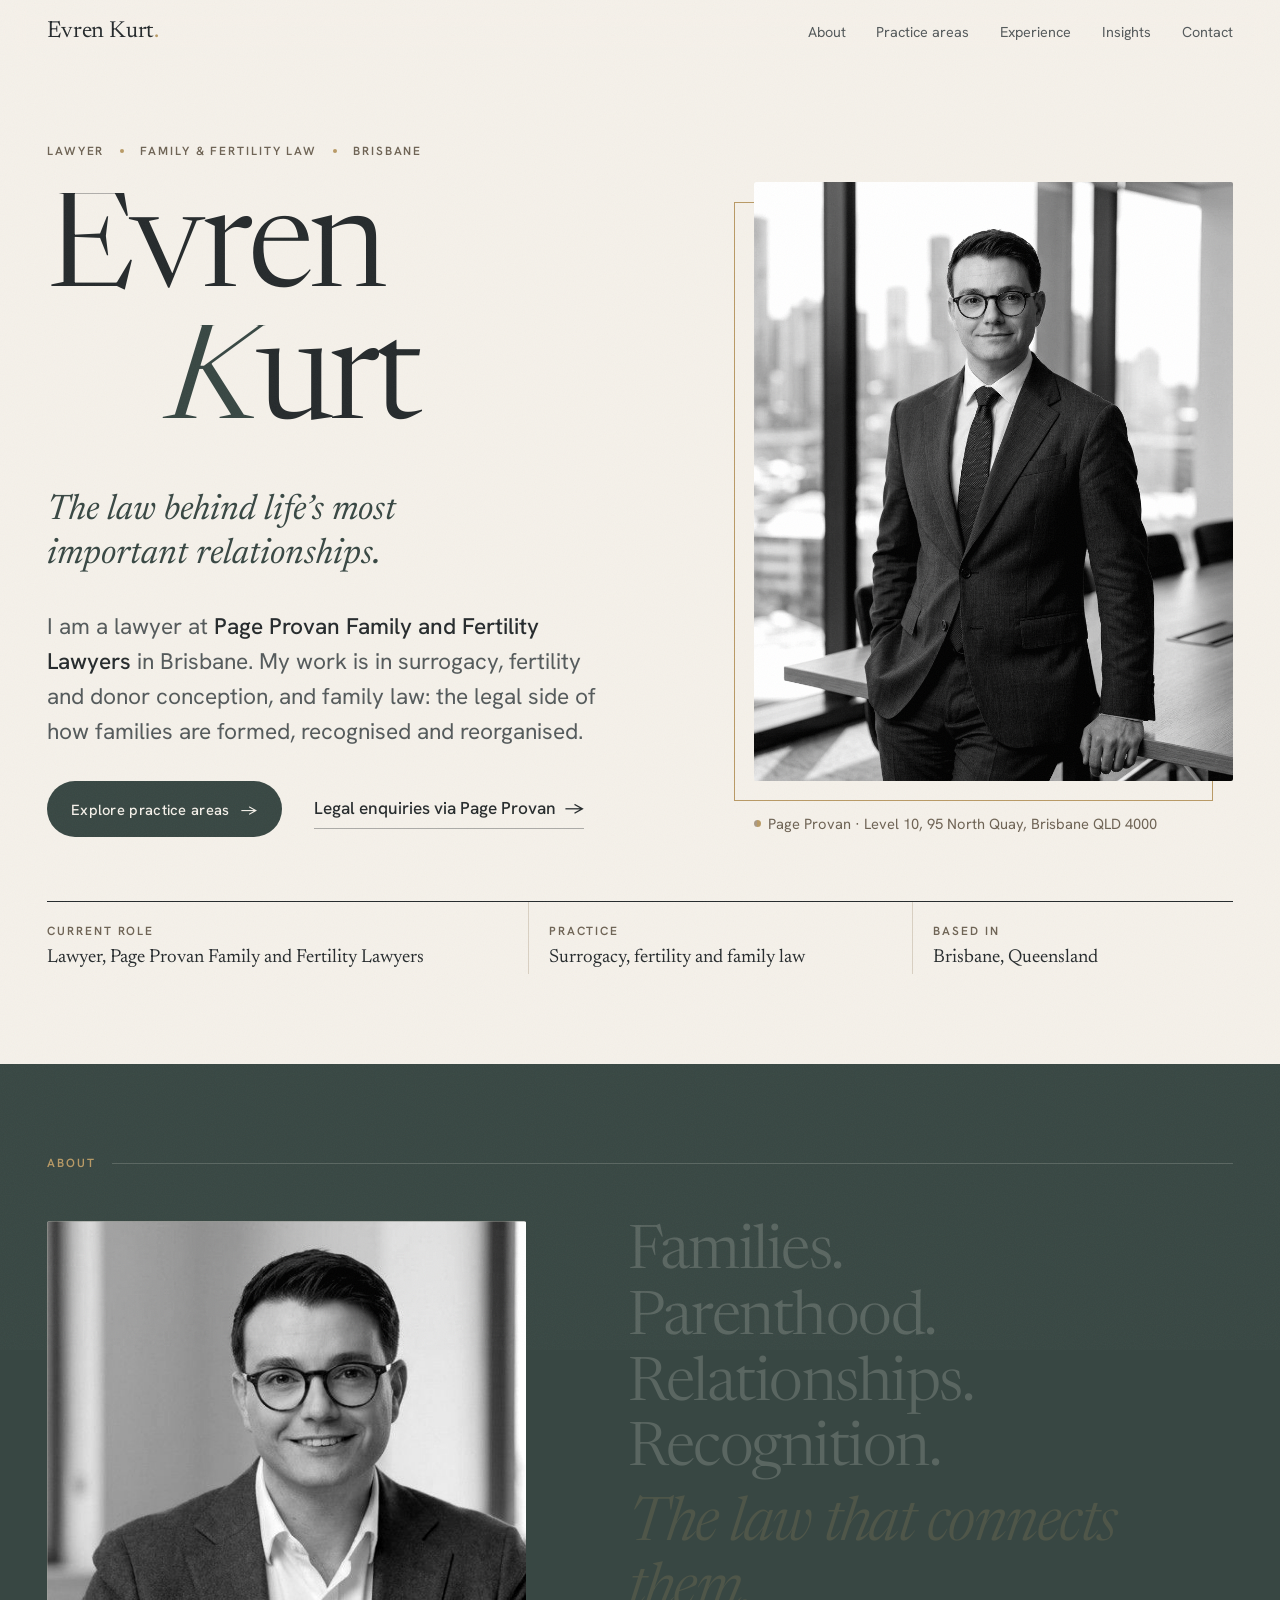
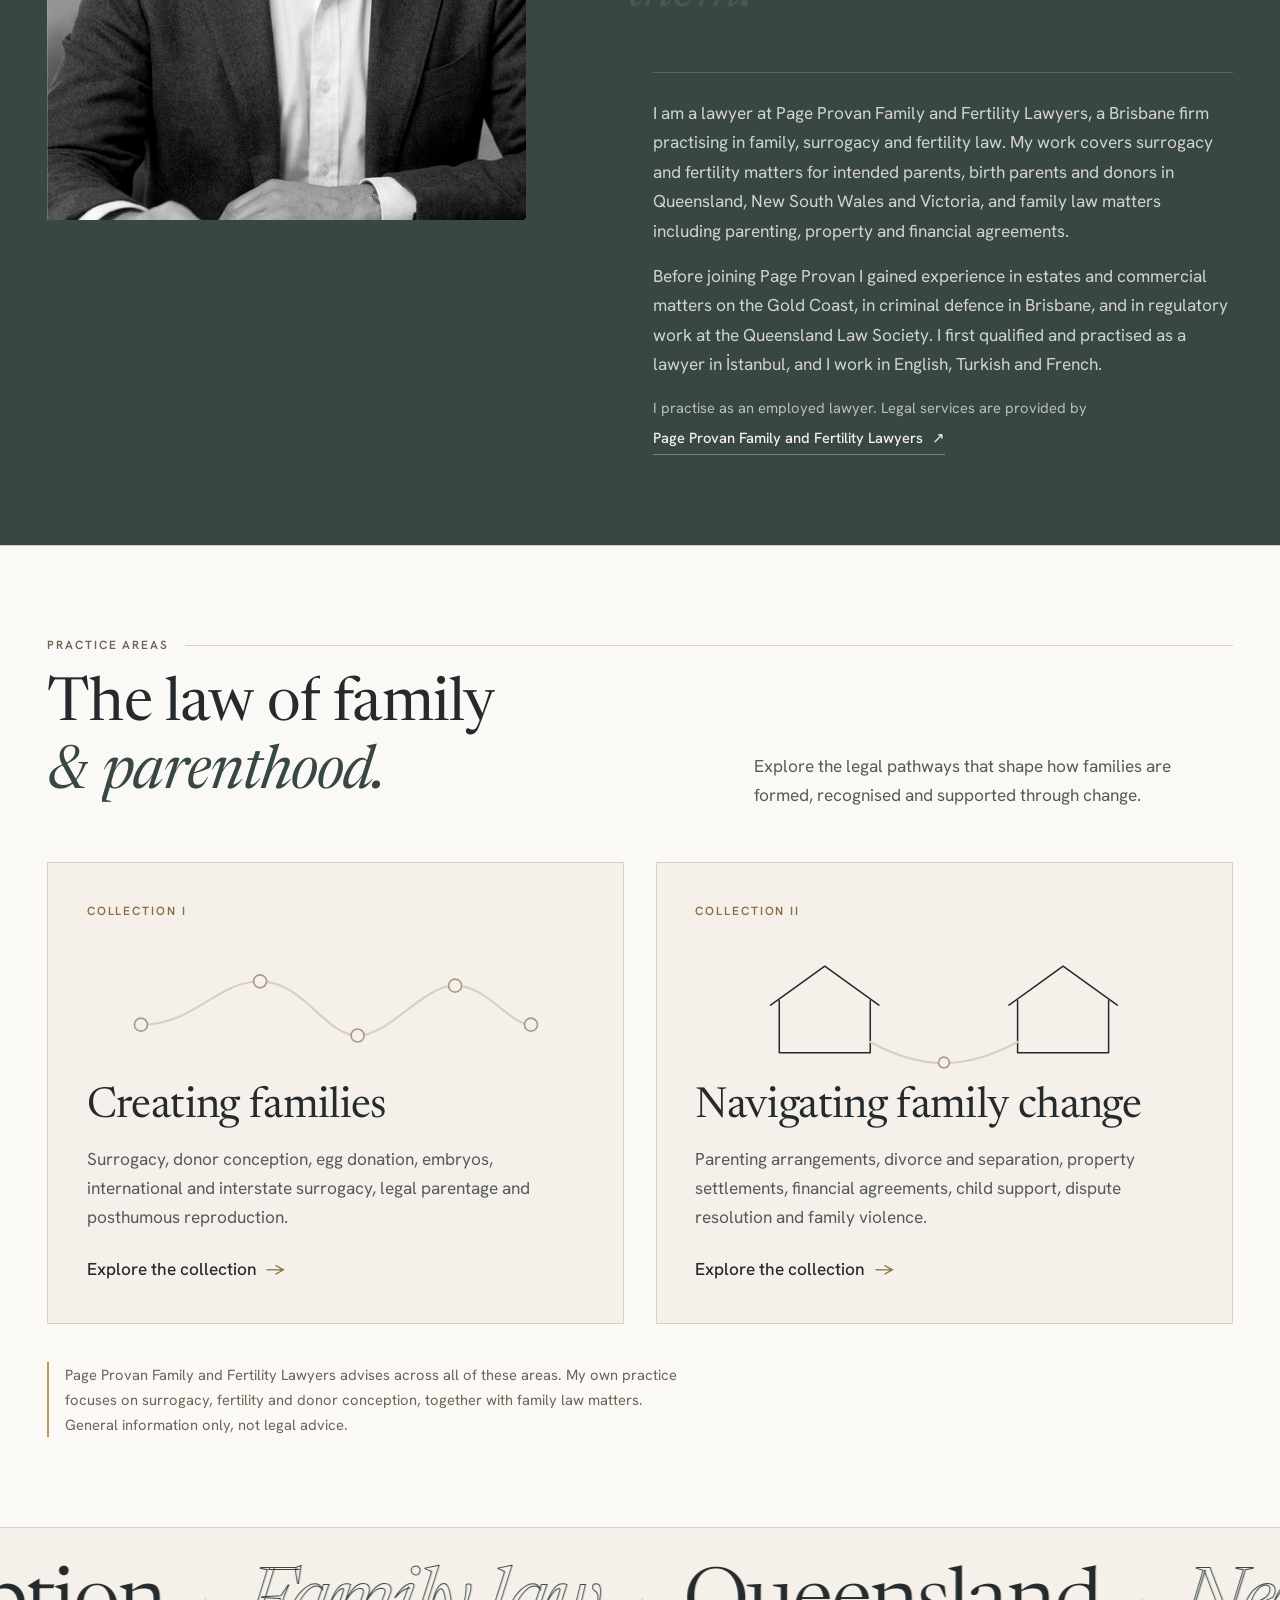
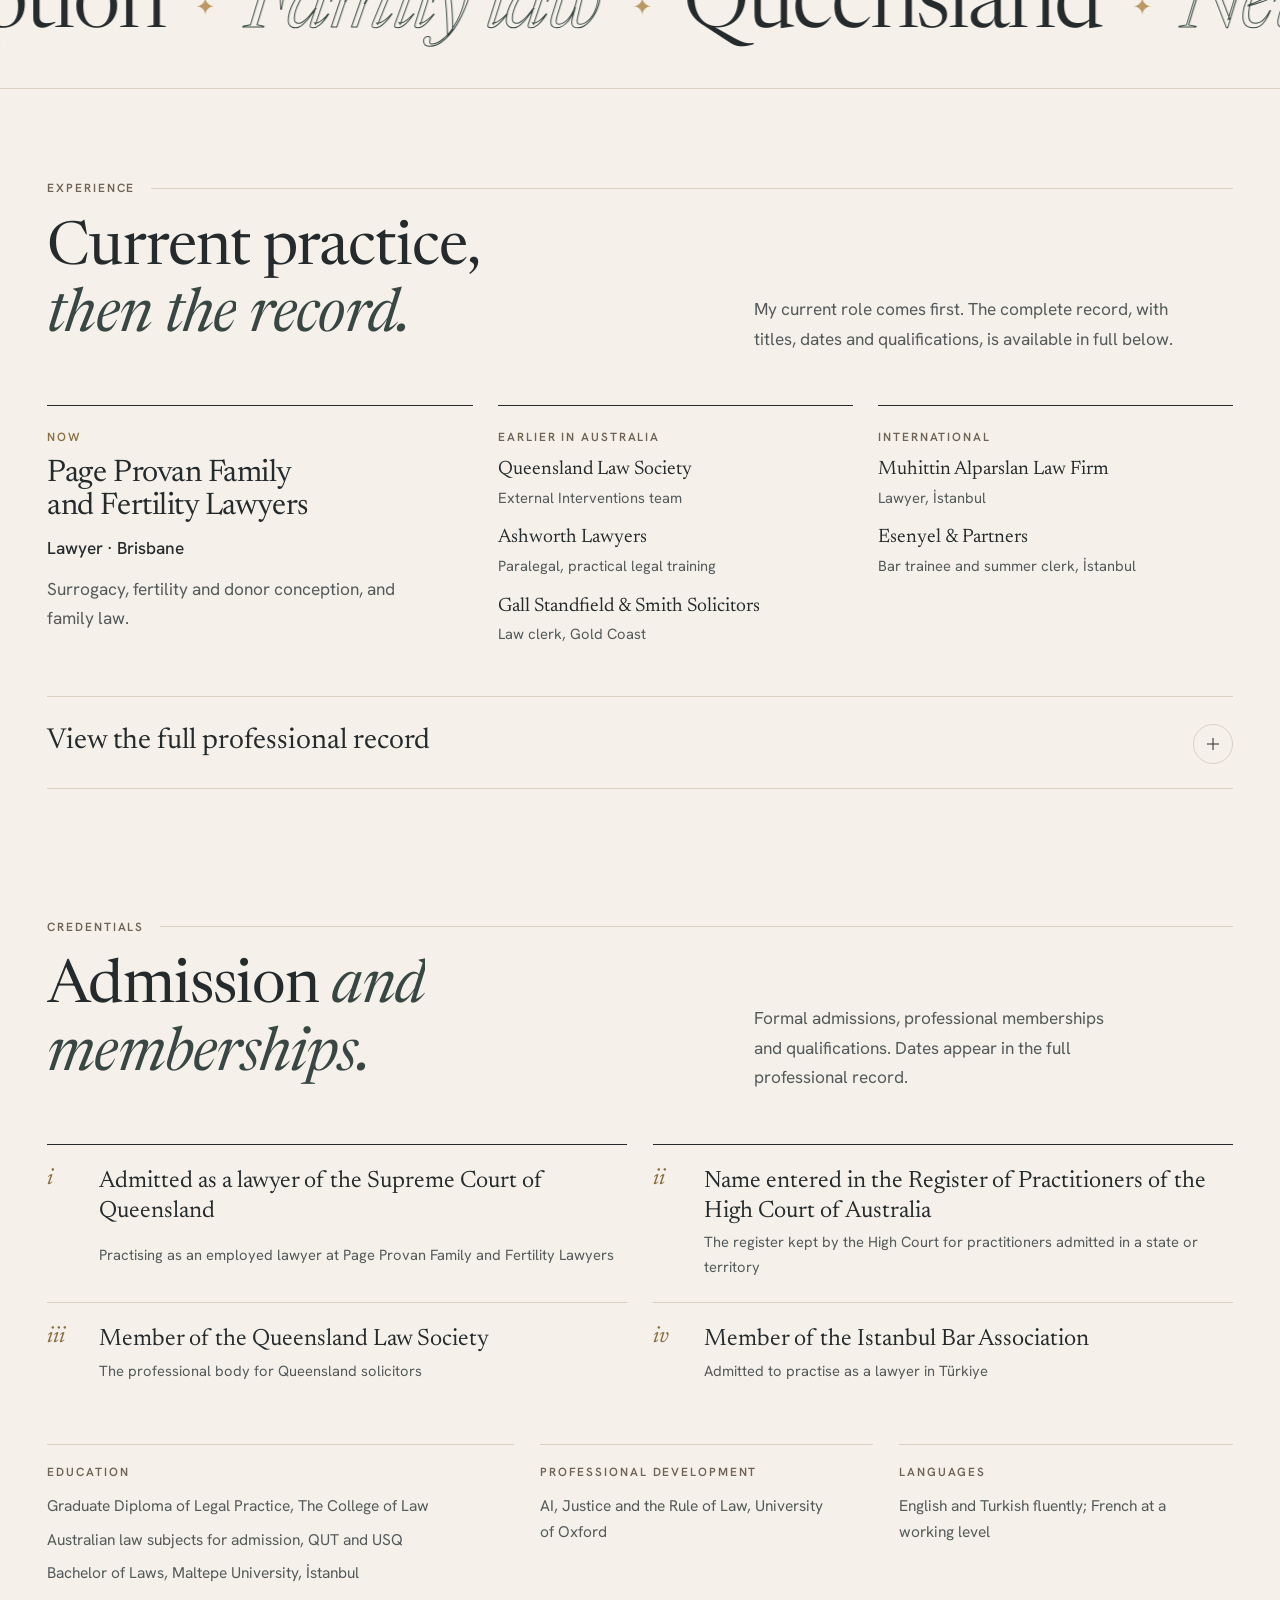
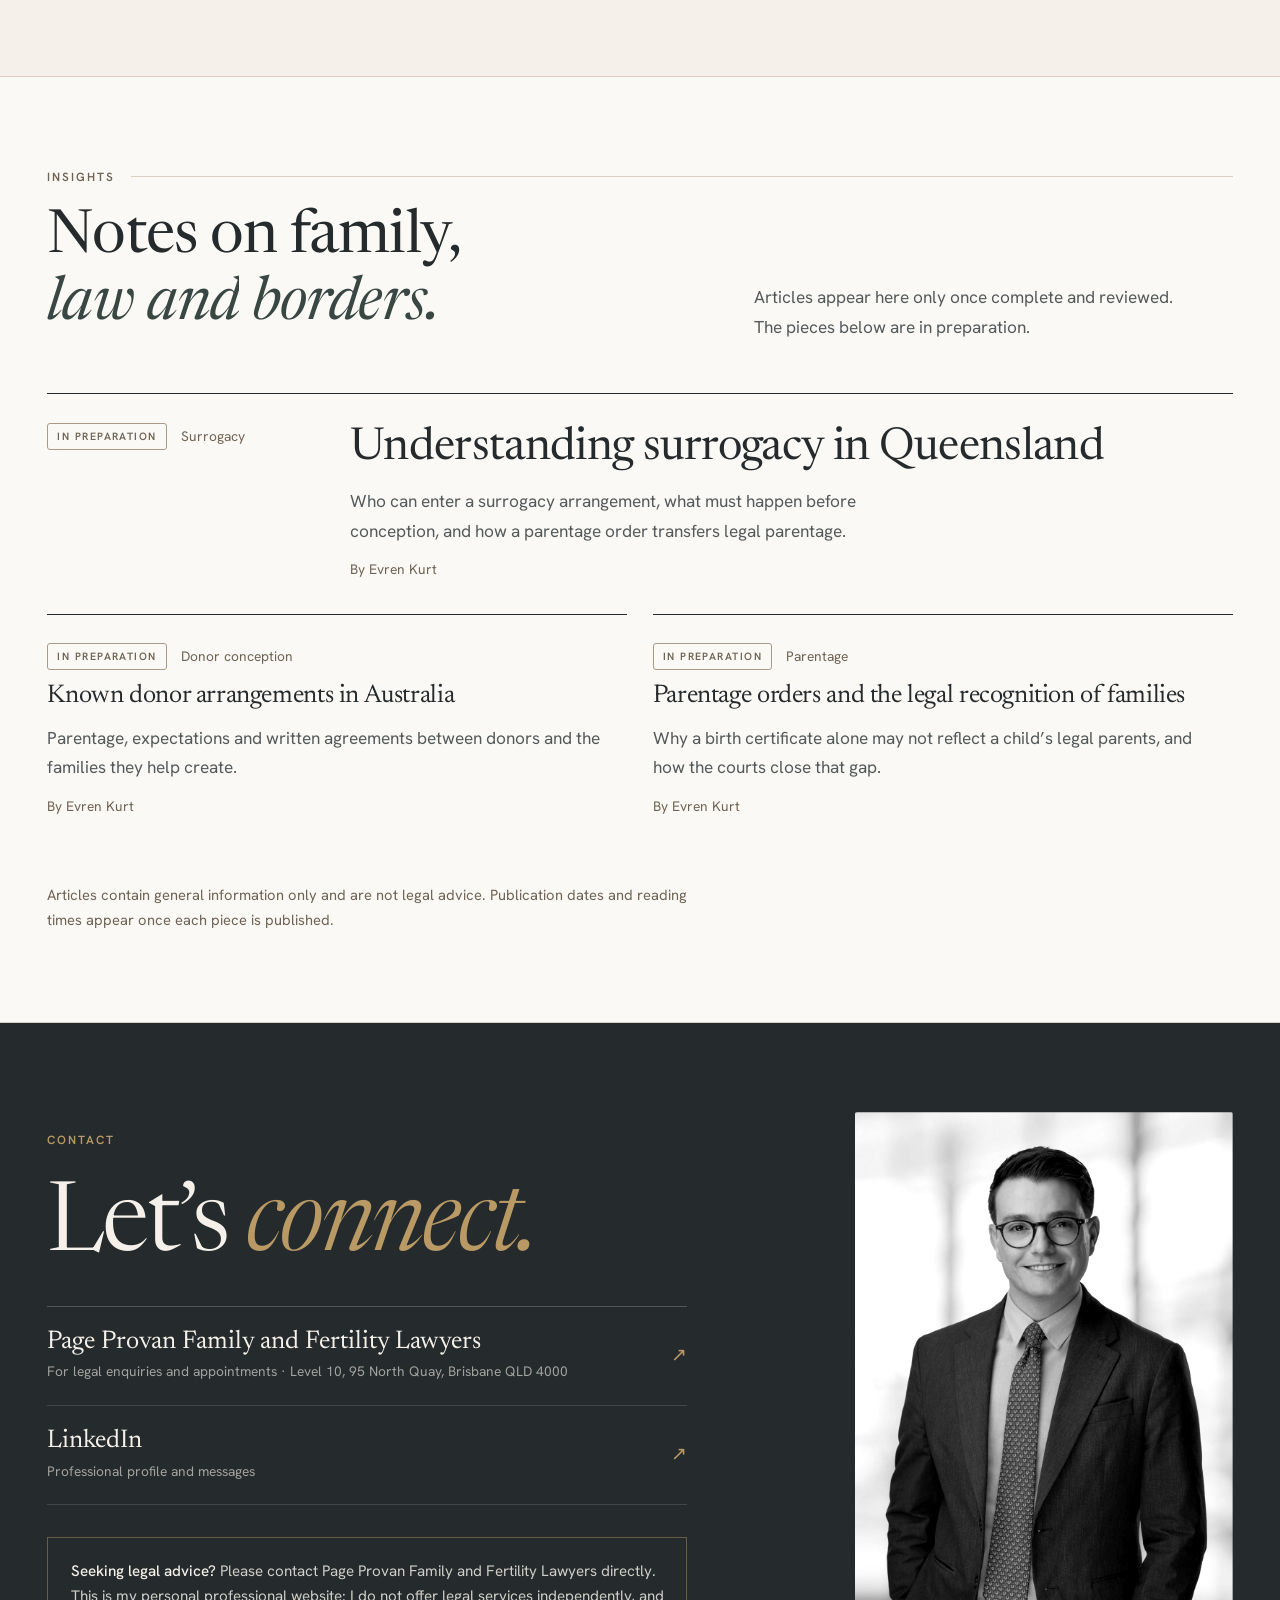
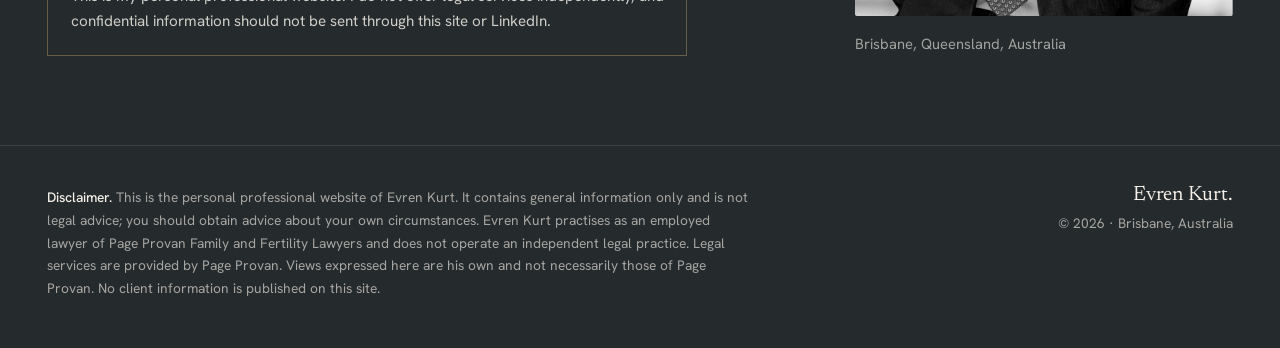
<file: index.html>
<!doctype html>
<html lang="en-AU">
<head>
<meta charset="utf-8">
<meta name="viewport" content="width=device-width, initial-scale=1, viewport-fit=cover">
<title>Evren Kurt | Lawyer, Family &amp; Fertility Law, Brisbane</title>
<meta name="description" content="Evren Kurt is a lawyer at Page Provan Family and Fertility Lawyers in Brisbane, working in surrogacy, fertility and donor conception, and family law.">
<meta name="author" content="Evren Kurt">
<meta name="theme-color" content="#F5F1EA">
<link rel="canonical" href="https://evrenkurt.com/">
<meta property="og:type" content="profile">
<meta property="og:site_name" content="Evren Kurt">
<meta property="og:title" content="Evren Kurt | Lawyer, Family &amp; Fertility Law">
<meta property="og:description" content="The law behind life’s most important relationships. Lawyer at Page Provan Family and Fertility Lawyers, Brisbane.">
<meta property="og:url" content="https://evrenkurt.com/">
<meta property="og:image" content="https://evrenkurt.com/og-image.jpg">
<meta property="og:image:width" content="1200">
<meta property="og:image:height" content="630">
<meta property="og:locale" content="en_AU">
<meta name="twitter:card" content="summary_large_image">
<meta name="twitter:title" content="Evren Kurt | Lawyer, Family &amp; Fertility Law">
<meta name="twitter:description" content="Lawyer at Page Provan Family and Fertility Lawyers, Brisbane.">
<meta name="twitter:image" content="https://evrenkurt.com/og-image.jpg">
<link rel="icon" href="favicon.svg" type="image/svg+xml">
<link rel="preconnect" href="https://fonts.googleapis.com">
<link rel="preconnect" href="https://fonts.gstatic.com" crossorigin>
<link rel="stylesheet" href="https://fonts.googleapis.com/css2?family=Hanken+Grotesk:wght@400;500;600&family=Newsreader:ital,opsz,wght@0,6..72,300..500;1,6..72,300..500&display=swap">
<link rel="stylesheet" href="style.css?v=7">
<script>
/* Opening titles: once per visit, never with reduced motion. Fails safe after 4 seconds. */
(function(){try{var d=document.documentElement;d.classList.add("js");
if(window.matchMedia("(prefers-reduced-motion: reduce)").matches)return;
var seen=false;try{seen=sessionStorage.getItem("ek-intro")==="1";}catch(e){}
if(seen)return;d.classList.add("intro");
setTimeout(function(){d.classList.remove("intro");},4000);}catch(e){}})();
</script>
<script type="application/ld+json">
{
  "@context": "https://schema.org",
  "@type": "Person",
  "name": "Evren Kurt",
  "alternateName": "Muhittin Evren Kurt",
  "jobTitle": "Lawyer",
  "worksFor": { "@type": "LegalService", "name": "Page Provan Family and Fertility Lawyers", "url": "https://www.pageprovan.com.au", "address": { "@type": "PostalAddress", "streetAddress": "Level 10, 95 North Quay", "addressLocality": "Brisbane", "addressRegion": "QLD", "postalCode": "4000", "addressCountry": "AU" } },
  "address": { "@type": "PostalAddress", "addressLocality": "Brisbane", "addressRegion": "QLD", "addressCountry": "AU" },
  "alumniOf": [
    { "@type": "CollegeOrUniversity", "name": "Maltepe University" },
    { "@type": "CollegeOrUniversity", "name": "Queensland University of Technology" },
    { "@type": "CollegeOrUniversity", "name": "University of Southern Queensland" },
    { "@type": "EducationalOrganization", "name": "The College of Law" }
  ],
  "memberOf": [
    { "@type": "Organization", "name": "Queensland Law Society" },
    { "@type": "Organization", "name": "Istanbul Bar Association" }
  ],
  "knowsLanguage": ["English", "Turkish", "French"],
  "knowsAbout": ["Surrogacy law", "Fertility law", "Donor conception", "Family law"],
  "sameAs": ["https://www.linkedin.com/in/evrenkurt"],
  "url": "https://evrenkurt.com/"
}
</script>
</head>
<body>
<a class="skip" href="#main">Skip to content</a>

<div class="intro-veil" aria-hidden="true">
  <svg class="iv-name" viewBox="0 0 900 200"><text x="450" y="140" text-anchor="middle">Evren Kurt</text></svg>
  <span class="iv-rule"></span>
  <span class="iv-cap">Lawyer · Brisbane</span>
</div>

<header class="site-header">
  <div class="wrap">
    <a class="wordmark" href="#top" aria-label="Evren Kurt, home">Evren Kurt<i>.</i></a>
    <button class="menu-btn" type="button" aria-expanded="false" aria-controls="site-nav"><span class="lbl">Menu</span><span class="bars" aria-hidden="true"></span></button>
    <nav class="nav" id="site-nav" aria-label="Main">
      <ul>
        <li class="nav-home"><a href="#top">Home</a></li>
        <li><a href="#about">About</a></li>
        <li><a href="#practice">Practice areas</a></li>
        <li><a href="#experience">Experience</a></li>
        <li><a href="#insights">Insights</a></li>
        <li><a href="#contact">Contact</a></li>
      </ul>
    </nav>
  </div>
  <span class="scroll-meter" aria-hidden="true"></span>
</header>

<main id="main">

  <!-- 1. CURRENT PROFESSIONAL IDENTITY -->
  <section class="hero" id="top" aria-labelledby="hero-title">
    <div class="wrap">
      <div class="grid">
        <div class="hero-text">
          <p class="kicker cap"><span>Lawyer</span><span class="dot" aria-hidden="true"></span><span>Family &amp; Fertility Law</span><span class="dot" aria-hidden="true"></span><span>Brisbane</span></p>
          <h1 id="hero-title" aria-label="Evren Kurt"><span class="ln" aria-hidden="true"><span><span class="ch" style="--c:0">E</span><span class="ch" style="--c:1">v</span><span class="ch" style="--c:2">r</span><span class="ch" style="--c:3">e</span><span class="ch" style="--c:4">n</span></span></span><span class="ln" aria-hidden="true"><span><span class="ch" style="--c:0">K</span><span class="ch" style="--c:1">u</span><span class="ch" style="--c:2">r</span><span class="ch" style="--c:3">t</span></span></span></h1>
          <p class="statement">The law behind life’s most important relationships.</p>
          <p class="hero-intro">I am a lawyer at <strong>Page Provan Family and Fertility Lawyers</strong> in Brisbane. My work is in surrogacy, fertility and donor conception, and family law: the legal side of how families are formed, recognised and reorganised.</p>
          <div class="hero-cta">
            <a class="btn" href="#practice">Explore practice areas <span class="ar" aria-hidden="true">→</span></a>
            <a class="ulink" href="#contact">Legal enquiries via Page Provan <span class="ar" aria-hidden="true">→</span></a>
          </div>
        </div>
        <figure class="portrait">
          <div class="stack"><div class="frame"><img src="portrait-boardroom.jpg" alt="Evren Kurt in a charcoal suit, resting his hand on a boardroom table with the Brisbane skyline behind" width="928" height="1152" fetchpriority="high"></div></div>
          <figcaption><span class="photo-hint">Page Provan · Level 10, 95 North Quay, Brisbane QLD 4000</span></figcaption>
        </figure>
      </div>
      <div class="facts">
        <div><span class="cap">Current role</span><p>Lawyer, Page Provan Family and Fertility Lawyers</p></div>
        <div><span class="cap">Practice</span><p>Surrogacy, fertility and family law</p></div>
        <div><span class="cap">Based in</span><p>Brisbane, Queensland</p></div>
      </div>
    </div>
  </section>

  <!-- 2. PROFESSIONAL INTRODUCTION -->
  <section class="sec spread-olive practice-intro" id="about" aria-labelledby="about-title">
    <div class="wrap">
      <div class="sec-head">
        <span class="label cap">About</span>
        <h2 id="about-title" class="visually-hidden">About Evren Kurt</h2>
      </div>
      <div class="grid pi-grid">
        <figure class="about-photo">
          <div class="frame"><img src="portrait-desk.jpg" alt="Evren Kurt smiling, seated at a desk in an office with bookshelves and plants" width="1376" height="672" loading="lazy"></div>
        </figure>
        <div class="pi-text">
          <ul class="themes" aria-label="What my work is about">
            <li>Families.</li>
            <li>Parenthood.</li>
            <li>Relationships.</li>
            <li>Recognition.</li>
            <li class="last">The law that connects them.</li>
          </ul>
          <div class="pi-body">
            <p>I am a lawyer at Page Provan Family and Fertility Lawyers, a Brisbane firm practising in family, surrogacy and fertility law. My work covers surrogacy and fertility matters for intended parents, birth parents and donors in Queensland, New South Wales and Victoria, and family law matters including parenting, property and financial agreements.</p>
            <p>Before joining Page Provan I gained experience in estates and commercial matters on the Gold Coast, in criminal defence in Brisbane, and in regulatory work at the Queensland Law Society. I first qualified and practised as a lawyer in İstanbul, and I work in English, Turkish and French.</p>
            <p class="pi-firm">I practise as an employed lawyer. Legal services are provided by <a class="ulink" href="https://www.pageprovan.com.au" target="_blank" rel="noopener">Page Provan Family and Fertility Lawyers <span class="ar" aria-hidden="true">↗</span></a></p>
          </div>
        </div>
      </div>
    </div>
  </section>

  <!-- 3. THE LAW OF FAMILY & PARENTHOOD: entry points -->
  <section class="sec lofp" id="practice" aria-labelledby="practice-title">
    <span id="focus" class="anchor" aria-hidden="true"></span>
    <div class="wrap">
      <div class="sec-head reveal">
        <span class="label cap">Practice areas</span>
        <h2 id="practice-title">The law of family <em>&amp; parenthood.</em></h2>
        <p>Explore the legal pathways that shape how families are formed, recognised and supported through change.</p>
      </div>
      <div class="entries">
        <a class="entry" href="creating-families.html">
          <span class="cap">Collection i</span>
          <svg class="entry-art" viewBox="0 0 400 120" aria-hidden="true"><path class="ln base" d="M20 80 C 70 80, 90 40, 130 40 S 190 90, 220 90 S 280 44, 310 44 S 360 80, 380 80"/><path class="ln prog" pathLength="1" d="M20 80 C 70 80, 90 40, 130 40 S 190 90, 220 90 S 280 44, 310 44 S 360 80, 380 80"/><circle cx="20" cy="80" r="6"/><circle cx="130" cy="40" r="6"/><circle cx="220" cy="90" r="6"/><circle cx="310" cy="44" r="6"/><circle cx="380" cy="80" r="6"/></svg>
          <h3>Creating families</h3>
          <p>Surrogacy, donor conception, egg donation, embryos, international and interstate surrogacy, legal parentage and posthumous reproduction.</p>
          <span class="go">Explore the collection <span class="ar" aria-hidden="true">→</span></span>
        </a>
        <a class="entry" href="family-change.html">
          <span class="cap">Collection ii</span>
          <svg class="entry-art" viewBox="0 0 400 120" aria-hidden="true"><path class="ln" d="M40 62 L90 26 L140 62 M48 58 V106 H132 V58"/><path class="ln" d="M260 62 L310 26 L360 62 M268 58 V106 H352 V58"/><path class="ln base" d="M132 96 C 180 122, 220 122, 268 96"/><path class="ln prog" pathLength="1" d="M132 96 C 180 122, 220 122, 268 96"/><circle cx="200" cy="115" r="5"/></svg>
          <h3>Navigating family change</h3>
          <p>Parenting arrangements, divorce and separation, property settlements, financial agreements, child support, dispute resolution and family violence.</p>
          <span class="go">Explore the collection <span class="ar" aria-hidden="true">→</span></span>
        </a>
      </div>
      <p class="lofp-note">Page Provan Family and Fertility Lawyers advises across all of these areas. My own practice focuses on surrogacy, fertility and donor conception, together with family law matters. General information only, not legal advice.</p>
    </div>
  </section>

  <!-- MARQUEE -->
  <div class="marquee" aria-hidden="true">
    <div class="mq-track"><div class="mq-set"><span>Surrogacy</span><i>✦</i><span class="o">Fertility</span><i>✦</i><span>Donor conception</span><i>✦</i><span class="o">Family law</span><i>✦</i><span>Queensland</span><i>✦</i><span class="o">New South Wales</span><i>✦</i><span>Victoria</span><i>✦</i></div></div>
  </div>

  <!-- 4. EXPERIENCE -->
  <section class="sec" id="experience" aria-labelledby="experience-title">
    <span id="career" class="anchor" aria-hidden="true"></span>
    <div class="wrap">
      <div class="sec-head reveal">
        <span class="label cap">Experience</span>
        <h2 id="experience-title">Current practice, <em>then the record.</em></h2>
        <p>My current role comes first. The complete record, with titles, dates and qualifications, is available in full below.</p>
      </div>

      <div class="xp-groups stagger">
        <article class="xp-group now">
          <span class="cap">Now</span>
          <h3>Page Provan Family and Fertility Lawyers</h3>
          <p class="role">Lawyer · Brisbane</p>
          <p>Surrogacy, fertility and donor conception, and family law.</p>
        </article>
        <article class="xp-group">
          <span class="cap">Earlier in Australia</span>
          <ul>
            <li><b>Queensland Law Society</b><span>External Interventions team</span></li>
            <li><b>Ashworth Lawyers</b><span>Paralegal, practical legal training</span></li>
            <li><b>Gall Standfield &amp; Smith Solicitors</b><span>Law clerk, Gold Coast</span></li>
          </ul>
        </article>
        <article class="xp-group">
          <span class="cap">International</span>
          <ul>
            <li><b>Muhittin Alparslan Law Firm</b><span>Lawyer, İstanbul</span></li>
            <li><b>Esenyel &amp; Partners</b><span>Bar trainee and summer clerk, İstanbul</span></li>
          </ul>
        </article>
      </div>

      <div class="record-wrap">
        <button class="record-toggle" type="button" aria-expanded="false" aria-controls="record"><span class="rt-l">View the full professional record</span><span class="plus" aria-hidden="true"></span></button>
        <div class="record" id="record">
          <div>
            <h3 class="rec-h"><span class="cap">01</span>Current practice</h3>
            <ol class="timeline">
              <li class="tl-item is-now">
                <div class="tl-when">Jul 2026<br>to now</div><div class="tl-dot" aria-hidden="true"></div>
                <div class="tl-body">
                  <button class="tl-toggle" type="button" aria-expanded="true">
                    <span class="tl-h">Lawyer</span>
                    <span class="tl-meta"><span class="tag">Practice</span>Page Provan Family and Fertility Lawyers · Brisbane</span>
                    <span class="plus" aria-hidden="true"></span>
                  </button>
                  <div class="tl-detail"><div><ul>
                    <li>Law graduate from July 2026; lawyer from September 2026</li>
                    <li>Domestic surrogacy matters from first consultation to parentage orders and birth registration, under the Surrogacy Act 2010 (Qld) and the Surrogacy Act 2010 (NSW)</li>
                    <li>Advice on international surrogacy, including risks in destination countries, citizenship by descent and parenting orders on return to Australia</li>
                    <li>Assisting on urgent applications to the Supreme Court of New South Wales concerning the posthumous use of reproductive material</li>
                    <li>Known donor agreements, and the export and use of stored gametes and embryos</li>
                    <li>Parenting, property and binding financial agreement matters in the Federal Circuit and Family Court of Australia</li>
                  </ul></div></div>
                </div>
              </li>
            </ol>

            <h3 class="rec-h"><span class="cap">02</span>Earlier Australian experience</h3>
            <ol class="timeline">
              <li class="tl-item">
                <div class="tl-when">May to<br>Jun 2026</div><div class="tl-dot" aria-hidden="true"></div>
                <div class="tl-body">
                  <button class="tl-toggle" type="button" aria-expanded="false">
                    <span class="tl-h">Paralegal, practical legal training</span>
                    <span class="tl-meta"><span class="tag">Training</span>Ashworth Lawyers · Brisbane · Criminal law</span>
                    <span class="plus" aria-hidden="true"></span>
                  </button>
                  <div class="tl-detail"><div><ul>
                    <li>Attended court with the firm’s lawyers and counsel</li>
                    <li>Written submissions on sentence, supported by tables of comparable sentencing authorities</li>
                    <li>Research memoranda on state and Commonwealth offences, and practice guides on digital evidence and suppression orders</li>
                  </ul></div></div>
                </div>
              </li>
              <li class="tl-item">
                <div class="tl-when">Mar 2024<br>to Jun 2026</div><div class="tl-dot" aria-hidden="true"></div>
                <div class="tl-body">
                  <button class="tl-toggle" type="button" aria-expanded="false">
                    <span class="tl-h">Administration Assistant, External Interventions</span>
                    <span class="tl-meta"><span class="tag">Regulatory</span>Queensland Law Society · Enforcement and Investigation</span>
                    <span class="plus" aria-hidden="true"></span>
                  </button>
                  <div class="tl-detail"><div><ul>
                    <li>Supported the team exercising the Society’s regulatory powers under the Legal Profession Act 2007 (Qld)</li>
                    <li>Worked on external interventions into law practices and trust account investigations</li>
                    <li>Managed the team’s central inbox, triaging enquiries from practitioners, former clients and the public</li>
                    <li>Supervised the safe custody of wills, deeds and client documents</li>
                  </ul></div></div>
                </div>
              </li>
              <li class="tl-item">
                <div class="tl-when">Sep 2021<br>to Feb 2024</div><div class="tl-dot" aria-hidden="true"></div>
                <div class="tl-body">
                  <button class="tl-toggle" type="button" aria-expanded="false">
                    <span class="tl-h">Law clerk</span>
                    <span class="tl-meta"><span class="tag">Practice</span>Gall Standfield &amp; Smith Solicitors · Gold Coast</span>
                    <span class="plus" aria-hidden="true"></span>
                  </button>
                  <div class="tl-detail"><div><ul>
                    <li>Wills, enduring powers of attorney and applications for grants of probate in the Supreme Court of Queensland</li>
                    <li>Residential and commercial conveyancing from contract to electronic settlement</li>
                    <li>More than 200 files managed through their full lifecycle</li>
                  </ul></div></div>
                </div>
              </li>
            </ol>

            <h3 class="rec-h"><span class="cap">03</span>International experience</h3>
            <ol class="timeline">
              <li class="tl-item">
                <div class="tl-when">Aug 2018<br>to Dec 2019</div><div class="tl-dot" aria-hidden="true"></div>
                <div class="tl-body">
                  <button class="tl-toggle" type="button" aria-expanded="false">
                    <span class="tl-h">Lawyer</span>
                    <span class="tl-meta"><span class="tag">Practice</span>Muhittin Alparslan Law Firm · İstanbul</span>
                    <span class="plus" aria-hidden="true"></span>
                  </button>
                  <div class="tl-detail"><div><ul>
                    <li>Court proceedings concerning property resumptions and valuation objections</li>
                    <li>Titles, planning approvals and land access for development and mining projects, including municipal hearings</li>
                    <li>Environmental enforcement matters, including the successful defence of two environmental prosecutions</li>
                  </ul></div></div>
                </div>
              </li>
              <li class="tl-item">
                <div class="tl-when">Jul 2017<br>to Jul 2018</div><div class="tl-dot" aria-hidden="true"></div>
                <div class="tl-body">
                  <button class="tl-toggle" type="button" aria-expanded="false">
                    <span class="tl-h">Bar traineeship</span>
                    <span class="tl-meta"><span class="tag">Training</span>Esenyel &amp; Partners · İstanbul</span>
                    <span class="plus" aria-hidden="true"></span>
                  </button>
                  <div class="tl-detail"><div><ul>
                    <li>Statutory traineeship with court attendance in İstanbul and supervised practice</li>
                    <li>Supported charter party, cargo, marine insurance and vessel arrest litigation</li>
                    <li>Vessel sale and purchase agreements for shipowners and insurers</li>
                  </ul></div></div>
                </div>
              </li>
              <li class="tl-item">
                <div class="tl-when">2014<br>to 2016</div><div class="tl-dot" aria-hidden="true"></div>
                <div class="tl-body">
                  <button class="tl-toggle" type="button" aria-expanded="false">
                    <span class="tl-h">Summer clerk</span>
                    <span class="tl-meta"><span class="tag">Practice</span>Esenyel &amp; Partners · İstanbul</span>
                    <span class="plus" aria-hidden="true"></span>
                  </button>
                  <div class="tl-detail"><div><ul>
                    <li>First experience of legal practice, in maritime and commercial law</li>
                  </ul></div></div>
                </div>
              </li>
            </ol>

            <h3 class="rec-h"><span class="cap">04</span>Admission and education</h3>
            <ol class="timeline">
              <li class="tl-item">
                <div class="tl-when">2026</div><div class="tl-dot" aria-hidden="true"></div>
                <div class="tl-body">
                  <button class="tl-toggle" type="button" aria-expanded="false">
                    <span class="tl-h">Admitted as a lawyer of the Supreme Court of Queensland</span>
                    <span class="tl-meta"><span class="tag t-adm">Admission</span>Supreme Court of Queensland</span>
                    <span class="plus" aria-hidden="true"></span>
                  </button>
                  <div class="tl-detail"><div><ul>
                    <li>Name entered in the Register of Practitioners of the High Court of Australia, 2026</li>
                    <li>Member of the Queensland Law Society</li>
                  </ul></div></div>
                </div>
              </li>
              <li class="tl-item">
                <div class="tl-when">2026</div><div class="tl-dot" aria-hidden="true"></div>
                <div class="tl-body">
                  <button class="tl-toggle" type="button" aria-expanded="false">
                    <span class="tl-h">Graduate Diploma of Legal Practice</span>
                    <span class="tl-meta"><span class="tag">Professional training</span>The College of Law · Brisbane</span>
                    <span class="plus" aria-hidden="true"></span>
                  </button>
                  <div class="tl-detail"><div><ul>
                    <li>The practical legal training qualification required for admission in Queensland</li>
                  </ul></div></div>
                </div>
              </li>
              <li class="tl-item">
                <div class="tl-when">2026</div><div class="tl-dot" aria-hidden="true"></div>
                <div class="tl-body">
                  <button class="tl-toggle" type="button" aria-expanded="false">
                    <span class="tl-h">AI, Justice and the Rule of Law</span>
                    <span class="tl-meta"><span class="tag">Professional development</span>University of Oxford</span>
                    <span class="plus" aria-hidden="true"></span>
                  </button>
                  <div class="tl-detail"><div><ul>
                    <li>Course developed with the University of Oxford’s Faculty of Law, Saïd Business School and Blavatnik School of Government; certificate issued by the Saïd Business School</li>
                  </ul></div></div>
                </div>
              </li>
              <li class="tl-item">
                <div class="tl-when">2025</div><div class="tl-dot" aria-hidden="true"></div>
                <div class="tl-body">
                  <button class="tl-toggle" type="button" aria-expanded="false">
                    <span class="tl-h">Australian law subjects for admission</span>
                    <span class="tl-meta"><span class="tag">Academic subjects</span>Queensland University of Technology and University of Southern Queensland</span>
                    <span class="plus" aria-hidden="true"></span>
                  </button>
                  <div class="tl-detail"><div><ul>
                    <li>Individual subjects set by the Legal Practitioners Admissions Board to complete an overseas law degree for admission in Queensland</li>
                    <li>GPA 4.85 of 7, completed while working full time</li>
                  </ul></div></div>
                </div>
              </li>
              <li class="tl-item">
                <div class="tl-when">2018</div><div class="tl-dot" aria-hidden="true"></div>
                <div class="tl-body">
                  <button class="tl-toggle" type="button" aria-expanded="false">
                    <span class="tl-h">Admitted to the Istanbul Bar</span>
                    <span class="tl-meta"><span class="tag t-adm">Admission</span>Istanbul Bar Association</span>
                    <span class="plus" aria-hidden="true"></span>
                  </button>
                  <div class="tl-detail"><div><ul>
                    <li>Admitted after the statutory one-year bar traineeship; a current member of the Istanbul Bar Association</li>
                  </ul></div></div>
                </div>
              </li>
              <li class="tl-item">
                <div class="tl-when">2017</div><div class="tl-dot" aria-hidden="true"></div>
                <div class="tl-body">
                  <button class="tl-toggle" type="button" aria-expanded="false">
                    <span class="tl-h">Bachelor of Laws (LLB)</span>
                    <span class="tl-meta"><span class="tag t-deg">Degree</span>Maltepe University · İstanbul</span>
                    <span class="plus" aria-hidden="true"></span>
                  </button>
                  <div class="tl-detail"><div><ul>
                    <li>Bologna-accredited law degree, later assessed for admission in Queensland</li>
                  </ul></div></div>
                </div>
              </li>
            </ol>
            <div class="legend"><span><span class="tag t-deg">Degree</span> a completed degree</span><span><span class="tag">Academic subjects</span> individual subjects, not a degree</span><span><span class="tag t-adm">Admission</span> admission to practise</span></div>
          </div>
        </div>
      </div>
    </div>
  </section>

  <!-- 5. CREDENTIALS AND MEMBERSHIPS -->
  <section class="sec" id="credentials" aria-labelledby="credentials-title">
    <span id="engagement" class="anchor" aria-hidden="true"></span>
    <div class="wrap">
      <div class="sec-head reveal">
        <span class="label cap">Credentials</span>
        <h2 id="credentials-title">Admission <em>and memberships.</em></h2>
        <p>Formal admissions, professional memberships and qualifications. Dates appear in the full professional record.</p>
      </div>
      <ul class="creds stagger">
        <li><span class="n">i</span><b>Admitted as a lawyer of the Supreme Court of Queensland</b><span>Practising as an employed lawyer at Page Provan Family and Fertility Lawyers</span></li>
        <li><span class="n">ii</span><b>Name entered in the Register of Practitioners of the High Court of Australia</b><span>The register kept by the High Court for practitioners admitted in a state or territory</span></li>
        <li><span class="n">iii</span><b>Member of the Queensland Law Society</b><span>The professional body for Queensland solicitors</span></li>
        <li><span class="n">iv</span><b>Member of the Istanbul Bar Association</b><span>Admitted to practise as a lawyer in Türkiye</span></li>
      </ul>
      <div class="quals reveal">
        <div><span class="cap">Education</span><p>Graduate Diploma of Legal Practice, The College of Law</p><p>Australian law subjects for admission, QUT and USQ</p><p>Bachelor of Laws, Maltepe University, İstanbul</p></div>
        <div><span class="cap">Professional development</span><p>AI, Justice and the Rule of Law, University of Oxford</p></div>
        <div><span class="cap">Languages</span><p>English and Turkish fluently; French at a working level</p></div>
      </div>
    </div>
  </section>

  <!-- 6. SELECTED INSIGHTS -->
  <section class="sec journal" id="insights" aria-labelledby="insights-title">
    <span id="journal" class="anchor" aria-hidden="true"></span>
    <div class="wrap">
      <div class="sec-head reveal">
        <span class="label cap">Insights</span>
        <h2 id="insights-title">Notes on family, <em>law and borders.</em></h2>
        <p>Articles appear here only once complete and reviewed. The pieces below are in preparation.</p>
      </div>
      <!-- To publish an article: create a page (for example surrogacy-in-queensland.html), wrap the title in a link,
           replace "In preparation" with the publication date and add a reading time. -->
      <div class="articles stagger">
        <article class="article">
          <div class="a-meta"><span class="status">In preparation</span><span>Surrogacy</span></div>
          <div class="a-main">
            <h3>Understanding surrogacy in Queensland</h3>
            <p>Who can enter a surrogacy arrangement, what must happen before conception, and how a parentage order transfers legal parentage.</p>
            <span class="byline">By Evren Kurt</span>
          </div>
        </article>
        <article class="article">
          <div class="a-meta"><span class="status">In preparation</span><span>Donor conception</span></div>
          <h3>Known donor arrangements in Australia</h3>
          <p>Parentage, expectations and written agreements between donors and the families they help create.</p>
          <span class="byline">By Evren Kurt</span>
        </article>
        <article class="article">
          <div class="a-meta"><span class="status">In preparation</span><span>Parentage</span></div>
          <h3>Parentage orders and the legal recognition of families</h3>
          <p>Why a birth certificate alone may not reflect a child’s legal parents, and how the courts close that gap.</p>
          <span class="byline">By Evren Kurt</span>
        </article>
      </div>
      <p class="journal-note">Articles contain general information only and are not legal advice. Publication dates and reading times appear once each piece is published.</p>
    </div>
  </section>

  <!-- 7. CONTACT AND PAGE PROVAN REFERRAL -->
  <section class="sec spread-dark contact" id="contact" aria-labelledby="contact-title">
    <div class="wrap">
      <div class="grid">
        <div class="contact-text">
          <span class="cap">Contact</span>
          <h2 id="contact-title" class="reveal">Let’s <em>connect.</em></h2>
          <div class="contact-links">
            <a href="https://www.pageprovan.com.au" target="_blank" rel="noopener"><span><b>Page Provan Family and Fertility Lawyers</b><small>For legal enquiries and appointments · Level 10, 95 North Quay, Brisbane QLD 4000</small></span><span class="ar" aria-hidden="true">↗</span></a>
            <a href="https://www.linkedin.com/in/evrenkurt" target="_blank" rel="noopener"><span><b>LinkedIn</b><small>Professional profile and messages</small></span><span class="ar" aria-hidden="true">↗</span></a>
          </div>
          <p class="enquiry"><b>Seeking legal advice?</b> Please contact Page Provan Family and Fertility Lawyers directly. This is my personal professional website: I do not offer legal services independently, and confidential information should not be sent through this site or LinkedIn.</p>
        </div>
        <figure class="contact-photo">
          <div class="frame"><img src="portrait-hero.jpg" alt="Portrait of Evren Kurt, smiling, in a charcoal suit, blue shirt and patterned tie" width="1068" height="1600" loading="lazy"></div>
          <figcaption>Brisbane, Queensland, Australia</figcaption>
        </figure>
      </div>
    </div>
  </section>
</main>

<footer class="site-footer">
  <div class="wrap">
    <div class="grid">
      <p class="disc"><b>Disclaimer.</b> This is the personal professional website of Evren Kurt. It contains general information only and is not legal advice; you should obtain advice about your own circumstances. Evren Kurt practises as an employed lawyer of Page Provan Family and Fertility Lawyers and does not operate an independent legal practice. Legal services are provided by Page Provan. Views expressed here are his own and not necessarily those of Page Provan. No client information is published on this site.</p>
      <div class="side">
        <span class="wordmark">Evren Kurt.</span>
        <span>© <span id="year">2026</span> · Brisbane, Australia</span>
      </div>
    </div>
  </div>
</footer>

<script src="main.js?v=5" defer></script>
</body>
</html>
</file>
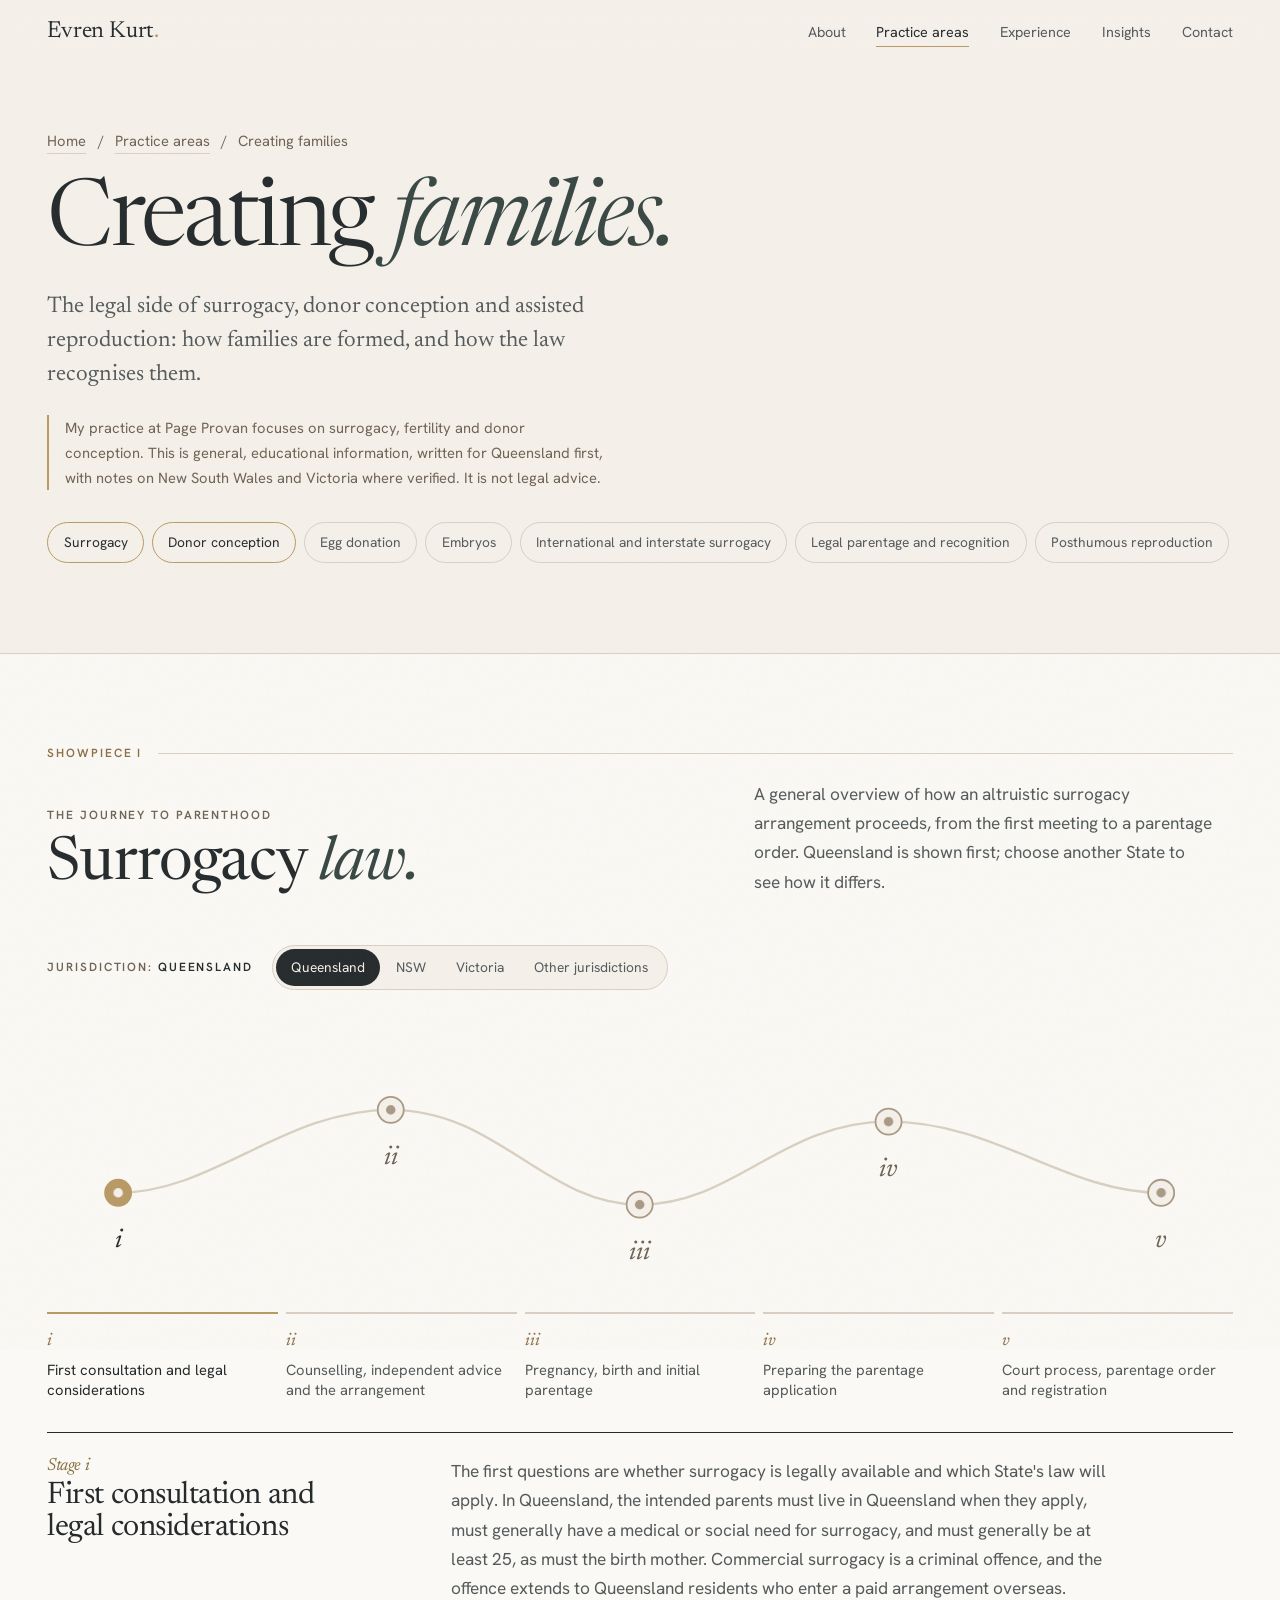
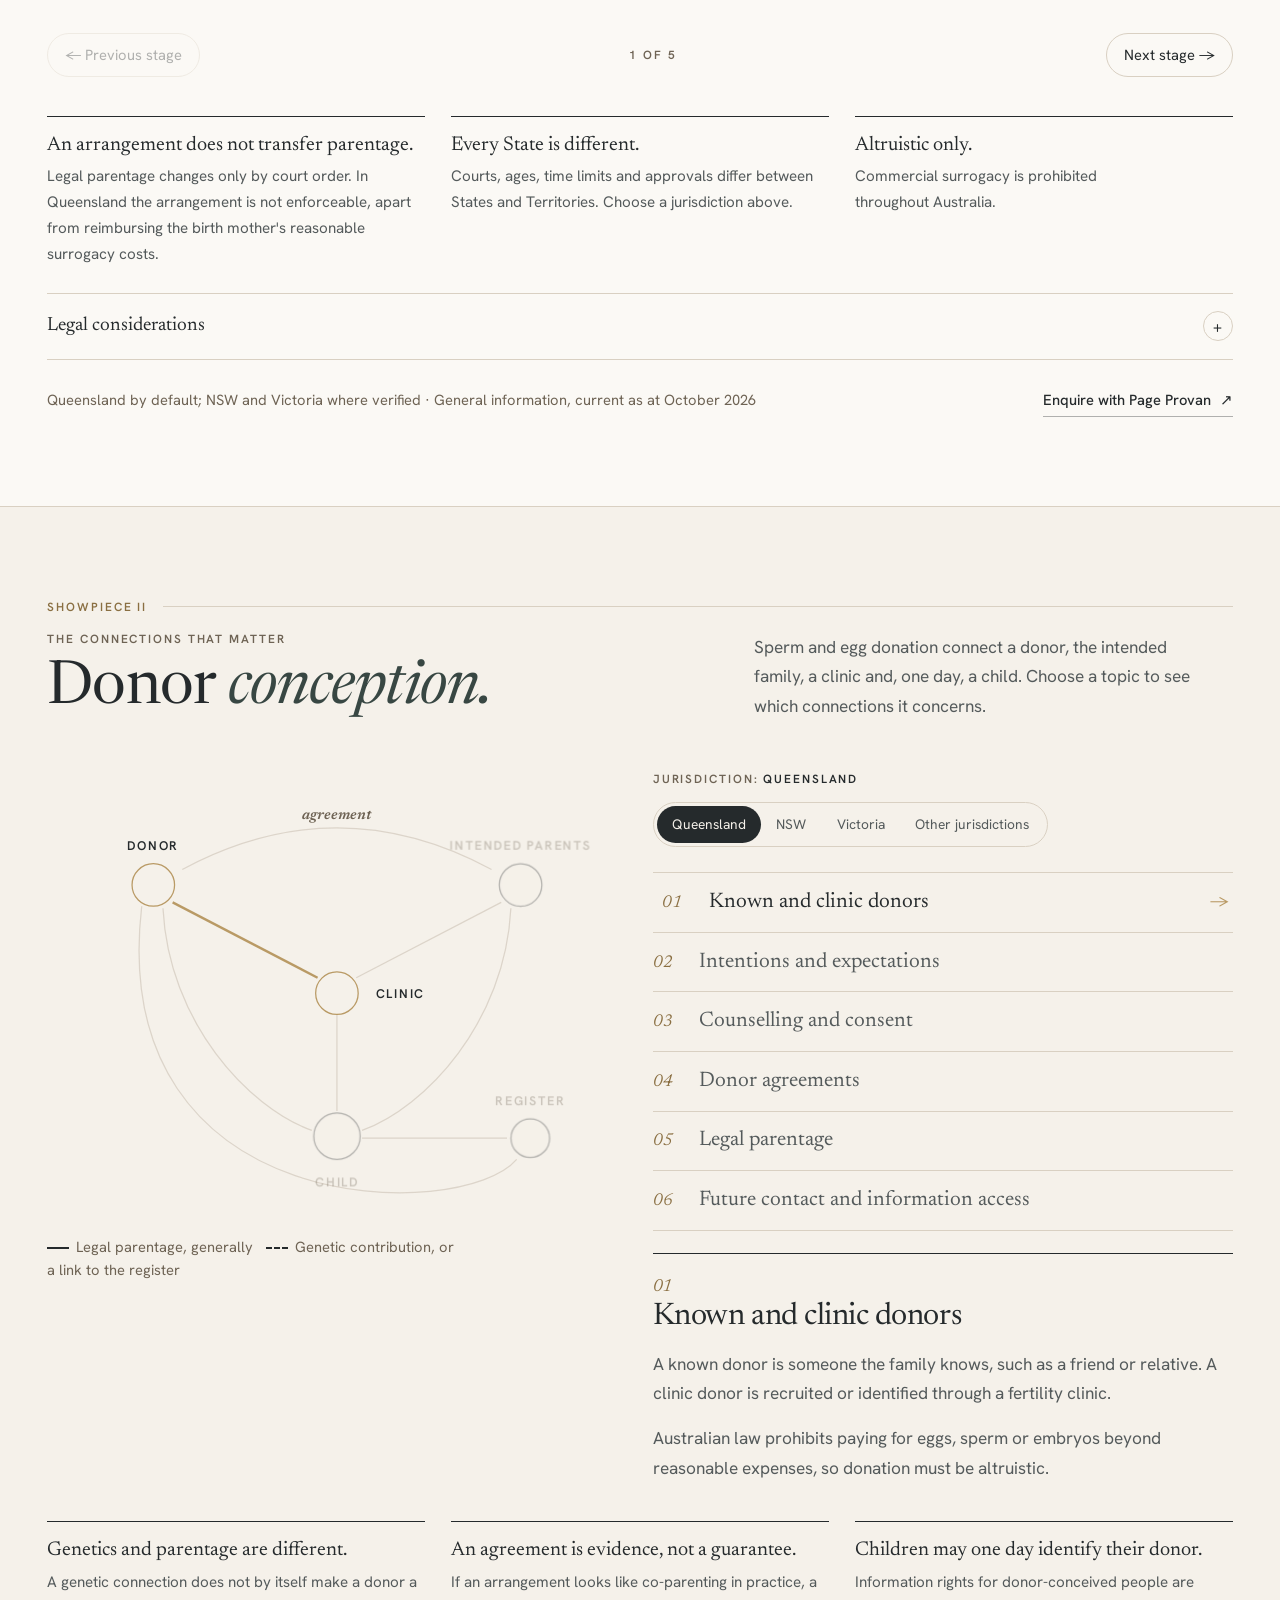
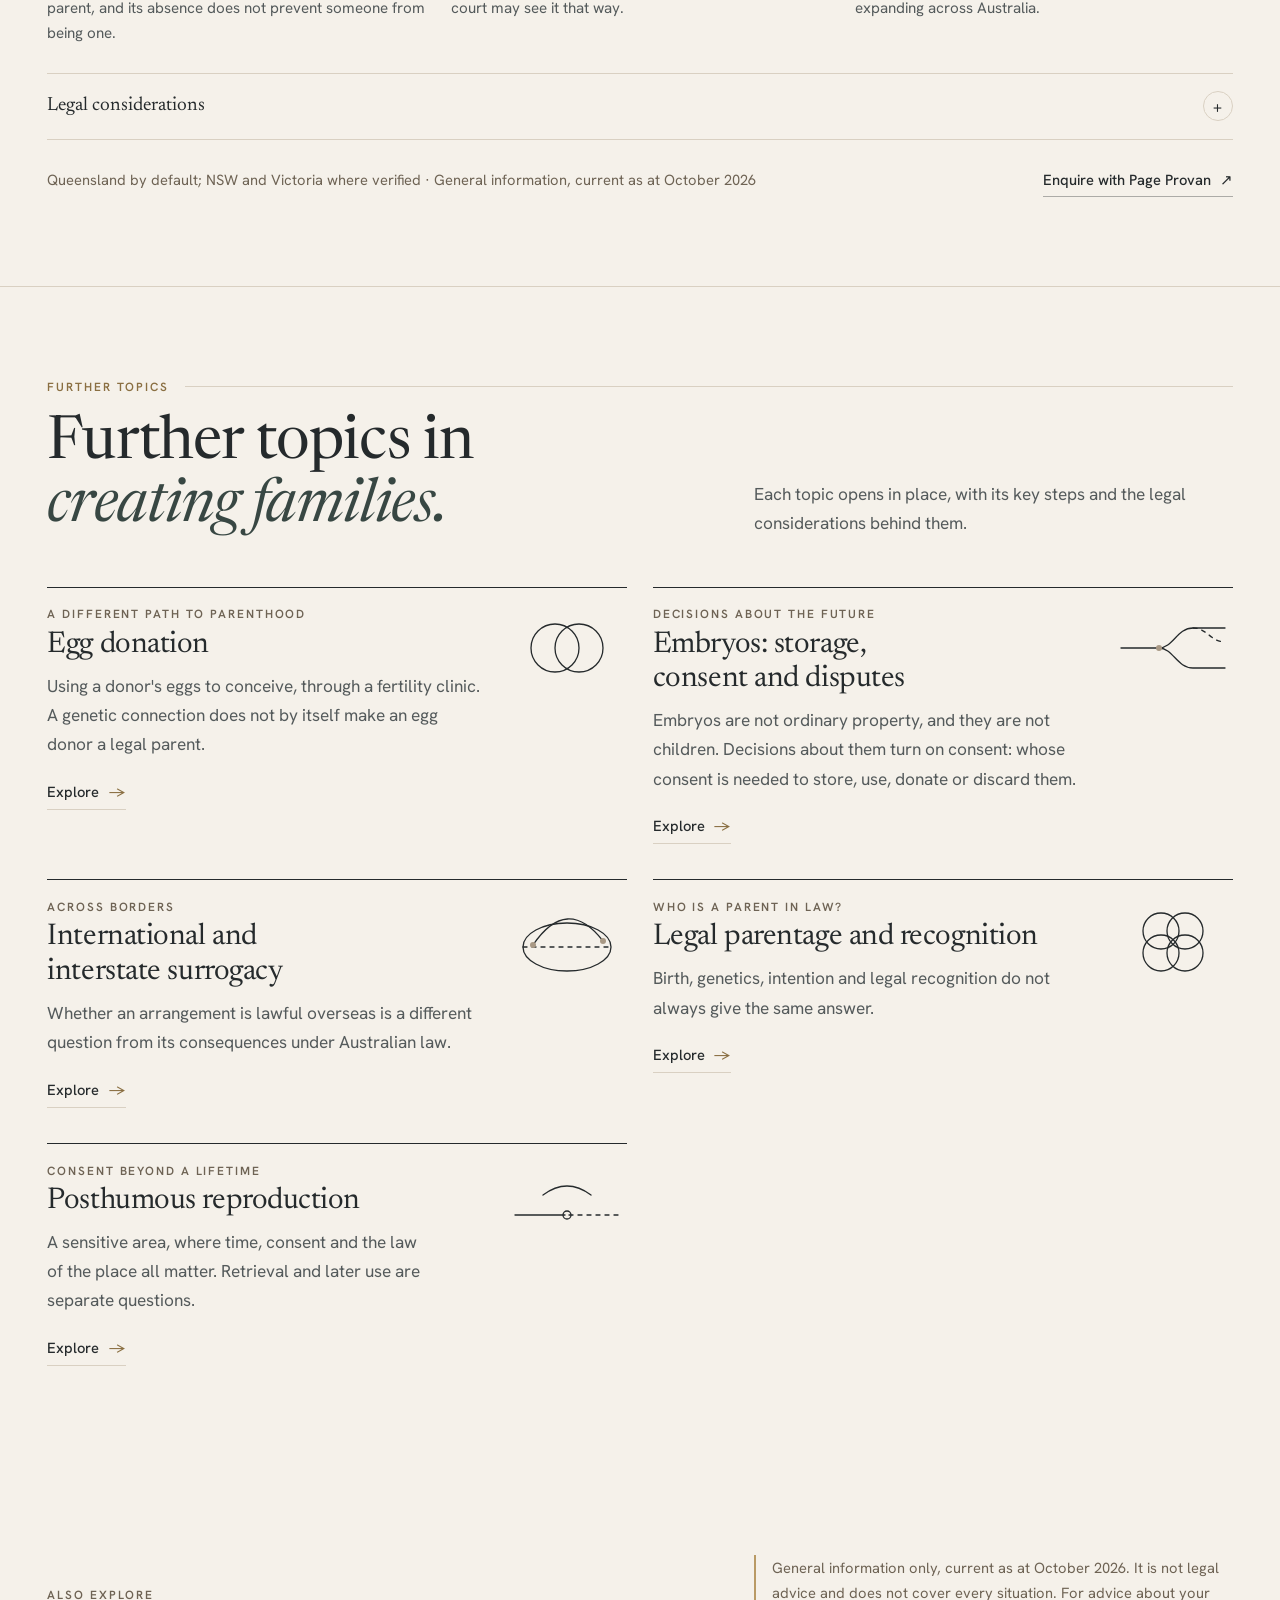
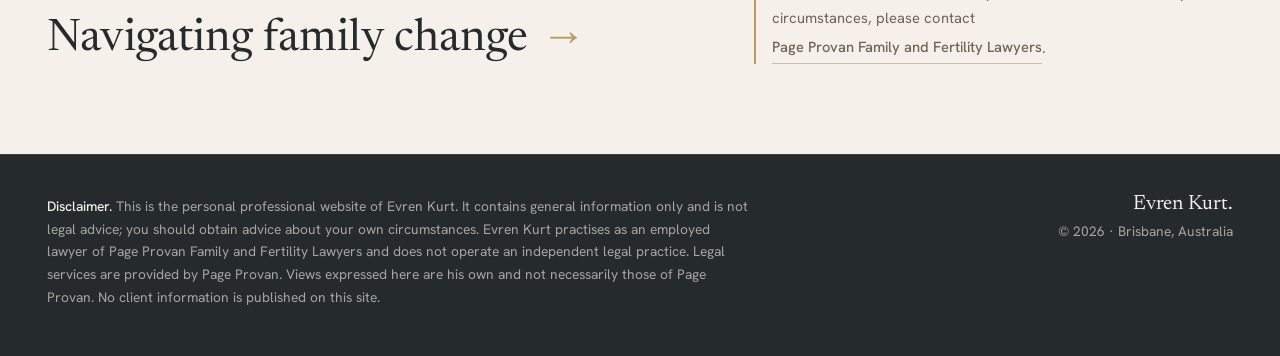
<file: creating-families.html>
<!doctype html>
<html lang="en-AU">
<head>
<meta charset="utf-8">
<meta name="viewport" content="width=device-width, initial-scale=1, viewport-fit=cover">
<title>Creating Families | Surrogacy, Donor Conception and Fertility Law | Evren Kurt</title>
<meta name="description" content="How Australian law shapes surrogacy, donor conception, egg donation, embryos, international surrogacy, legal parentage and posthumous reproduction. General information, Queensland first.">
<meta name="author" content="Evren Kurt">
<meta name="theme-color" content="#F5F1EA">
<link rel="canonical" href="https://evrenkurt.com/creating-families.html">
<meta property="og:type" content="article">
<meta property="og:site_name" content="Evren Kurt">
<meta property="og:title" content="Creating Families | Surrogacy, Donor Conception and Fertility Law | Evren Kurt">
<meta property="og:description" content="How Australian law shapes surrogacy, donor conception, egg donation, embryos, international surrogacy, legal parentage and posthumous reproduction. General information, Queensland first.">
<meta property="og:url" content="https://evrenkurt.com/creating-families.html">
<meta property="og:image" content="https://evrenkurt.com/og-image.jpg">
<meta property="og:locale" content="en_AU">
<link rel="icon" href="favicon.svg" type="image/svg+xml">
<link rel="preconnect" href="https://fonts.googleapis.com">
<link rel="preconnect" href="https://fonts.gstatic.com" crossorigin>
<link rel="stylesheet" href="https://fonts.googleapis.com/css2?family=Hanken+Grotesk:wght@400;500;600&family=Newsreader:ital,opsz,wght@0,6..72,300..500;1,6..72,300..500&display=swap">
<link rel="stylesheet" href="style.css?v=7">
<link rel="stylesheet" href="atlas.css?v=6">
<script>document.documentElement.classList.add("js");</script>
</head>
<body>
<a class="skip" href="#main">Skip to content</a>
<header class="site-header">
  <div class="wrap">
    <a class="wordmark" href="index.html" aria-label="Evren Kurt, home">Evren Kurt<i>.</i></a>
    <button class="menu-btn" type="button" aria-expanded="false" aria-controls="site-nav"><span class="lbl">Menu</span><span class="bars" aria-hidden="true"></span></button>
    <nav class="nav" id="site-nav" aria-label="Main">
      <ul>
        <li class="nav-home"><a href="index.html">Home</a></li>
        <li><a href="index.html#about">About</a></li>
        <li><a href="index.html#practice" aria-current="true">Practice areas</a></li>
        <li><a href="index.html#experience">Experience</a></li>
        <li><a href="index.html#insights">Insights</a></li>
        <li><a href="index.html#contact">Contact</a></li>
      </ul>
    </nav>
  </div>
  <span class="scroll-meter" aria-hidden="true"></span>
</header>
<main id="main">
<section class="atlas-hero" aria-labelledby="page-h"><div class="wrap"><nav class="crumbs" aria-label="Breadcrumb"><a href="index.html">Home</a><span aria-hidden="true">/</span><a href="index.html#practice">Practice areas</a><span aria-hidden="true">/</span><span aria-current="page">Creating families</span></nav><h1 id="page-h">Creating <em>families.</em></h1><p class="lede">The legal side of surrogacy, donor conception and assisted reproduction: how families are formed, and how the law recognises them.</p><p class="scope">My practice at Page Provan focuses on surrogacy, fertility and donor conception. This is general, educational information, written for Queensland first, with notes on New South Wales and Victoria where verified. It is not legal advice.</p><nav class="jump" aria-label="Topics on this page"><a href="#surrogacy" class="star">Surrogacy</a><a href="#donor-conception" class="star">Donor conception</a><a href="#egg-donation">Egg donation</a><a href="#embryos">Embryos</a><a href="#international">International and interstate surrogacy</a><a href="#parentage">Legal parentage and recognition</a><a href="#posthumous">Posthumous reproduction</a></nav></div></section><section class="show" id="surrogacy" aria-labelledby="surrogacy-h"><div class="wrap"><div class="show-head"><span class="cap">Showpiece i</span><h2 id="surrogacy-h"><small>The journey to parenthood</small>Surrogacy <em>law.</em></h2><p>A general overview of how an altruistic surrogacy arrangement proceeds, from the first meeting to a parentage order. Queensland is shown first; choose another State to see how it differs.</p></div><div data-explorer="sequence"><div class="jur"><span class="jur-label">Jurisdiction: <b data-jur-name>Queensland</b></span><div class="jur-set" role="group" aria-label="Choose a jurisdiction"><button type="button" data-jur="qld" aria-pressed="true">Queensland</button><button type="button" data-jur="nsw" aria-pressed="false">NSW</button><button type="button" data-jur="vic" aria-pressed="false">Victoria</button><button type="button" data-jur="other" aria-pressed="false">Other jurisdictions</button></div></div><div class="journey-art draw-on" data-art aria-hidden="true"><svg viewBox="0 0 1000 230"><path class="jy-base" d="M60 150 C 140 150, 200 80, 290 80 S 420 160, 500 160 S 620 90, 710 90 S 860 150, 940 150"/><path class="jy-prog" d="M60 150 C 140 150, 200 80, 290 80 S 420 160, 500 160 S 620 90, 710 90 S 860 150, 940 150" pathLength="1" style="stroke-dasharray:1;stroke-dashoffset:1"/><g class="jy-node" data-go="0" data-x="60" data-y="150"><circle class="o" cx="60" cy="150" r="11"/><circle class="i" cx="60" cy="150" r="4"/><text x="60" y="196" text-anchor="middle">i</text></g><g class="jy-node" data-go="1" data-x="290" data-y="80"><circle class="o" cx="290" cy="80" r="11"/><circle class="i" cx="290" cy="80" r="4"/><text x="290" y="126" text-anchor="middle">ii</text></g><g class="jy-node" data-go="2" data-x="500" data-y="160"><circle class="o" cx="500" cy="160" r="11"/><circle class="i" cx="500" cy="160" r="4"/><text x="500" y="206" text-anchor="middle">iii</text></g><g class="jy-node" data-go="3" data-x="710" data-y="90"><circle class="o" cx="710" cy="90" r="11"/><circle class="i" cx="710" cy="90" r="4"/><text x="710" y="136" text-anchor="middle">iv</text></g><g class="jy-node" data-go="4" data-x="940" data-y="150"><circle class="o" cx="940" cy="150" r="11"/><circle class="i" cx="940" cy="150" r="4"/><text x="940" y="196" text-anchor="middle">v</text></g></svg></div><ol class="seq-btns" style="--n:5" aria-label="Stages"><li><button type="button" data-go="0" aria-controls="surrogacy-s1"><span class="n">i</span><span class="t">First consultation and legal considerations</span></button></li><li><button type="button" data-go="1" aria-controls="surrogacy-s2"><span class="n">ii</span><span class="t">Counselling, independent advice and the arrangement</span></button></li><li><button type="button" data-go="2" aria-controls="surrogacy-s3"><span class="n">iii</span><span class="t">Pregnancy, birth and initial parentage</span></button></li><li><button type="button" data-go="3" aria-controls="surrogacy-s4"><span class="n">iv</span><span class="t">Preparing the parentage application</span></button></li><li><button type="button" data-go="4" aria-controls="surrogacy-s5"><span class="n">v</span><span class="t">Court process, parentage order and registration</span></button></li></ol><div class="panel" data-panel="0" id="surrogacy-s1"><h3><small>Stage i</small>First consultation and legal considerations</h3><div class="body"><div data-jur-panel="qld"><p class="jp-h">Queensland</p><p>The first questions are whether surrogacy is legally available and which State's law will apply. In Queensland, the intended parents must live in Queensland when they apply, must generally have a medical or social need for surrogacy, and must generally be at least 25, as must the birth mother. Commercial surrogacy is a criminal offence, and the offence extends to Queensland residents who enter a paid arrangement overseas.</p></div><div data-jur-panel="nsw"><p class="jp-h">New South Wales</p><p>In New South Wales, the intended parents must live in New South Wales when the court hears the application. The birth mother must have been at least 25 when the arrangement was made, and each intended parent at least 18, with additional requirements for an intended parent under 25. A medical or social need is generally required. Commercial surrogacy is an offence, including for NSW residents who enter a paid arrangement overseas.</p></div><div data-jur-panel="vic"><p class="jp-h">Victoria</p><p>Victoria works differently. Where a registered fertility clinic is involved, the surrogacy arrangement must be approved by the Patient Review Panel before it is entered into. The surrogate must have been at least 25 when the arrangement was made, and for clinic surrogacy she must not use her own eggs. Commercial surrogacy is prohibited.</p></div><div data-jur-panel="other"><p class="jp-h">Other jurisdictions</p><p class="honest">This content has not been prepared for South Australia, Western Australia, Tasmania, the ACT or the Northern Territory. Each has its own legislation, court, age rules and time limits, and Western Australia is introducing a new scheme. Please contact Page Provan for advice.</p></div></div></div><div class="panel" data-panel="1" id="surrogacy-s2"><h3><small>Stage ii</small>Counselling, independent advice and the arrangement</h3><div class="body"><div data-jur-panel="qld"><p class="jp-h">Queensland</p><p>Before the child is conceived, the birth mother and her partner, if any, and the intended parents each receive counselling from a qualified counsellor and independent legal advice. The arrangement is then recorded in writing and signed. It can provide for the birth mother's reasonable surrogacy costs, but no payment or reward beyond those costs.</p></div><div data-jur-panel="nsw"><p class="jp-h">New South Wales</p><p>The arrangement must be made before conception and recorded in writing. Each party receives counselling before the arrangement is made, and independent legal advice about it.</p></div><div data-jur-panel="vic"><p class="jp-h">Victoria</p><p>Counselling and legal advice are required for every party, and are confirmed to the Patient Review Panel before it considers the arrangement. The arrangement is recorded in writing.</p></div><div data-jur-panel="other"><p class="jp-h">Other jurisdictions</p><p class="honest">This content has not been prepared for South Australia, Western Australia, Tasmania, the ACT or the Northern Territory. Each has its own legislation, court, age rules and time limits, and Western Australia is introducing a new scheme. Please contact Page Provan for advice.</p></div></div></div><div class="panel" data-panel="2" id="surrogacy-s3"><h3><small>Stage iii</small>Pregnancy, birth and initial parentage</h3><div class="body"><div data-jur-panel="qld"><p class="jp-h">Queensland</p><p>The birth mother makes her own decisions about her pregnancy and health. When the child is born, she and her partner, if any, are the child's legal parents, and the birth is registered naming them. The child usually goes home with the intended parents, but the signed arrangement does not by itself make them the legal parents.</p></div><div data-jur-panel="nsw"><p class="jp-h">New South Wales</p><p>At birth, the birth mother and her partner, if any, are the child's legal parents, and the birth is registered naming them. The child usually lives with the intended parents, but the arrangement does not transfer parentage.</p></div><div data-jur-panel="vic"><p class="jp-h">Victoria</p><p>At birth, the surrogate is the child's legal mother and the birth is registered naming her. Victorian law confirms that she has the same right as any other pregnant woman to manage her pregnancy.</p></div><div data-jur-panel="other"><p class="jp-h">Other jurisdictions</p><p class="honest">This content has not been prepared for South Australia, Western Australia, Tasmania, the ACT or the Northern Territory. Each has its own legislation, court, age rules and time limits, and Western Australia is introducing a new scheme. Please contact Page Provan for advice.</p></div></div></div><div class="panel" data-panel="3" id="surrogacy-s4"><h3><small>Stage iv</small>Preparing the parentage application</h3><div class="body"><div data-jur-panel="qld"><p class="jp-h">Queensland</p><p>The child must have lived with the intended parents for at least 28 consecutive days. An independent counsellor, different from the one who counselled before the arrangement, prepares a surrogacy guidance report. Affidavits are prepared, and the application is generally filed when the child is between 28 days and 6 months old.</p></div><div data-jur-panel="nsw"><p class="jp-h">New South Wales</p><p>The application is generally made between 30 days and 6 months after the birth, while the child is living with the intended parents. An independent counsellor prepares a report after the birth.</p></div><div data-jur-panel="vic"><p class="jp-h">Victoria</p><p>The intended parents apply between 28 days and 6 months after the birth.</p></div><div data-jur-panel="other"><p class="jp-h">Other jurisdictions</p><p class="honest">This content has not been prepared for South Australia, Western Australia, Tasmania, the ACT or the Northern Territory. Each has its own legislation, court, age rules and time limits, and Western Australia is introducing a new scheme. Please contact Page Provan for advice.</p></div></div></div><div class="panel" data-panel="4" id="surrogacy-s5"><h3><small>Stage v</small>Court process, parentage order and registration</h3><div class="body"><div data-jur-panel="qld"><p class="jp-h">Queensland</p><p>The Childrens Court of Queensland decides whether to make a parentage order, considering whether it is in the child's best interests and whether the requirements are met. If the order is made, legal parentage transfers to the intended parents, the birth is re-registered and a new birth certificate can be issued.</p></div><div data-jur-panel="nsw"><p class="jp-h">New South Wales</p><p>The Supreme Court of New South Wales decides whether to make a parentage order, which must be in the child's best interests. If it is made, the birth is registered again naming the intended parents.</p></div><div data-jur-panel="vic"><p class="jp-h">Victoria</p><p>The County Court of Victoria decides whether to make a substitute parentage order. If it is made, the birth is registered again naming the intended parents.</p></div><div data-jur-panel="other"><p class="jp-h">Other jurisdictions</p><p class="honest">This content has not been prepared for South Australia, Western Australia, Tasmania, the ACT or the Northern Territory. Each has its own legislation, court, age rules and time limits, and Western Australia is introducing a new scheme. Please contact Page Provan for advice.</p></div></div></div><div class="seq-nav"><button type="button" data-dir="-1">← Previous stage</button><span class="count" data-count aria-live="polite"></span><button type="button" data-dir="1">Next stage →</button></div></div><div class="keys"><div><b>An arrangement does not transfer parentage.</b><p>Legal parentage changes only by court order. In Queensland the arrangement is not enforceable, apart from reimbursing the birth mother's reasonable surrogacy costs.</p></div><div><b>Every State is different.</b><p>Courts, ages, time limits and approvals differ between States and Territories. Choose a jurisdiction above.</p></div><div><b>Altruistic only.</b><p>Commercial surrogacy is prohibited throughout Australia.</p></div></div><details class="legal"><summary>Legal considerations</summary><div class="inner"><ul><li>Which State's law governs usually depends on where the intended parents live, but where the surrogate lives, where treatment happens and where the child is born all matter.</li><li>Fertility clinics apply national ethical guidelines and their own policies, which can add requirements.</li><li>Wills and guardianship deserve attention before the birth, because the intended parents are not the legal parents until the order is made.</li></ul></div></details><div class="enq"><span>Queensland by default; NSW and Victoria where verified · General information, current as at October 2026</span><a class="ulink" href="https://www.pageprovan.com.au" target="_blank" rel="noopener">Enquire with Page Provan <span class="ar" aria-hidden="true">↗</span></a></div></div></section><section class="show" id="donor-conception" aria-labelledby="donor-conception-h"><div class="wrap"><div class="show-head"><span class="cap">Showpiece ii</span><h2 id="donor-conception-h"><small>The connections that matter</small>Donor <em>conception.</em></h2><p>Sperm and egg donation connect a donor, the intended family, a clinic and, one day, a child. Choose a topic to see which connections it concerns.</p></div><div class="explore" data-explorer="select"><figure class="art net draw-on" data-art><svg viewBox="0 0 600 470" aria-hidden="true"><path class="edge flow" data-part="e-di" d="M140 104 Q300 18 460 104"/><path class="edge flow" data-part="e-dc" d="M130 138 L280 216"/><path class="edge flow" data-part="e-ic" d="M470 138 L320 216"/><path class="edge flow" data-part="e-cc" d="M300 254 L300 354"/><path class="edge flow" data-part="e-ich" d="M480 144 C 474 262, 392 350, 326 374"/><path class="edge flow dash" data-part="e-dch" d="M120 144 C 126 262, 208 350, 274 374"/><path class="edge flow" data-part="e-chr" d="M326 382 L476 382"/><path class="edge flow dash" data-part="e-dr" d="M98 142 C 60 470, 430 470, 486 404"/><g class="node" data-part="n-donor"><circle cx="110" cy="120" r="22"/><circle class="dot" cx="110" cy="120" r="4"/><text x="110" y="84" text-anchor="middle">Donor</text></g><g class="node" data-part="n-intended"><circle cx="490" cy="120" r="22"/><circle class="dot" cx="490" cy="120" r="4"/><text x="490" y="84" text-anchor="middle">Intended parents</text></g><g class="node" data-part="n-clinic"><circle cx="300" cy="232" r="22"/><circle class="dot" cx="300" cy="232" r="4"/><text x="340" y="237" text-anchor="start">Clinic</text></g><g class="node" data-part="n-child"><circle cx="300" cy="380" r="24"/><circle class="dot" cx="300" cy="380" r="4"/><text x="300" y="432" text-anchor="middle">Child</text></g><g class="node" data-part="n-register"><circle cx="500" cy="382" r="20"/><circle class="dot" cx="500" cy="382" r="4"/><text x="500" y="348" text-anchor="middle">Register</text></g><text class="it" x="300" y="52" text-anchor="middle">agreement</text></svg><figcaption><span class="key"></span>Legal parentage, generally <span class="key dashed"></span>Genetic contribution, or a link to the register</figcaption></figure><div class="side"><div class="jur"><span class="jur-label">Jurisdiction: <b data-jur-name>Queensland</b></span><div class="jur-set" role="group" aria-label="Choose a jurisdiction"><button type="button" data-jur="qld" aria-pressed="true">Queensland</button><button type="button" data-jur="nsw" aria-pressed="false">NSW</button><button type="button" data-jur="vic" aria-pressed="false">Victoria</button><button type="button" data-jur="other" aria-pressed="false">Other jurisdictions</button></div></div><ol class="topic-list" aria-label="Topics"><li><button type="button" data-go="0" aria-controls="donor-conception-t1"><span class="n">01</span><span class="t">Known and clinic donors</span><span class="ar" aria-hidden="true">→</span></button></li><li><button type="button" data-go="1" aria-controls="donor-conception-t2"><span class="n">02</span><span class="t">Intentions and expectations</span><span class="ar" aria-hidden="true">→</span></button></li><li><button type="button" data-go="2" aria-controls="donor-conception-t3"><span class="n">03</span><span class="t">Counselling and consent</span><span class="ar" aria-hidden="true">→</span></button></li><li><button type="button" data-go="3" aria-controls="donor-conception-t4"><span class="n">04</span><span class="t">Donor agreements</span><span class="ar" aria-hidden="true">→</span></button></li><li><button type="button" data-go="4" aria-controls="donor-conception-t5"><span class="n">05</span><span class="t">Legal parentage</span><span class="ar" aria-hidden="true">→</span></button></li><li><button type="button" data-go="5" aria-controls="donor-conception-t6"><span class="n">06</span><span class="t">Future contact and information access</span><span class="ar" aria-hidden="true">→</span></button></li></ol><div class="panel" data-panel="0" data-parts="n-donor n-clinic e-dc" id="donor-conception-t1"><h3><small>01</small>Known and clinic donors</h3><div class="body"><p>A known donor is someone the family knows, such as a friend or relative. A clinic donor is recruited or identified through a fertility clinic.</p><p>Australian law prohibits paying for eggs, sperm or embryos beyond reasonable expenses, so donation must be altruistic.</p></div></div><div class="panel" data-panel="1" data-parts="n-donor n-intended n-child e-di e-ich e-dch" id="donor-conception-t2"><h3><small>02</small>Intentions and expectations</h3><div class="body"><p>Before donating, everyone should talk openly about the role the donor will have, whether there will be contact, how and when the child will be told, and whether the donor may help other families.</p></div></div><div class="panel" data-panel="2" data-parts="n-donor n-intended n-clinic e-dc e-ic" id="donor-conception-t3"><h3><small>03</small>Counselling and consent</h3><div class="body"><p>Clinics require counselling about the implications of donation for donors, their partners and recipients.</p><p>Donors give written consent to specific uses of their material, and that consent can generally be varied or withdrawn until the material is used.</p></div></div><div class="panel" data-panel="3" data-parts="n-donor n-intended e-di" id="donor-conception-t4"><h3><small>04</small>Donor agreements</h3><div class="body"><p>A written agreement records everyone's intentions about roles, contact, information, future use and what happens if circumstances change.</p><p>It is valuable evidence, but it cannot by itself decide who is a legal parent. Each party should have independent legal advice.</p></div></div><div class="panel" data-panel="4" data-parts="n-intended n-child n-donor e-ich e-dch" id="donor-conception-t5"><h3><small>05</small>Legal parentage</h3><div class="body"><p>Under State status of children laws and the Family Law Act 1975 (Cth), the woman who gives birth is the child's mother, her consenting partner is generally the other parent, and a donor is generally not a parent.</p></div></div><div class="panel" data-panel="5" data-parts="n-child n-register n-donor e-chr e-dr" id="donor-conception-t6"><h3><small>06</small>Future contact and information access</h3><div class="body"><div data-jur-panel="qld"><p class="jp-h">Queensland</p><p>Under the Assisted Reproductive Technology Act 2024 (Qld), Queensland is introducing a donor conception information register, administered by the Registrar of Births, Deaths and Marriages and rolling out during 2026, so that donor-conceived people can seek information about their donors and donor siblings. Advice about identity release should be given before any donation.</p></div><div data-jur-panel="nsw"><p class="jp-h">New South Wales</p><p>In New South Wales, clinics provide donor information to the NSW Health Central Register for children born through clinic treatment from 1 January 2010. A donor-conceived person can apply for identifying information about their donor from age 18.</p></div><div data-jur-panel="vic"><p class="jp-h">Victoria</p><p>Victoria has the most extensive access regime in Australia. Through its Central Register, donor-conceived people can apply for identifying information about their donor, including for donations made before current laws.</p></div><div data-jur-panel="other"><p class="jp-h">Other jurisdictions</p><p class="honest">Registers and access rules differ in the other States and Territories. Please contact Page Provan for advice.</p></div></div></div></div></div><div class="keys"><div><b>Genetics and parentage are different.</b><p>A genetic connection does not by itself make a donor a parent, and its absence does not prevent someone from being one.</p></div><div><b>An agreement is evidence, not a guarantee.</b><p>If an arrangement looks like co-parenting in practice, a court may see it that way.</p></div><div><b>Children may one day identify their donor.</b><p>Information rights for donor-conceived people are expanding across Australia.</p></div></div><details class="legal"><summary>Legal considerations</summary><div class="inner"><ul><li>Commonwealth law makes it an offence to give or receive valuable consideration for human eggs, sperm or embryos, other than reasonable expenses.</li><li>Clinic treatment and home insemination can lead to different legal outcomes.</li><li>Limits on how many families one donor can help, and record-keeping rules, depend on the State where treatment occurs.</li><li>Clinics may require the consent of a donor's partner.</li></ul></div></details><div class="enq"><span>Queensland by default; NSW and Victoria where verified · General information, current as at October 2026</span><a class="ulink" href="https://www.pageprovan.com.au" target="_blank" rel="noopener">Enquire with Page Provan <span class="ar" aria-hidden="true">↗</span></a></div></div></section><section class="more" id="more-topics" aria-labelledby="more-h"><div class="wrap"><div class="show-head"><span class="cap">Further topics</span><h2 id="more-h">Further topics in <em>creating families.</em></h2><p>Each topic opens in place, with its key steps and the legal considerations behind them.</p></div><div class="cards"><article class="card" id="egg-donation" aria-labelledby="egg-donation-h"><svg class="motif" viewBox="0 0 120 80" aria-hidden="true"><circle cx="48" cy="40" r="24"/><circle cx="72" cy="40" r="24"/></svg><h3 id="egg-donation-h"><small>A different path to parenthood</small>Egg donation</h3><p class="sum">Using a donor's eggs to conceive, through a fertility clinic. A genetic connection does not by itself make an egg donor a legal parent.</p><button class="card-toggle" type="button" aria-expanded="false" aria-controls="egg-donation-body"><span class="lbl">Explore</span><span class="ar" aria-hidden="true">→</span></button><div class="card-body" id="egg-donation-body"><div><div class="wrapin" data-explorer="sequence"><ol class="strip" aria-label="Steps"><li><button type="button" data-go="0" aria-controls="egg-donation-p1"><span class="t">Donor and recipient roles</span></button></li><li><button type="button" data-go="1" aria-controls="egg-donation-p2"><span class="t">Counselling</span></button></li><li><button type="button" data-go="2" aria-controls="egg-donation-p3"><span class="t">Consent and documentation</span></button></li><li><button type="button" data-go="3" aria-controls="egg-donation-p4"><span class="t">Assisted reproductive treatment</span></button></li><li><button type="button" data-go="4" aria-controls="egg-donation-p5"><span class="t">Parentage</span></button></li><li><button type="button" data-go="5" aria-controls="egg-donation-p6"><span class="t">Information rights</span></button></li></ol><div class="step-txt" data-panel="0" id="egg-donation-p1"><h4>Donor and recipient roles</h4><p>The donor may be a friend or relative, or a donor identified through a clinic. The recipient is the woman who will carry the pregnancy, with her partner if she has one.</p></div><div class="step-txt" data-panel="1" id="egg-donation-p2"><h4>Counselling</h4><p>Clinics require counselling for donors, their partners and recipients about the implications for everyone, including any future child.</p></div><div class="step-txt" data-panel="2" id="egg-donation-p3"><h4>Consent and documentation</h4><p>The donor gives written consent to specific uses of her eggs. A donor agreement can record intentions about contact and information.</p></div><div class="step-txt" data-panel="3" id="egg-donation-p4"><h4>Assisted reproductive treatment</h4><p>Eggs are collected and fertilised through IVF. Australian law prohibits paying for eggs beyond the donor's reasonable expenses.</p></div><div class="step-txt" data-panel="4" id="egg-donation-p5"><h4>Parentage</h4><p>The woman who gives birth is the child's legal mother, and her consenting partner is generally the other parent. The egg donor is generally not a legal parent.</p></div><div class="step-txt" data-panel="5" id="egg-donation-p6"><h4>Information rights</h4><p>Donor-conceived people may later be able to access information about their donor through State registers, as explained under donor conception above.</p></div><details class="legal"><summary>Legal considerations</summary><div class="inner"><ul><li>Genetic connection and legal parentage are different questions.</li><li>Family limits and record-keeping rules depend on the State where treatment occurs.</li><li>Frozen eggs are subject to storage consents and limits.</li></ul></div></details><div class="enq"><span>Jurisdiction: <b>Queensland, with general Australian principles</b></span><a class="ulink" href="https://www.pageprovan.com.au" target="_blank" rel="noopener">Enquire with Page Provan <span class="ar" aria-hidden="true">↗</span></a></div></div></div></div></article><article class="card" id="embryos" aria-labelledby="embryos-h"><svg class="motif" viewBox="0 0 120 80" aria-hidden="true"><path d="M8 40 H46"/><path d="M46 40 C 60 40, 64 20, 80 20 H112"/><path d="M46 40 C 60 40, 64 60, 80 60 H112"/><path class="dash" d="M80 20 C 94 20, 98 34, 112 34"/><circle class="fill" cx="46" cy="40" r="3"/></svg><h3 id="embryos-h"><small>Decisions about the future</small>Embryos: storage, consent and disputes</h3><p class="sum">Embryos are not ordinary property, and they are not children. Decisions about them turn on consent: whose consent is needed to store, use, donate or discard them.</p><button class="card-toggle" type="button" aria-expanded="false" aria-controls="embryos-body"><span class="lbl">Explore</span><span class="ar" aria-hidden="true">→</span></button><div class="card-body" id="embryos-body"><div><div class="wrapin" data-explorer="sequence"><ol class="strip" aria-label="Steps"><li><button type="button" data-go="0" aria-controls="embryos-p1"><span class="t">Creation</span></button></li><li><button type="button" data-go="1" aria-controls="embryos-p2"><span class="t">Storage</span></button></li><li><button type="button" data-go="2" aria-controls="embryos-p3"><span class="t">Consent</span></button></li><li><button type="button" data-go="3" aria-controls="embryos-p4"><span class="t">Proposed use</span></button></li><li><button type="button" data-go="4" aria-controls="embryos-p5"><span class="t">Relationship breakdown</span></button></li><li><button type="button" data-go="5" aria-controls="embryos-p6"><span class="t">Disputes</span></button></li><li><button type="button" data-go="6" aria-controls="embryos-p7"><span class="t">Donation or disposal</span></button></li></ol><div class="step-txt" data-panel="0" id="embryos-p1"><h4>Creation</h4><p>Embryos may be created from a couple's own eggs and sperm, or with donated material. Who provided the gametes affects whose consent is needed later.</p></div><div class="step-txt" data-panel="1" id="embryos-p2"><h4>Storage</h4><p>Clinics store embryos subject to time limits and consent renewal set by law, national guidelines and clinic policy.</p></div><div class="step-txt" data-panel="2" id="embryos-p3"><h4>Consent</h4><p>Clinics act on the written consents completed at the time of treatment, so those forms matter a great deal.</p></div><div class="step-txt" data-panel="3" id="embryos-p4"><h4>Proposed use</h4><p>Using embryos, whether in treatment, after a separation or after a death, raises its own consent questions.</p></div><div class="step-txt" data-panel="4" id="embryos-p5"><h4>Relationship breakdown</h4><p>If a couple separates, one person generally cannot use embryos created together without the other's continuing consent.</p></div><div class="step-txt" data-panel="5" id="embryos-p6"><h4>Disputes</h4><p>Disagreements are resolved by reference to the clinic consents, any written agreement, legislation and guidelines. One person cannot always decide.</p></div><div class="step-txt" data-panel="6" id="embryos-p7"><h4>Donation or disposal</h4><p>Embryos may be donated to another family, used for research or allowed to succumb, each only with the required consents.</p></div><details class="legal"><summary>Legal considerations</summary><div class="inner"><ul><li>An embryo agreement should match the clinic's consent forms.</li><li>Donating embryos to another family raises parentage and information questions for any child born.</li><li>Rules differ between States and continue to change, including under Queensland's Assisted Reproductive Technology Act 2024.</li></ul></div></details><div class="enq"><span>Jurisdiction: <b>Queensland, with general Australian principles</b></span><a class="ulink" href="https://www.pageprovan.com.au" target="_blank" rel="noopener">Enquire with Page Provan <span class="ar" aria-hidden="true">↗</span></a></div></div></div></div></article><article class="card" id="international" aria-labelledby="international-h"><svg class="motif" viewBox="0 0 120 80" aria-hidden="true"><ellipse cx="60" cy="46" rx="44" ry="24"/><path class="dash" d="M16 46 H104"/><path d="M26 44 Q 60 -6 96 40"/><circle class="fill" cx="26" cy="44" r="3"/><circle class="fill" cx="96" cy="40" r="3"/></svg><h3 id="international-h"><small>Across borders</small>International and interstate surrogacy</h3><p class="sum">Whether an arrangement is lawful overseas is a different question from its consequences under Australian law.</p><button class="card-toggle" type="button" aria-expanded="false" aria-controls="international-body"><span class="lbl">Explore</span><span class="ar" aria-hidden="true">→</span></button><div class="card-body" id="international-body"><div><div class="wrapin" data-explorer="sequence"><ol class="strip" aria-label="Steps"><li><button type="button" data-go="0" aria-controls="international-p1"><span class="t">Choice of jurisdiction</span></button></li><li><button type="button" data-go="1" aria-controls="international-p2"><span class="t">Australian legal restrictions</span></button></li><li><button type="button" data-go="2" aria-controls="international-p3"><span class="t">Overseas legal requirements</span></button></li><li><button type="button" data-go="3" aria-controls="international-p4"><span class="t">Birth and legal parentage</span></button></li><li><button type="button" data-go="4" aria-controls="international-p5"><span class="t">Citizenship and passports</span></button></li><li><button type="button" data-go="5" aria-controls="international-p6"><span class="t">Return to Australia</span></button></li><li><button type="button" data-go="6" aria-controls="international-p7"><span class="t">Recognition and court proceedings</span></button></li></ol><div class="step-txt" data-panel="0" id="international-p1"><h4>Choice of jurisdiction</h4><p>Where the intended parents live, where the surrogate lives, where treatment happens and where the child is born each affect which laws apply, between States as much as between countries.</p></div><div class="step-txt" data-panel="1" id="international-p2"><h4>Australian legal restrictions</h4><p>Commercial surrogacy is prohibited in every Australian State and Territory. In Queensland, New South Wales and the ACT, the offence extends to residents who enter a commercial arrangement overseas.</p></div><div class="step-txt" data-panel="2" id="international-p3"><h4>Overseas legal requirements</h4><p>Overseas laws change often, and advice from a qualified lawyer in that country is essential. An arrangement that is lawful there may still be an offence for an Australian resident.</p></div><div class="step-txt" data-panel="3" id="international-p4"><h4>Birth and legal parentage</h4><p>A foreign birth certificate or court order naming the intended parents does not make them legal parents under Australian law.</p></div><div class="step-txt" data-panel="4" id="international-p5"><h4>Citizenship and passports</h4><p>A child born overseas usually needs Australian citizenship by descent, which generally requires evidence of a genetic link to an Australian citizen parent, followed by a passport application.</p></div><div class="step-txt" data-panel="5" id="international-p6"><h4>Return to Australia</h4><p>Exit documents, travel and visa steps can take weeks or months, depending on the country.</p></div><div class="step-txt" data-panel="6" id="international-p7"><h4>Recognition and court proceedings</h4><p>Back in Australia, intended parents usually apply to the Federal Circuit and Family Court for parenting orders. These give parental responsibility, but do not make them legal parents.</p></div><details class="legal"><summary>Legal considerations</summary><div class="inner"><ul><li>Section 60HB of the Family Law Act 1975 (Cth) recognises only Australian State and Territory parentage orders.</li><li>In <i>Bernieres &amp; Dhopal</i> (2017), the Full Court of the Family Court confirmed that, without such an order, intended parents through an overseas arrangement are not parents for the purposes of the Family Law Act.</li><li>Interstate arrangements need planning from the start: a Queensland parentage order requires Queensland-resident applicants.</li><li>Wills and guardianship matter, because the intended parents may not be the child's legal parents.</li></ul></div></details><div class="enq"><span>Jurisdiction: <b>Australia, with Queensland as the default</b></span><a class="ulink" href="https://www.pageprovan.com.au" target="_blank" rel="noopener">Enquire with Page Provan <span class="ar" aria-hidden="true">↗</span></a></div></div></div></div></article><article class="card" id="parentage" aria-labelledby="parentage-h"><svg class="motif" viewBox="0 0 120 80" aria-hidden="true"><circle cx="48" cy="30" r="18"/><circle cx="72" cy="30" r="18"/><circle cx="48" cy="52" r="18"/><circle cx="72" cy="52" r="18"/></svg><h3 id="parentage-h"><small>Who is a parent in law?</small>Legal parentage and recognition</h3><p class="sum">Birth, genetics, intention and legal recognition do not always give the same answer.</p><button class="card-toggle" type="button" aria-expanded="false" aria-controls="parentage-body"><span class="lbl">Explore</span><span class="ar" aria-hidden="true">→</span></button><div class="card-body" id="parentage-body"><div><div class="wrapin" data-explorer="sequence"><ol class="strip" aria-label="Steps"><li><button type="button" data-go="0" aria-controls="parentage-p1"><span class="t">Birth</span></button></li><li><button type="button" data-go="1" aria-controls="parentage-p2"><span class="t">Partners</span></button></li><li><button type="button" data-go="2" aria-controls="parentage-p3"><span class="t">Donors</span></button></li><li><button type="button" data-go="3" aria-controls="parentage-p4"><span class="t">Intention</span></button></li><li><button type="button" data-go="4" aria-controls="parentage-p5"><span class="t">Legal recognition</span></button></li></ol><div class="step-txt" data-panel="0" id="parentage-p1"><h4>Birth</h4><p>The woman who gives birth is presumed to be the child's mother, including where donated eggs or embryos were used.</p></div><div class="step-txt" data-panel="1" id="parentage-p2"><h4>Partners</h4><p>Her spouse or de facto partner who consented to the assisted conception is generally presumed to be the child's other parent, under State laws.</p></div><div class="step-txt" data-panel="2" id="parentage-p3"><h4>Donors</h4><p>A sperm or egg donor is generally not a legal parent under those laws.</p></div><div class="step-txt" data-panel="3" id="parentage-p4"><h4>Intention</h4><p>Intending to be a parent does not by itself make someone a legal parent. In surrogacy, intention is recognised through a court order.</p></div><div class="step-txt" data-panel="4" id="parentage-p5"><h4>Legal recognition</h4><p>A State or Territory surrogacy parentage order transfers parentage and is recognised for Commonwealth purposes under section 60HB. Overseas documents are not recognised in the same way.</p></div><details class="legal"><summary>Legal considerations</summary><div class="inner"><ul><li>The detail of parentage rules differs between States and Territories.</li><li>Parentage affects inheritance, child support, citizenship and decision-making for the child.</li><li>Where parentage is uncertain, a court can sometimes be asked to make a declaration of parentage.</li></ul></div></details><div class="enq"><span>Jurisdiction: <b>Commonwealth and State law</b></span><a class="ulink" href="https://www.pageprovan.com.au" target="_blank" rel="noopener">Enquire with Page Provan <span class="ar" aria-hidden="true">↗</span></a></div></div></div></div></article><article class="card" id="posthumous" aria-labelledby="posthumous-h"><svg class="motif" viewBox="0 0 120 80" aria-hidden="true"><path d="M8 50 H58"/><path class="dash" d="M62 50 H112"/><circle cx="60" cy="50" r="4"/><path d="M36 30 Q 60 12 84 30"/></svg><h3 id="posthumous-h"><small>Consent beyond a lifetime</small>Posthumous reproduction</h3><p class="sum">A sensitive area, where time, consent and the law of the place all matter. Retrieval and later use are separate questions.</p><button class="card-toggle" type="button" aria-expanded="false" aria-controls="posthumous-body"><span class="lbl">Explore</span><span class="ar" aria-hidden="true">→</span></button><div class="card-body" id="posthumous-body"><div><div class="wrapin" data-explorer="sequence"><ol class="strip" aria-label="Steps"><li><button type="button" data-go="0" aria-controls="posthumous-p1"><span class="t">Existing consent</span></button></li><li><button type="button" data-go="1" aria-controls="posthumous-p2"><span class="t">Storage and retrieval</span></button></li><li><button type="button" data-go="2" aria-controls="posthumous-p3"><span class="t">Proposed use</span></button></li><li><button type="button" data-go="3" aria-controls="posthumous-p4"><span class="t">Clinic requirements</span></button></li><li><button type="button" data-go="4" aria-controls="posthumous-p5"><span class="t">Court applications</span></button></li><li><button type="button" data-go="5" aria-controls="posthumous-p6"><span class="t">Jurisdictional differences</span></button></li></ol><div class="step-txt" data-panel="0" id="posthumous-p1"><h4>Existing consent</h4><p>Written consent, clinic consent forms and other evidence of the person's wishes are central to what is possible.</p></div><div class="step-txt" data-panel="1" id="posthumous-p2"><h4>Storage and retrieval</h4><p>Retrieval from a person who has died is extremely time-sensitive, and is governed by human tissue laws and, in Queensland, the Assisted Reproductive Technology Act 2024 (Qld).</p></div><div class="step-txt" data-panel="2" id="posthumous-p3"><h4>Proposed use</h4><p>Using stored material in treatment is a separate, later decision, with its own requirements and time for proper consideration.</p></div><div class="step-txt" data-panel="3" id="posthumous-p4"><h4>Clinic requirements</h4><p>Clinics apply national ethical guidelines, counselling requirements and their own policies before any use.</p></div><div class="step-txt" data-panel="4" id="posthumous-p5"><h4>Court applications</h4><p>Sometimes an urgent application to a Supreme Court is needed to permit retrieval or storage, and in some places a court must also approve use.</p></div><div class="step-txt" data-panel="5" id="posthumous-p6"><h4>Jurisdictional differences</h4><p>The law of the place where retrieval happens applies, and moving material between States requires each step to be lawful.</p></div><details class="legal"><summary>Legal considerations</summary><div class="inner"><ul><li>In New South Wales, posthumous use generally requires the person's written consent.</li><li>Queensland's Assisted Reproductive Technology Act 2024 introduced a framework for retrieval from deceased and unresponsive persons, and regulations may affect use.</li><li>Families facing this situation should seek legal advice urgently.</li></ul></div></details><div class="enq"><span>Jurisdiction: <b>Varies by State; Queensland noted</b></span><a class="ulink" href="https://www.pageprovan.com.au" target="_blank" rel="noopener">Enquire with Page Provan <span class="ar" aria-hidden="true">↗</span></a></div></div></div></div></article></div></div></section><section class="atlas-close"><div class="wrap"><div class="other"><span class="cap">Also explore</span><a href="family-change.html">Navigating family change <span class="ar" aria-hidden="true">→</span></a></div><p class="fine">General information only, current as at October 2026. It is not legal advice and does not cover every situation. For advice about your circumstances, please contact <a class="ulink" href="https://www.pageprovan.com.au" target="_blank" rel="noopener">Page Provan Family and Fertility Lawyers</a>.</p></div></section></main>
<footer class="site-footer">
  <div class="wrap">
    <div class="grid">
      <p class="disc"><b>Disclaimer.</b> This is the personal professional website of Evren Kurt. It contains general information only and is not legal advice; you should obtain advice about your own circumstances. Evren Kurt practises as an employed lawyer of Page Provan Family and Fertility Lawyers and does not operate an independent legal practice. Legal services are provided by Page Provan. Views expressed here are his own and not necessarily those of Page Provan. No client information is published on this site.</p>
      <div class="side">
        <span class="wordmark">Evren Kurt.</span>
        <span>© <span id="year">2026</span> · Brisbane, Australia</span>
      </div>
    </div>
  </div>
</footer>
<script src="main.js?v=6" defer></script>
<script src="atlas.js?v=6" defer></script>
</body>
</html>
</file>
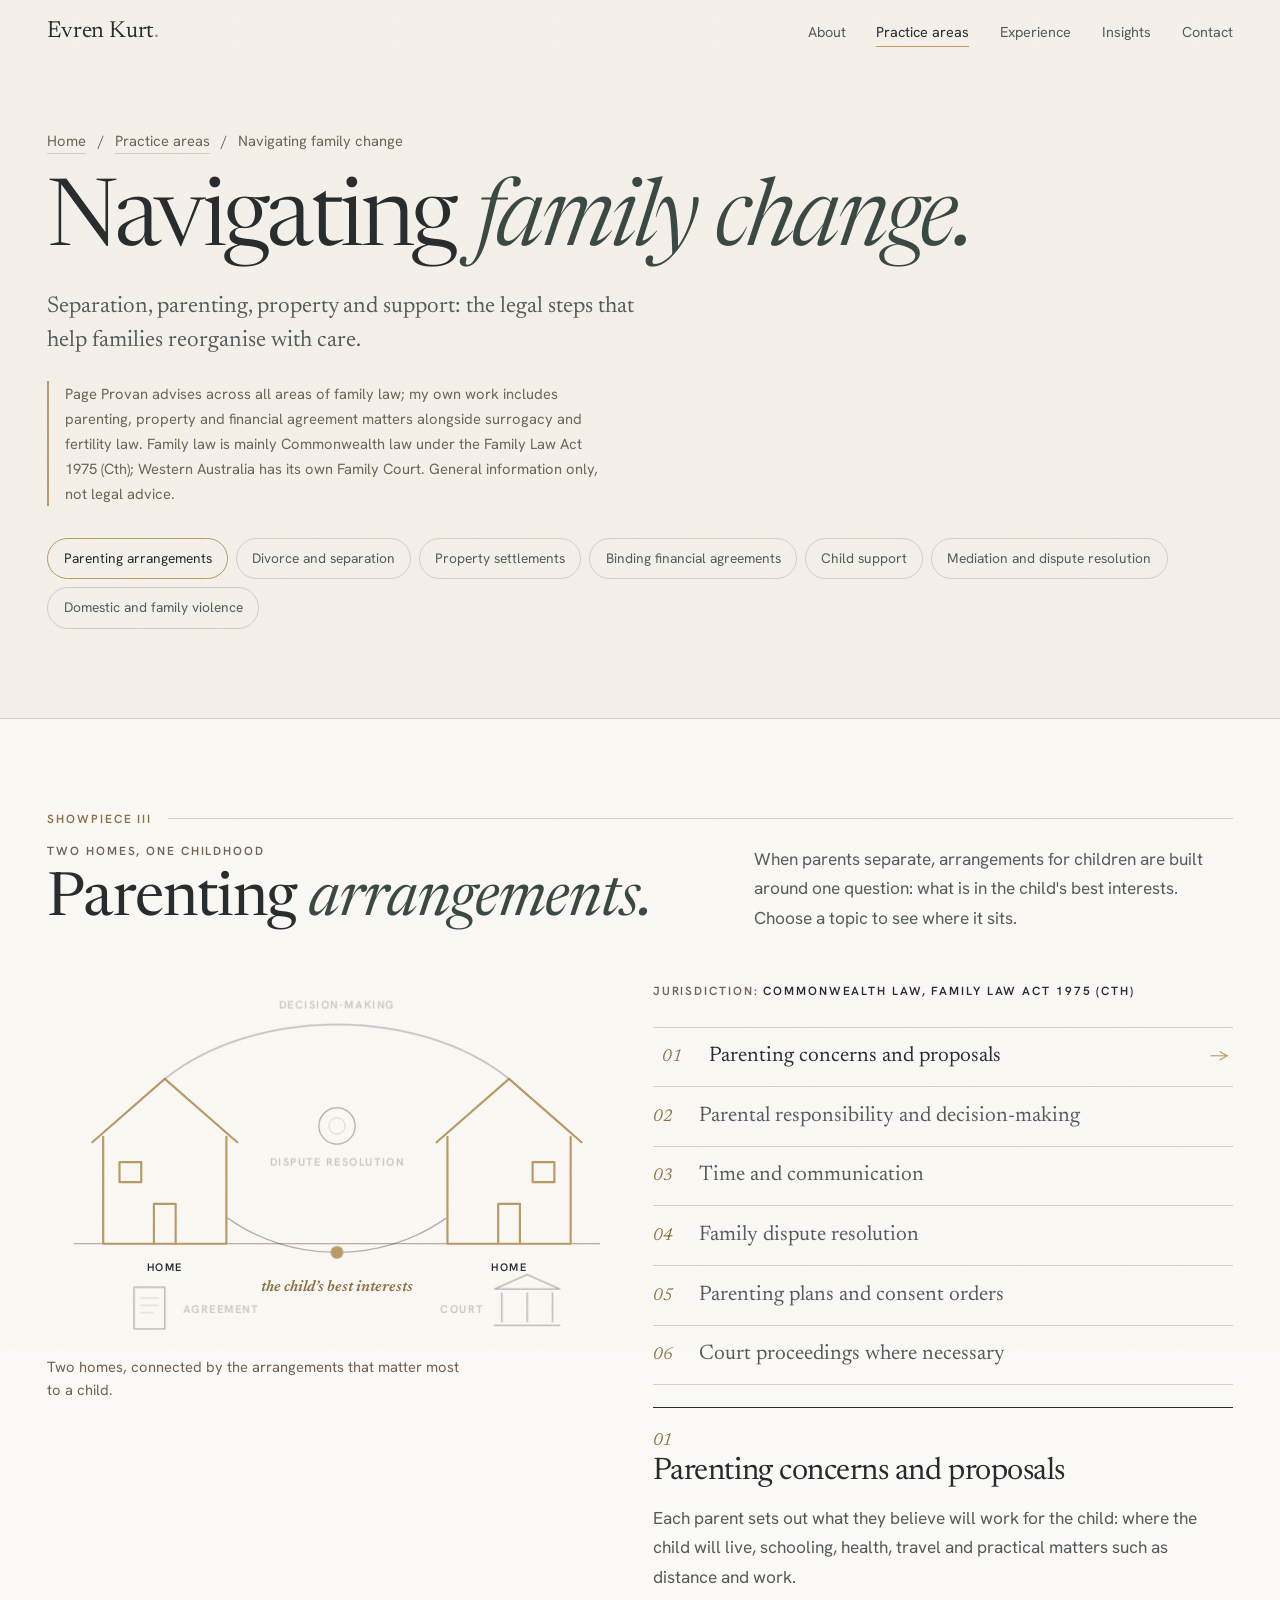
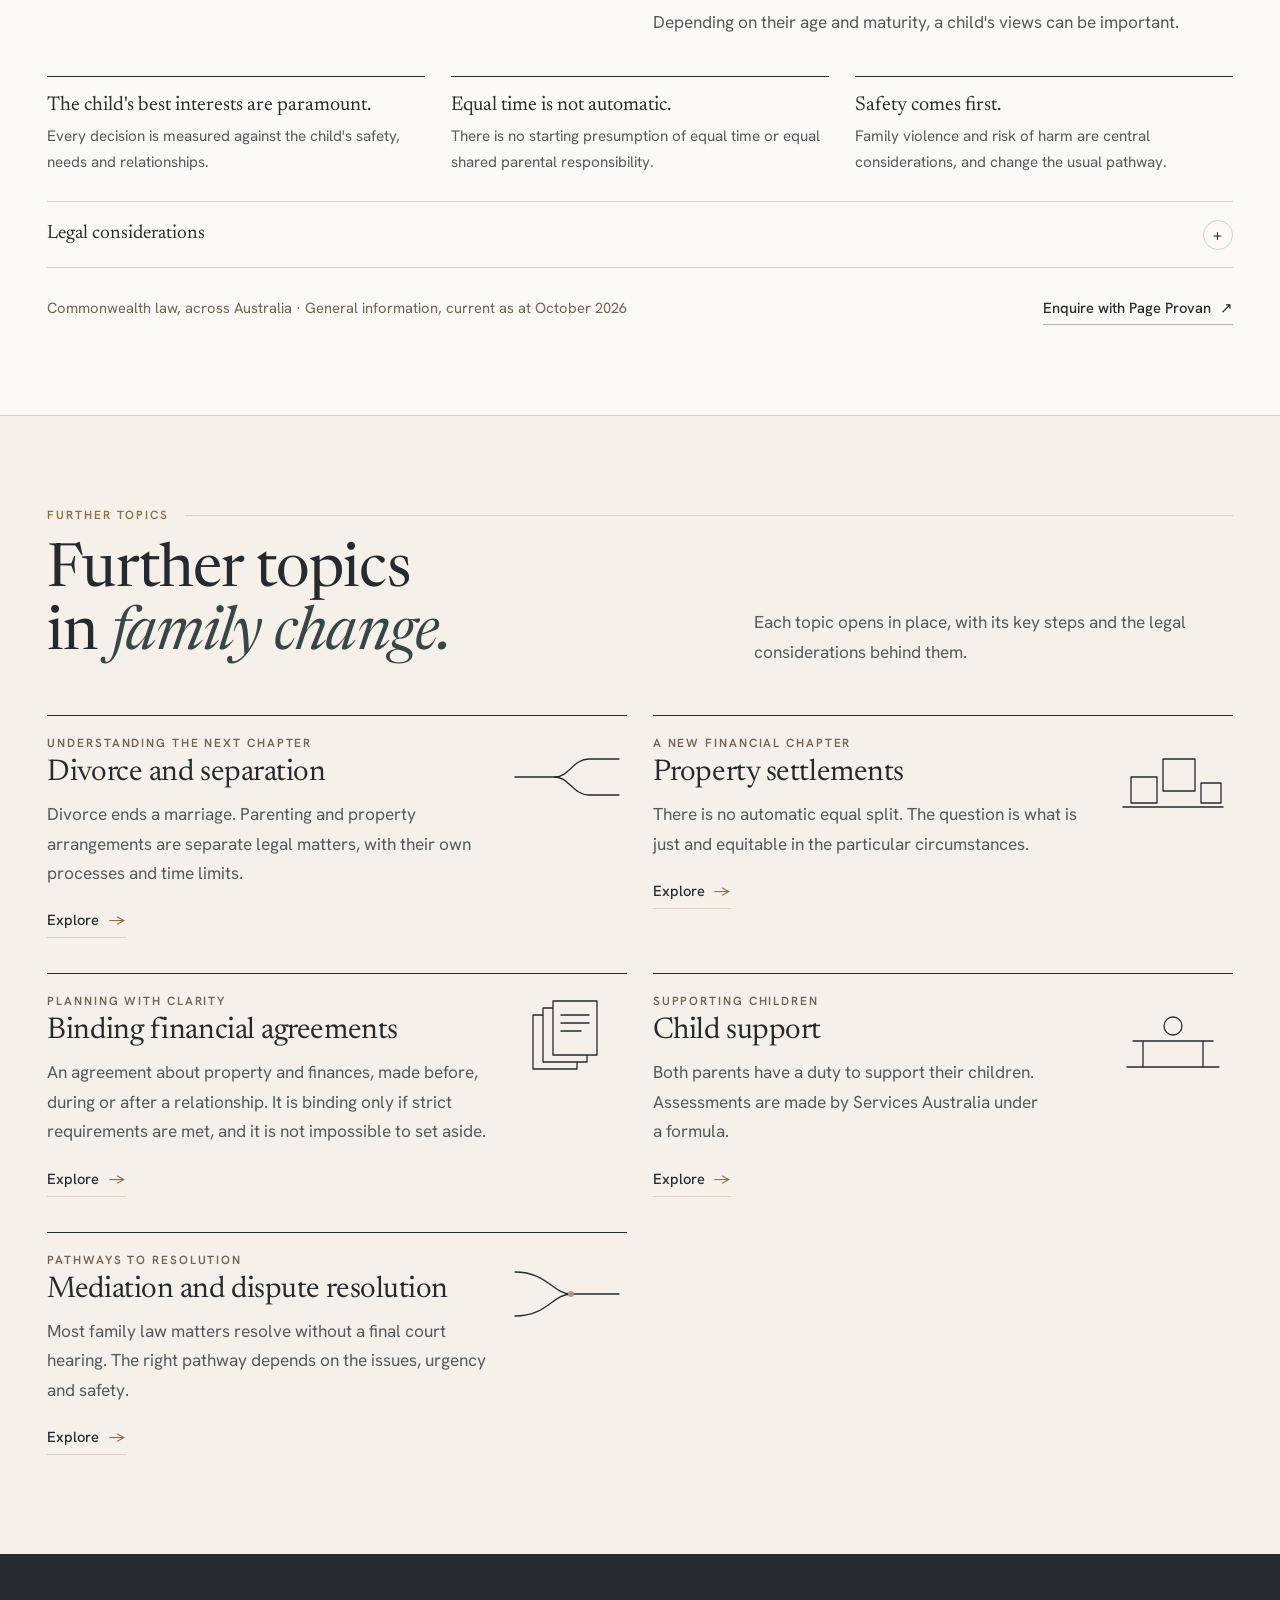
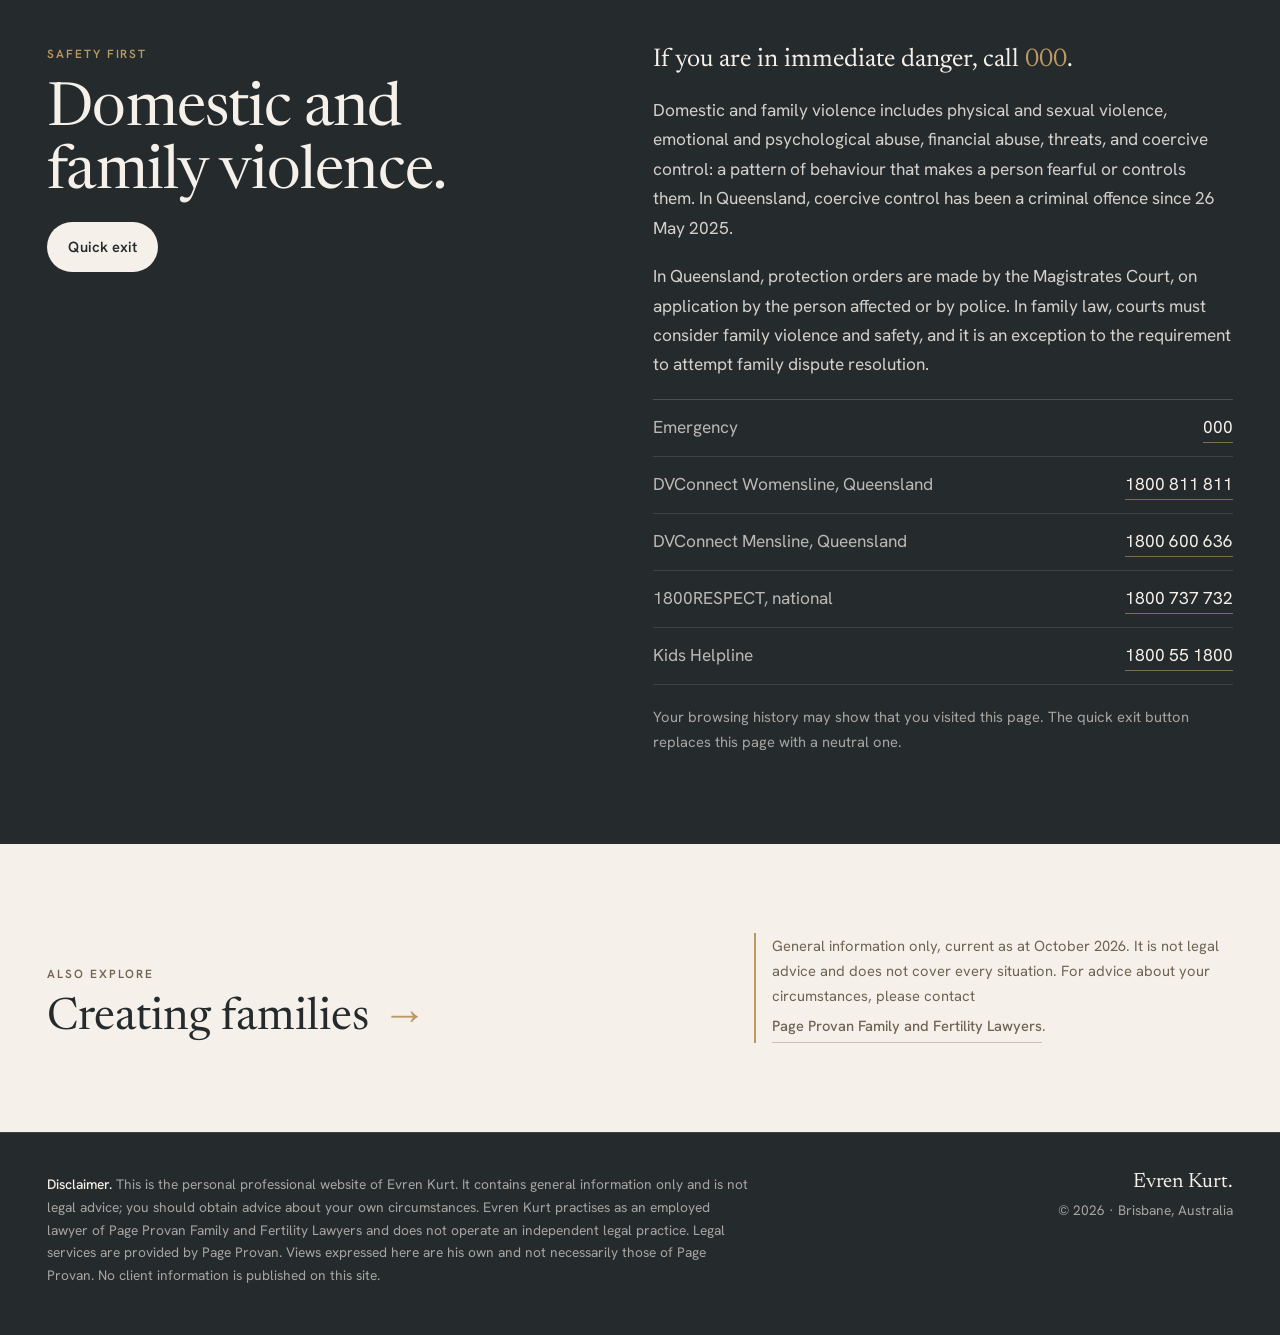
<file: family-change.html>
<!doctype html>
<html lang="en-AU">
<head>
<meta charset="utf-8">
<meta name="viewport" content="width=device-width, initial-scale=1, viewport-fit=cover">
<title>Navigating Family Change | Parenting, Divorce, Property and Child Support | Evren Kurt</title>
<meta name="description" content="How Australian family law approaches parenting arrangements, divorce and separation, property settlements, financial agreements, child support, dispute resolution and family violence. General information.">
<meta name="author" content="Evren Kurt">
<meta name="theme-color" content="#F5F1EA">
<link rel="canonical" href="https://evrenkurt.com/family-change.html">
<meta property="og:type" content="article">
<meta property="og:site_name" content="Evren Kurt">
<meta property="og:title" content="Navigating Family Change | Parenting, Divorce, Property and Child Support | Evren Kurt">
<meta property="og:description" content="How Australian family law approaches parenting arrangements, divorce and separation, property settlements, financial agreements, child support, dispute resolution and family violence. General information.">
<meta property="og:url" content="https://evrenkurt.com/family-change.html">
<meta property="og:image" content="https://evrenkurt.com/og-image.jpg">
<meta property="og:locale" content="en_AU">
<link rel="icon" href="favicon.svg" type="image/svg+xml">
<link rel="preconnect" href="https://fonts.googleapis.com">
<link rel="preconnect" href="https://fonts.gstatic.com" crossorigin>
<link rel="stylesheet" href="https://fonts.googleapis.com/css2?family=Hanken+Grotesk:wght@400;500;600&family=Newsreader:ital,opsz,wght@0,6..72,300..500;1,6..72,300..500&display=swap">
<link rel="stylesheet" href="style.css?v=7">
<link rel="stylesheet" href="atlas.css?v=6">
<script>document.documentElement.classList.add("js");</script>
</head>
<body>
<a class="skip" href="#main">Skip to content</a>
<header class="site-header">
  <div class="wrap">
    <a class="wordmark" href="index.html" aria-label="Evren Kurt, home">Evren Kurt<i>.</i></a>
    <button class="menu-btn" type="button" aria-expanded="false" aria-controls="site-nav"><span class="lbl">Menu</span><span class="bars" aria-hidden="true"></span></button>
    <nav class="nav" id="site-nav" aria-label="Main">
      <ul>
        <li class="nav-home"><a href="index.html">Home</a></li>
        <li><a href="index.html#about">About</a></li>
        <li><a href="index.html#practice" aria-current="true">Practice areas</a></li>
        <li><a href="index.html#experience">Experience</a></li>
        <li><a href="index.html#insights">Insights</a></li>
        <li><a href="index.html#contact">Contact</a></li>
      </ul>
    </nav>
  </div>
  <span class="scroll-meter" aria-hidden="true"></span>
</header>
<main id="main">
<section class="atlas-hero" aria-labelledby="page-h"><div class="wrap"><nav class="crumbs" aria-label="Breadcrumb"><a href="index.html">Home</a><span aria-hidden="true">/</span><a href="index.html#practice">Practice areas</a><span aria-hidden="true">/</span><span aria-current="page">Navigating family change</span></nav><h1 id="page-h">Navigating <em>family change.</em></h1><p class="lede">Separation, parenting, property and support: the legal steps that help families reorganise with care.</p><p class="scope">Page Provan advises across all areas of family law; my own work includes parenting, property and financial agreement matters alongside surrogacy and fertility law. Family law is mainly Commonwealth law under the Family Law Act 1975 (Cth); Western Australia has its own Family Court. General information only, not legal advice.</p><nav class="jump" aria-label="Topics on this page"><a href="#parenting" class="star">Parenting arrangements</a><a href="#divorce">Divorce and separation</a><a href="#property">Property settlements</a><a href="#financial-agreements">Binding financial agreements</a><a href="#child-support">Child support</a><a href="#mediation">Mediation and dispute resolution</a><a href="#family-violence">Domestic and family violence</a></nav></div></section><section class="show" id="parenting" aria-labelledby="parenting-h"><div class="wrap"><div class="show-head"><span class="cap">Showpiece iii</span><h2 id="parenting-h"><small>Two homes, one childhood</small>Parenting <em>arrangements.</em></h2><p>When parents separate, arrangements for children are built around one question: what is in the child's best interests. Choose a topic to see where it sits.</p></div><div class="explore" data-explorer="select"><figure class="art homes draw-on" data-art><svg viewBox="0 0 640 400" aria-hidden="true"><path class="ln faint" d="M30 290 H610"/><g data-part="homeA"><path class="ln" d="M50 178 L130 108 L210 178"/><path class="ln" d="M62 172 V290 H198 V172"/><path class="ln" d="M118 290 V246 H142 V290"/><path class="ln" d="M80 200 H104 V222 H80 Z"/><text x="130" y="320" text-anchor="middle">Home</text></g><g data-part="homeB"><path class="ln" d="M430 178 L510 108 L590 178"/><path class="ln" d="M442 172 V290 H578 V172"/><path class="ln" d="M498 290 V246 H522 V290"/><path class="ln" d="M536 200 H560 V222 H536 Z"/><text x="510" y="320" text-anchor="middle">Home</text></g><g data-part="pr"><path class="ln dash" d="M130 108 C 230 28, 410 28, 510 108"/><text x="320" y="30" text-anchor="middle">Decision-making</text></g><g data-part="fdr"><circle class="ln" cx="320" cy="160" r="20"/><circle class="ln faint" cx="320" cy="160" r="9"/><text x="320" y="204" text-anchor="middle">Dispute resolution</text></g><g data-part="time"><path class="ln" data-route d="M200 262 C 270 312, 370 312, 440 262"/></g><circle class="child" cx="320" cy="300" r="7"/><text class="it" x="320" y="342" text-anchor="middle">the child’s best interests</text><g data-part="agree"><path class="ln" d="M96 338 H130 V384 H96 Z"/><path class="ln faint" d="M103 350 H123 M103 358 H123 M103 366 H117"/><text x="150" y="366">Agreement</text></g><g data-part="court"><path class="ln" d="M494 340 L530 324 L566 340 Z"/><path class="ln" d="M502 344 V376 M530 344 V376 M558 344 V376 M494 380 H566"/><text x="482" y="366" text-anchor="end">Court</text></g></svg><figcaption>Two homes, connected by the arrangements that matter most to a child.</figcaption></figure><div class="side"><div class="jur"><span class="jur-label">Jurisdiction: <b>Commonwealth law, Family Law Act 1975 (Cth)</b></span></div><ol class="topic-list" aria-label="Topics"><li><button type="button" data-go="0" aria-controls="parenting-t1"><span class="n">01</span><span class="t">Parenting concerns and proposals</span><span class="ar" aria-hidden="true">→</span></button></li><li><button type="button" data-go="1" aria-controls="parenting-t2"><span class="n">02</span><span class="t">Parental responsibility and decision-making</span><span class="ar" aria-hidden="true">→</span></button></li><li><button type="button" data-go="2" aria-controls="parenting-t3"><span class="n">03</span><span class="t">Time and communication</span><span class="ar" aria-hidden="true">→</span></button></li><li><button type="button" data-go="3" aria-controls="parenting-t4"><span class="n">04</span><span class="t">Family dispute resolution</span><span class="ar" aria-hidden="true">→</span></button></li><li><button type="button" data-go="4" aria-controls="parenting-t5"><span class="n">05</span><span class="t">Parenting plans and consent orders</span><span class="ar" aria-hidden="true">→</span></button></li><li><button type="button" data-go="5" aria-controls="parenting-t6"><span class="n">06</span><span class="t">Court proceedings where necessary</span><span class="ar" aria-hidden="true">→</span></button></li></ol><div class="panel" data-panel="0" data-parts="homeA homeB" id="parenting-t1"><h3><small>01</small>Parenting concerns and proposals</h3><div class="body"><p>Each parent sets out what they believe will work for the child: where the child will live, schooling, health, travel and practical matters such as distance and work.</p><p>Depending on their age and maturity, a child's views can be important.</p></div></div><div class="panel" data-panel="1" data-parts="pr" id="parenting-t2"><h3><small>02</small>Parental responsibility and decision-making</h3><div class="body"><p>Each parent has parental responsibility unless a court orders otherwise. Since 6 May 2024, there is no presumption of equal shared parental responsibility.</p><p>A court can order that major long-term decisions, such as education, health and religion, be made jointly or by one parent.</p></div></div><div class="panel" data-panel="2" data-parts="time" id="parenting-t3"><h3><small>03</small>Time and communication</h3><div class="body"><p>Arrangements cover when the child lives with or spends time with each parent and other important people, holidays and special days, changeovers, and phone or video contact.</p><p>There is no automatic starting point of equal time. Arrangements are built around the child.</p></div></div><div class="panel" data-panel="3" data-parts="fdr" id="parenting-t4"><h3><small>04</small>Family dispute resolution</h3><div class="body"><p>Before applying to court for parenting orders, parents are generally required to attempt family dispute resolution with an accredited practitioner and obtain a certificate, unless an exception applies, such as family violence, child abuse or urgency.</p></div></div><div class="panel" data-panel="4" data-parts="agree" id="parenting-t5"><h3><small>05</small>Parenting plans and consent orders</h3><div class="body"><p>Agreed arrangements can be recorded in a parenting plan, which is written, signed and dated but not legally enforceable, or in consent orders approved by the court, which are enforceable.</p></div></div><div class="panel" data-panel="5" data-parts="court" id="parenting-t6"><h3><small>06</small>Court proceedings where necessary</h3><div class="body"><p>If agreement is not possible, a court decides. Most matters are heard in the Federal Circuit and Family Court of Australia; Western Australia has its own Family Court.</p><p>The court may order a family report and appoint an independent children's lawyer.</p></div></div></div></div><div class="keys"><div><b>The child's best interests are paramount.</b><p>Every decision is measured against the child's safety, needs and relationships.</p></div><div><b>Equal time is not automatic.</b><p>There is no starting presumption of equal time or equal shared parental responsibility.</p></div><div><b>Safety comes first.</b><p>Family violence and risk of harm are central considerations, and change the usual pathway.</p></div></div><details class="legal"><summary>Legal considerations</summary><div class="inner"><ul><li>Considerations in deciding a child's best interests include safety, the child's views, the child's needs, and the benefit of relationships with parents and other significant people.</li><li>Final parenting orders can generally be changed only where there has been a significant change in circumstances.</li><li>Relocating with a child generally requires agreement or a court order.</li><li>Contravening parenting orders without a reasonable excuse can have consequences.</li></ul></div></details><div class="enq"><span>Commonwealth law, across Australia · General information, current as at October 2026</span><a class="ulink" href="https://www.pageprovan.com.au" target="_blank" rel="noopener">Enquire with Page Provan <span class="ar" aria-hidden="true">↗</span></a></div></div></section><section class="more" id="more-topics" aria-labelledby="more-h"><div class="wrap"><div class="show-head"><span class="cap">Further topics</span><h2 id="more-h">Further topics in <em>family change.</em></h2><p>Each topic opens in place, with its key steps and the legal considerations behind them.</p></div><div class="cards"><article class="card" id="divorce" aria-labelledby="divorce-h"><svg class="motif" viewBox="0 0 120 80" aria-hidden="true"><path d="M8 40 H48"/><path d="M48 40 C 62 40, 66 22, 82 22 H112"/><path d="M48 40 C 62 40, 66 58, 82 58 H112"/></svg><h3 id="divorce-h"><small>Understanding the next chapter</small>Divorce and separation</h3><p class="sum">Divorce ends a marriage. Parenting and property arrangements are separate legal matters, with their own processes and time limits.</p><button class="card-toggle" type="button" aria-expanded="false" aria-controls="divorce-body"><span class="lbl">Explore</span><span class="ar" aria-hidden="true">→</span></button><div class="card-body" id="divorce-body"><div><div class="wrapin" data-explorer="sequence"><ol class="strip" aria-label="Steps"><li><button type="button" data-go="0" aria-controls="divorce-p1"><span class="t">Separation</span></button></li><li><button type="button" data-go="1" aria-controls="divorce-p2"><span class="t">Eligibility</span></button></li><li><button type="button" data-go="2" aria-controls="divorce-p3"><span class="t">Application</span></button></li><li><button type="button" data-go="3" aria-controls="divorce-p4"><span class="t">Service</span></button></li><li><button type="button" data-go="4" aria-controls="divorce-p5"><span class="t">Court consideration</span></button></li><li><button type="button" data-go="5" aria-controls="divorce-p6"><span class="t">Divorce order</span></button></li></ol><div class="step-txt" data-panel="0" id="divorce-p1"><h4>Separation</h4><p>Separation can happen even while living under the same roof. No form is needed to separate, although it helps to record the date.</p></div><div class="step-txt" data-panel="1" id="divorce-p2"><h4>Eligibility</h4><p>To apply, spouses must have been separated for at least 12 months with no reasonable likelihood of reconciling, and one must have a connection to Australia through citizenship, residence or domicile. If married for less than two years, a counselling certificate or court permission is generally required.</p></div><div class="step-txt" data-panel="2" id="divorce-p3"><h4>Application</h4><p>An application is filed with the Federal Circuit and Family Court of Australia, either jointly or by one spouse alone.</p></div><div class="step-txt" data-panel="3" id="divorce-p4"><h4>Service</h4><p>A sole application must be served on the other spouse, as the court's rules require.</p></div><div class="step-txt" data-panel="4" id="divorce-p5"><h4>Court consideration</h4><p>The court considers the application, and must be satisfied that proper arrangements have been made for any children under 18.</p></div><div class="step-txt" data-panel="5" id="divorce-p6"><h4>Divorce order</h4><p>The divorce order takes effect one month and one day after it is made.</p></div><details class="legal"><summary>Legal considerations</summary><div class="inner"><ul><li>Married couples must generally start property proceedings within 12 months after a divorce order takes effect.</li><li>A divorce does not decide parenting or property matters; they can be resolved before or after divorce.</li><li>Separation under one roof may require additional evidence.</li></ul></div></details><div class="enq"><span>Jurisdiction: <b>Commonwealth law, across Australia</b></span><a class="ulink" href="https://www.pageprovan.com.au" target="_blank" rel="noopener">Enquire with Page Provan <span class="ar" aria-hidden="true">↗</span></a></div></div></div></div></article><article class="card" id="property" aria-labelledby="property-h"><svg class="motif" viewBox="0 0 120 80" aria-hidden="true"><path d="M10 70 H110"/><rect class="mv mv1" x="18" y="40" width="26" height="26"/><rect class="mv mv2" x="50" y="22" width="32" height="32"/><rect class="mv mv3" x="88" y="46" width="20" height="20"/></svg><h3 id="property-h"><small>A new financial chapter</small>Property settlements</h3><p class="sum">There is no automatic equal split. The question is what is just and equitable in the particular circumstances.</p><button class="card-toggle" type="button" aria-expanded="false" aria-controls="property-body"><span class="lbl">Explore</span><span class="ar" aria-hidden="true">→</span></button><div class="card-body" id="property-body"><div><div class="wrapin" data-explorer="sequence"><ol class="strip" aria-label="Steps"><li><button type="button" data-go="0" aria-controls="property-p1"><span class="t">Identifying property and liabilities</span></button></li><li><button type="button" data-go="1" aria-controls="property-p2"><span class="t">Financial disclosure</span></button></li><li><button type="button" data-go="2" aria-controls="property-p3"><span class="t">Contributions</span></button></li><li><button type="button" data-go="3" aria-controls="property-p4"><span class="t">Current and future circumstances</span></button></li><li><button type="button" data-go="4" aria-controls="property-p5"><span class="t">Negotiation</span></button></li><li><button type="button" data-go="5" aria-controls="property-p6"><span class="t">Legally effective resolution</span></button></li></ol><div class="step-txt" data-panel="0" id="property-p1"><h4>Identifying property and liabilities</h4><p>Everything owned and owed is identified and valued, including superannuation, business interests and property held in one person's name.</p></div><div class="step-txt" data-panel="1" id="property-p2"><h4>Financial disclosure</h4><p>Each party has a duty of full and frank disclosure of their financial circumstances, which continues throughout the matter.</p></div><div class="step-txt" data-panel="2" id="property-p3"><h4>Contributions</h4><p>Financial and non-financial contributions are considered, including care of children and the home. Since 10 June 2025, the Family Law Act expressly allows the effect of family violence to be taken into account.</p></div><div class="step-txt" data-panel="3" id="property-p4"><h4>Current and future circumstances</h4><p>Factors such as age, health, earning capacity, care of children and housing needs can affect the outcome.</p></div><div class="step-txt" data-panel="4" id="property-p5"><h4>Negotiation</h4><p>Most property matters resolve by agreement, through negotiation or mediation, after disclosure.</p></div><div class="step-txt" data-panel="5" id="property-p6"><h4>Legally effective resolution</h4><p>An agreement should be made legally effective, usually through consent orders or a binding financial agreement.</p></div><details class="legal"><summary>Legal considerations</summary><div class="inner"><ul><li>Time limits apply: generally 12 months after a divorce order takes effect, or two years after the end of a de facto relationship.</li><li>Since 10 June 2025, the steps a court follows are set out in the Family Law Act, and companion animals are dealt with under specific provisions.</li><li>Informal agreements may not be enforceable, and may miss tax and duty concessions available for orders and financial agreements.</li></ul></div></details><div class="enq"><span>Jurisdiction: <b>Commonwealth law, across Australia</b></span><a class="ulink" href="https://www.pageprovan.com.au" target="_blank" rel="noopener">Enquire with Page Provan <span class="ar" aria-hidden="true">↗</span></a></div></div></div></div></article><article class="card" id="financial-agreements" aria-labelledby="financial-agreements-h"><svg class="motif" viewBox="0 0 120 80" aria-hidden="true"><rect class="pg" x="26" y="20" width="44" height="54"/><rect class="pg" x="36" y="13" width="44" height="54"/><rect class="pg" x="46" y="6" width="44" height="54"/><path d="M54 20 H82 M54 28 H82 M54 36 H74"/></svg><h3 id="financial-agreements-h"><small>Planning with clarity</small>Binding financial agreements</h3><p class="sum">An agreement about property and finances, made before, during or after a relationship. It is binding only if strict requirements are met, and it is not impossible to set aside.</p><button class="card-toggle" type="button" aria-expanded="false" aria-controls="financial-agreements-body"><span class="lbl">Explore</span><span class="ar" aria-hidden="true">→</span></button><div class="card-body" id="financial-agreements-body"><div><div class="wrapin" data-explorer="sequence"><ol class="strip" aria-label="Steps"><li><button type="button" data-go="0" aria-controls="financial-agreements-p1"><span class="t">Purpose</span></button></li><li><button type="button" data-go="1" aria-controls="financial-agreements-p2"><span class="t">Financial information</span></button></li><li><button type="button" data-go="2" aria-controls="financial-agreements-p3"><span class="t">Negotiating terms</span></button></li><li><button type="button" data-go="3" aria-controls="financial-agreements-p4"><span class="t">Independent legal advice</span></button></li><li><button type="button" data-go="4" aria-controls="financial-agreements-p5"><span class="t">Formal requirements</span></button></li><li><button type="button" data-go="5" aria-controls="financial-agreements-p6"><span class="t">Challenges</span></button></li></ol><div class="step-txt" data-panel="0" id="financial-agreements-p1"><h4>Purpose</h4><p>Clarify why the agreement is needed: protecting assets before a marriage or de facto relationship, or finalising arrangements after separation.</p></div><div class="step-txt" data-panel="1" id="financial-agreements-p2"><h4>Financial information</h4><p>Each party discloses their financial position. Inadequate disclosure can put the agreement at risk.</p></div><div class="step-txt" data-panel="2" id="financial-agreements-p3"><h4>Negotiating terms</h4><p>Terms cover how property, debts, superannuation and sometimes spousal maintenance will be dealt with.</p></div><div class="step-txt" data-panel="3" id="financial-agreements-p4"><h4>Independent legal advice</h4><p>Before signing, each party must receive independent legal advice about the effect of the agreement on their rights, and its advantages and disadvantages.</p></div><div class="step-txt" data-panel="4" id="financial-agreements-p5"><h4>Formal requirements</h4><p>The agreement must be in writing and signed by both parties, with signed statements confirming that the advice was given.</p></div><div class="step-txt" data-panel="5" id="financial-agreements-p6"><h4>Challenges</h4><p>A court can set an agreement aside in some circumstances, including fraud, non-disclosure, unconscionable conduct, or a material change in circumstances relating to the care of a child.</p></div><details class="legal"><summary>Legal considerations</summary><div class="inner"><ul><li>Superannuation can be split under an agreement only if specific requirements are met.</li><li>Agreements should be reviewed after major life changes.</li><li>A financial agreement does not decide parenting arrangements, and child support agreements are separate.</li></ul></div></details><div class="enq"><span>Jurisdiction: <b>Commonwealth law, across Australia</b></span><a class="ulink" href="https://www.pageprovan.com.au" target="_blank" rel="noopener">Enquire with Page Provan <span class="ar" aria-hidden="true">↗</span></a></div></div></div></div></article><article class="card" id="child-support" aria-labelledby="child-support-h"><svg class="motif" viewBox="0 0 120 80" aria-hidden="true"><path d="M14 72 H106"/><path d="M30 72 V46 M90 72 V46 M20 46 H100"/><circle cx="60" cy="31" r="9"/></svg><h3 id="child-support-h"><small>Supporting children</small>Child support</h3><p class="sum">Both parents have a duty to support their children. Assessments are made by Services Australia under a formula.</p><button class="card-toggle" type="button" aria-expanded="false" aria-controls="child-support-body"><span class="lbl">Explore</span><span class="ar" aria-hidden="true">→</span></button><div class="card-body" id="child-support-body"><div><div class="wrapin" data-explorer="sequence"><ol class="strip" aria-label="Steps"><li><button type="button" data-go="0" aria-controls="child-support-p1"><span class="t">Child support assessment</span></button></li><li><button type="button" data-go="1" aria-controls="child-support-p2"><span class="t">Income and care</span></button></li><li><button type="button" data-go="2" aria-controls="child-support-p3"><span class="t">Private agreements</span></button></li><li><button type="button" data-go="3" aria-controls="child-support-p4"><span class="t">Review or variation</span></button></li><li><button type="button" data-go="4" aria-controls="child-support-p5"><span class="t">Enforcement</span></button></li></ol><div class="step-txt" data-panel="0" id="child-support-p1"><h4>Child support assessment</h4><p>Either parent can apply to Services Australia for an assessment, which uses the formula in the Child Support (Assessment) Act 1989 (Cth).</p></div><div class="step-txt" data-panel="1" id="child-support-p2"><h4>Income and care</h4><p>The formula considers both parents' incomes, the share of care each provides, and the number and ages of the children.</p></div><div class="step-txt" data-panel="2" id="child-support-p3"><h4>Private agreements</h4><p>Parents can make limited or binding child support agreements. A binding agreement requires independent legal advice for each parent.</p></div><div class="step-txt" data-panel="3" id="child-support-p4"><h4>Review or variation</h4><p>An assessment can be changed in special circumstances, objected to, and reviewed by the Administrative Review Tribunal.</p></div><div class="step-txt" data-panel="4" id="child-support-p5"><h4>Enforcement</h4><p>Payments can be made privately or collected by Services Australia, which has powers to recover unpaid child support.</p></div><details class="legal"><summary>Legal considerations</summary><div class="inner"><ul><li>This site does not calculate child support. Services Australia provides an official estimator.</li><li>Assessments change when incomes or care change, so keeping Services Australia informed matters.</li><li>Where a parent lives overseas, international arrangements may apply.</li><li>Official information and the estimator: <a class="ulink" href="https://www.servicesaustralia.gov.au/" target="_blank" rel="noopener">Services Australia ↗</a></li></ul></div></details><div class="enq"><span>Jurisdiction: <b>Commonwealth law, across Australia</b></span><a class="ulink" href="https://www.pageprovan.com.au" target="_blank" rel="noopener">Enquire with Page Provan <span class="ar" aria-hidden="true">↗</span></a></div></div></div></div></article><article class="card" id="mediation" aria-labelledby="mediation-h"><svg class="motif" viewBox="0 0 120 80" aria-hidden="true"><path d="M8 18 C 40 18, 46 40, 64 40"/><path d="M8 62 C 40 62, 46 40, 64 40"/><path d="M64 40 H112"/><circle class="fill" cx="64" cy="40" r="3"/></svg><h3 id="mediation-h"><small>Pathways to resolution</small>Mediation and dispute resolution</h3><p class="sum">Most family law matters resolve without a final court hearing. The right pathway depends on the issues, urgency and safety.</p><button class="card-toggle" type="button" aria-expanded="false" aria-controls="mediation-body"><span class="lbl">Explore</span><span class="ar" aria-hidden="true">→</span></button><div class="card-body" id="mediation-body"><div><div class="wrapin" data-explorer="sequence"><ol class="strip" aria-label="Steps"><li><button type="button" data-go="0" aria-controls="mediation-p1"><span class="t">Identifying the issues</span></button></li><li><button type="button" data-go="1" aria-controls="mediation-p2"><span class="t">Negotiation</span></button></li><li><button type="button" data-go="2" aria-controls="mediation-p3"><span class="t">Mediation or family dispute resolution</span></button></li><li><button type="button" data-go="3" aria-controls="mediation-p4"><span class="t">Agreement</span></button></li><li><button type="button" data-go="4" aria-controls="mediation-p5"><span class="t">Consent orders</span></button></li><li><button type="button" data-go="5" aria-controls="mediation-p6"><span class="t">Court where necessary</span></button></li></ol><div class="step-txt" data-panel="0" id="mediation-p1"><h4>Identifying the issues</h4><p>Clarify what is agreed, what is not, and what information is still needed.</p></div><div class="step-txt" data-panel="1" id="mediation-p2"><h4>Negotiation</h4><p>Discussion directly or through lawyers, often after financial disclosure.</p></div><div class="step-txt" data-panel="2" id="mediation-p3"><h4>Mediation or family dispute resolution</h4><p>A neutral practitioner helps both people reach agreement. For parenting matters, family dispute resolution is generally required before court, unless an exception applies.</p></div><div class="step-txt" data-panel="3" id="mediation-p4"><h4>Agreement</h4><p>What is agreed is written down clearly.</p></div><div class="step-txt" data-panel="4" id="mediation-p5"><h4>Consent orders</h4><p>Agreements can be made legally effective through consent orders or a binding financial agreement, or recorded in a parenting plan.</p></div><div class="step-txt" data-panel="5" id="mediation-p6"><h4>Court where necessary</h4><p>Court proceedings remain available, and may be needed urgently where there are safety concerns or a risk of harm.</p></div><details class="legal"><summary>Legal considerations</summary><div class="inner"><ul><li>Exceptions to family dispute resolution include family violence, child abuse and urgency.</li><li>For financial matters, the court's pre-action procedures generally require genuine steps to resolve the dispute before filing.</li><li>Mediation is not appropriate where it would put anyone at risk.</li></ul></div></details><div class="enq"><span>Jurisdiction: <b>Commonwealth law, across Australia</b></span><a class="ulink" href="https://www.pageprovan.com.au" target="_blank" rel="noopener">Enquire with Page Provan <span class="ar" aria-hidden="true">↗</span></a></div></div></div></div></article></div></div></section><section class="safety" id="family-violence" aria-labelledby="dfv-h"><div class="wrap"><div class="s-head"><span class="cap">Safety first</span><h2 id="dfv-h">Domestic and family violence.</h2><button class="quick-exit" type="button">Quick exit</button></div><div class="s-body"><p class="now">If you are in immediate danger, call <b>000</b>.</p><p>Domestic and family violence includes physical and sexual violence, emotional and psychological abuse, financial abuse, threats, and coercive control: a pattern of behaviour that makes a person fearful or controls them. In Queensland, coercive control has been a criminal offence since 26 May 2025.</p><p>In Queensland, protection orders are made by the Magistrates Court, on application by the person affected or by police. In family law, courts must consider family violence and safety, and it is an exception to the requirement to attempt family dispute resolution.</p><ul aria-label="Support services"><li><span>Emergency</span><a href="tel:000">000</a></li><li><span>DVConnect Womensline, Queensland</span><a href="tel:1800811811">1800 811 811</a></li><li><span>DVConnect Mensline, Queensland</span><a href="tel:1800600636">1800 600 636</a></li><li><span>1800RESPECT, national</span><a href="tel:1800737732">1800 737 732</a></li><li><span>Kids Helpline</span><a href="tel:1800551800">1800 55 1800</a></li></ul><p class="note">Your browsing history may show that you visited this page. The quick exit button replaces this page with a neutral one.</p></div></div></section><section class="atlas-close"><div class="wrap"><div class="other"><span class="cap">Also explore</span><a href="creating-families.html">Creating families <span class="ar" aria-hidden="true">→</span></a></div><p class="fine">General information only, current as at October 2026. It is not legal advice and does not cover every situation. For advice about your circumstances, please contact <a class="ulink" href="https://www.pageprovan.com.au" target="_blank" rel="noopener">Page Provan Family and Fertility Lawyers</a>.</p></div></section></main>
<footer class="site-footer">
  <div class="wrap">
    <div class="grid">
      <p class="disc"><b>Disclaimer.</b> This is the personal professional website of Evren Kurt. It contains general information only and is not legal advice; you should obtain advice about your own circumstances. Evren Kurt practises as an employed lawyer of Page Provan Family and Fertility Lawyers and does not operate an independent legal practice. Legal services are provided by Page Provan. Views expressed here are his own and not necessarily those of Page Provan. No client information is published on this site.</p>
      <div class="side">
        <span class="wordmark">Evren Kurt.</span>
        <span>© <span id="year">2026</span> · Brisbane, Australia</span>
      </div>
    </div>
  </div>
</footer>
<script src="main.js?v=6" defer></script>
<script src="atlas.js?v=6" defer></script>
</body>
</html>
</file>
<file: style.css>
/* EVREN KURT: luxury editorial
   Layout: a printed-journal page. Wide margins, a 12 column grid, serif
   headlines set large, small-caps sans for wayfinding. Ivory paper with
   olive and charcoal "spreads" for rhythm; brass used only for rules,
   numerals and the active state. Deliberately a single light identity. */
:root {
  --ivory: #F5F1EA;
  --ivory-2: #EDE7DC;
  --paper: #FBF9F5;
  --charcoal: #252A2C;
  --olive: #384743;
  --olive-2: #2F3C38;
  --taupe: #A99985;
  --taupe-ink: #6E6354;        /* taupe darkened for legible small text on ivory */
  --brass: #B99A65;
  --brass-ink: #8A6F42;        /* brass darkened for text on ivory */
  --rule: #D9D0C2;
  --ink: #252A2C;
  --ink-soft: #545A5B;

  --serif: "Newsreader", "Iowan Old Style", "Palatino Linotype", Palatino, Georgia, serif;
  --sans: "Hanken Grotesk", "Helvetica Neue", Arial, sans-serif;

  --fs-cap: 0.74rem;
  --fs-sm: 0.92rem;
  --fs-body: clamp(1rem, 0.97rem + 0.15vw, 1.08rem);
  --fs-lead: clamp(1.18rem, 1.05rem + 0.5vw, 1.42rem);
  --fs-h3: clamp(1.5rem, 1.3rem + 0.8vw, 1.95rem);
  --fs-h2: clamp(2.3rem, 1.7rem + 2.6vw, 4rem);
  --fs-hero: clamp(3.6rem, 2rem + 8vw, 9.6rem);

  --gutter: clamp(1rem, 0.4rem + 3.2vw, 3.5rem);
  --max: 1320px;
  --ease: cubic-bezier(0.22, 0.7, 0.12, 1);
  color-scheme: light;
}

*, *::before, *::after { box-sizing: border-box; }
html { scroll-behavior: smooth; scroll-padding-top: 5.5rem; }
body {
  margin: 0;
  background: var(--ivory);
  color: var(--ink);
  font-family: var(--sans);
  font-size: var(--fs-body);
  line-height: 1.7;
  -webkit-font-smoothing: antialiased;
  text-rendering: optimizeLegibility;
  overflow-x: hidden;
}
img { max-width: 100%; display: block; }
a { color: inherit; text-decoration: none; }
p { margin: 0; text-wrap: pretty; }
h1, h2, h3 { margin: 0; font-family: var(--serif); font-weight: 400; line-height: 1.04; letter-spacing: -0.015em; text-wrap: balance; }
::selection { background: var(--olive); color: var(--ivory); }
:focus-visible { outline: 2px solid var(--brass); outline-offset: 4px; border-radius: 2px; }

.wrap { max-width: var(--max); margin-inline: auto; padding-inline: var(--gutter); }
.grid { display: grid; grid-template-columns: repeat(12, minmax(0, 1fr)); column-gap: clamp(1rem, 2vw, 2rem); }
.cap { font-family: var(--sans); font-size: var(--fs-cap); font-weight: 600; letter-spacing: 0.16em; text-transform: uppercase; }
.skip { position: absolute; left: -999px; top: 0; z-index: 100; background: var(--charcoal); color: var(--ivory); padding: 0.7rem 1rem; }
.skip:focus { left: 1rem; top: 1rem; }

/* links with a brass rule that draws in */
.ulink { position: relative; display: inline-flex; align-items: center; gap: 0.55rem; font-weight: 500; padding-block: 0.3rem; }
.ulink::after { content: ""; position: absolute; left: 0; right: 0; bottom: 0; height: 1px; background: currentColor; opacity: 0.35; }
.ulink::before { content: ""; position: absolute; left: 0; bottom: 0; height: 1px; width: 0; background: var(--brass); transition: width 0.55s var(--ease); z-index: 1; }
.ulink:hover::before, .ulink:focus-visible::before { width: 100%; }
.ulink .ar { transition: transform 0.45s var(--ease); }
.ulink:hover .ar { transform: translateX(4px); }

.btn { display: inline-flex; align-items: center; gap: 0.7rem; padding: 0.95rem 1.5rem; border-radius: 999px; font-weight: 500; font-size: var(--fs-sm); letter-spacing: 0.02em; background: var(--olive); color: var(--ivory); transition: background 0.35s var(--ease), transform 0.35s var(--ease); }
.btn:hover { background: var(--charcoal); }
.btn .ar { transition: transform 0.45s var(--ease); }
.btn:hover .ar { transform: translateX(4px); }

/* ---------- header ---------- */
.site-header {
  position: sticky; top: env(safe-area-inset-top, 0px); z-index: 50;
  background: color-mix(in srgb, var(--ivory) 90%, transparent);
  backdrop-filter: saturate(1.2) blur(12px); -webkit-backdrop-filter: saturate(1.2) blur(12px);
  border-bottom: 1px solid transparent; transition: border-color 0.4s;
}
.site-header.scrolled { border-bottom-color: var(--rule); }
.site-header .wrap { display: flex; align-items: center; justify-content: space-between; gap: 1rem; padding-block: 1.05rem; }
.wordmark { font-family: var(--serif); font-size: 1.45rem; letter-spacing: -0.01em; line-height: 1; }
.wordmark i { color: var(--brass); font-style: normal; }
.nav ul { list-style: none; margin: 0; padding: 0; display: flex; gap: clamp(1.1rem, 2.4vw, 2.4rem); }
.nav a { font-size: 0.9rem; color: var(--ink-soft); position: relative; padding-block: 0.3rem; transition: color 0.3s; }
.nav a::after { content: ""; position: absolute; left: 50%; right: 50%; bottom: -0.1rem; height: 1px; background: var(--brass); transition: left 0.45s var(--ease), right 0.45s var(--ease); }
.nav a:hover, .nav a[aria-current="true"] { color: var(--ink); }
.nav a:hover::after, .nav a[aria-current="true"]::after { left: 0; right: 0; }
.menu-btn { display: none; align-items: center; gap: 0.6rem; background: none; border: 0; padding: 0.4rem 0; font: inherit; font-size: 0.9rem; color: var(--ink); cursor: pointer; }
.menu-btn .bars { width: 22px; height: 9px; position: relative; }
.menu-btn .bars::before, .menu-btn .bars::after { content: ""; position: absolute; left: 0; right: 0; height: 1.5px; background: currentColor; transition: transform 0.4s var(--ease), top 0.4s var(--ease); }
.menu-btn .bars::before { top: 0; } .menu-btn .bars::after { top: 7.5px; }
.menu-btn[aria-expanded="true"] .bars::before { top: 4px; transform: rotate(45deg); }
.menu-btn[aria-expanded="true"] .bars::after { top: 4px; transform: rotate(-45deg); }
@media (max-width: 820px) {
  .menu-btn { display: inline-flex; }
  .nav { position: fixed; inset: 0 0 0 0; top: calc(env(safe-area-inset-top, 0px) + 3.6rem); background: var(--ivory); display: none; }
  .nav.open { display: block; animation: navIn 0.45s var(--ease) both; }
  .nav ul { flex-direction: column; gap: 0; padding: 1.5rem var(--gutter); }
  .nav a { display: block; font-family: var(--serif); font-size: 2.1rem; color: var(--ink); padding-block: 0.7rem; border-bottom: 1px solid var(--rule); }
  .nav a::after { display: none; }
}
@keyframes navIn { from { opacity: 0; transform: translateY(-8px); } }

/* ---------- hero ---------- */
.hero { padding-block: clamp(2.5rem, 6vw, 5.5rem) clamp(3rem, 7vw, 6rem); }
.hero .grid { align-items: end; row-gap: 2.5rem; }
.hero-text { grid-column: 1 / 8; display: grid; gap: clamp(1.4rem, 2.5vw, 2rem); min-width: 0; }
.kicker { display: flex; flex-wrap: wrap; align-items: center; gap: 0.5rem 1rem; color: var(--taupe-ink); }
.kicker .dot { width: 4px; height: 4px; border-radius: 50%; background: var(--brass); }
.hero h1 { font-size: var(--fs-hero); line-height: 0.92; letter-spacing: -0.035em; font-weight: 350; }
.hero h1 .ln { display: block; overflow: hidden; padding-bottom: 0.06em; }
.hero h1 .ln > span { display: inline-block; animation: rise 1.2s var(--ease) both; }
.hero h1 .ln:nth-child(2) > span { animation-delay: 0.12s; }
.hero h1 .full { color: var(--brass); }
.statement { font-family: var(--serif); font-style: italic; font-size: clamp(1.45rem, 1.1rem + 1.4vw, 2.2rem); line-height: 1.25; color: var(--olive); max-width: 22ch; animation: fadeUp 1s 0.45s var(--ease) both; }
.hero-intro { font-size: var(--fs-lead); line-height: 1.55; color: var(--ink-soft); max-width: 40ch; animation: fadeUp 1s 0.6s var(--ease) both; }
.hero-intro strong { color: var(--ink); font-weight: 500; }
.hero-cta { display: flex; flex-wrap: wrap; align-items: center; gap: 1rem 2rem; animation: fadeUp 1s 0.75s var(--ease) both; }

.portrait { grid-column: 8 / 13; margin: 0; position: relative; min-width: 0; }
.portrait .frame { position: relative; aspect-ratio: 4 / 5; max-width: 100%; overflow: hidden; border-radius: 2px; background: var(--ivory-2); animation: unveil 1.5s 0.2s var(--ease) both; }
.portrait img { width: 100%; height: 100%; object-fit: cover; object-position: 50% 14%; animation: settle 2.2s 0.2s var(--ease) both; transition: transform 1.4s var(--ease); }
.portrait:hover img { transform: scale(1.02); }
.portrait .stack { position: relative; }
.portrait .stack::after { content: ""; position: absolute; top: 1.25rem; left: -1.25rem; right: 1.25rem; bottom: -1.25rem; border: 1px solid var(--brass); z-index: -1; pointer-events: none; }
.portrait figcaption { margin-top: 1.9rem; display: flex; justify-content: space-between; gap: 1rem; color: var(--taupe-ink); font-size: var(--fs-sm); }
.portrait figcaption b { color: var(--ink); font-weight: 500; }

.facts { margin-top: clamp(3rem, 6vw, 5rem); display: grid; grid-template-columns: minmax(0, 1fr) minmax(0, 1.6fr) minmax(0, 1fr); border-top: 1px solid var(--charcoal); animation: fadeUp 1s 0.9s var(--ease) both; }
.facts > div { padding: 1.2rem 1.25rem 0.2rem 0; display: grid; gap: 0.35rem; align-content: start; min-width: 0; }
.facts > div + div { padding-left: 1.25rem; border-left: 1px solid var(--rule); }
.facts .cap { color: var(--taupe-ink); }
.facts p { font-family: var(--serif); font-size: 1.18rem; line-height: 1.3; }
.facts p.sub { font-family: var(--sans); font-size: 0.9rem; color: var(--ink-soft); margin-bottom: 0.35rem; }

@media (max-width: 900px) {
  .hero-text, .portrait { grid-column: 1 / -1; }
  .portrait { max-width: 460px; width: calc(100% - 1.25rem); margin-left: 1.25rem; order: -1; }
  .facts { grid-template-columns: 1fr 1fr; }
  .facts > div:nth-child(3) { border-left: 0; padding-left: 0; }
  .facts > div:nth-child(n + 3) { border-top: 1px solid var(--rule); margin-top: 1rem; }
}
@media (max-width: 460px) { .facts { grid-template-columns: 1fr; } .facts > div + div { border-left: 0; padding-left: 0; border-top: 1px solid var(--rule); margin-top: 1rem; } }

@keyframes rise { from { transform: translateY(105%); } }
@keyframes fadeUp { from { opacity: 0; transform: translateY(14px); } }
@keyframes unveil { from { clip-path: inset(100% 0 0 0); } to { clip-path: inset(0 0 0 0); } }
@keyframes settle { from { transform: scale(1.12); } }

/* ---------- section shells ---------- */
section { position: relative; }
.sec { padding-block: clamp(4.5rem, 10vw, 9rem); }
.sec-head { display: grid; grid-template-columns: repeat(12, minmax(0, 1fr)); column-gap: clamp(1rem, 2vw, 2rem); row-gap: 1.25rem; margin-bottom: clamp(2.5rem, 5vw, 4.5rem); align-items: end; }
.sec-head .label { grid-column: 1 / -1; display: flex; align-items: center; gap: 1rem; color: var(--taupe-ink); }
.sec-head .label::after { content: ""; height: 1px; flex: 1; background: var(--rule); }
.sec-head h2 { grid-column: 1 / 8; font-size: var(--fs-h2); }
.sec-head h2 em { font-style: italic; color: var(--olive); }
.sec-head p { grid-column: 8 / 13; color: var(--ink-soft); max-width: 44ch; }
@media (max-width: 900px) { .sec-head h2, .sec-head p { grid-column: 1 / -1; } }

/* dark spreads */
.spread-olive { background: var(--olive); color: var(--ivory); }
.spread-olive .sec-head .label { color: var(--brass); }
.spread-olive .sec-head .label::after { background: rgba(245, 241, 234, 0.18); }
.spread-olive .sec-head h2 em { color: var(--brass); }
.spread-olive .sec-head p { color: rgba(245, 241, 234, 0.74); }
.spread-dark { background: var(--charcoal); color: var(--ivory); }

/* reveal: always visible, gently lifts where supported */
@supports (animation-timeline: view()) {
  @media (prefers-reduced-motion: no-preference) {
    .reveal { animation: lift linear both; animation-timeline: view(); animation-range: entry 0% entry 45%; }
    @keyframes lift { from { opacity: 0.35; transform: translateY(26px); } }
  }
}

/* ---------- about ---------- */
.about-grid { row-gap: clamp(2.5rem, 5vw, 4rem); }
.about-photo { grid-column: 1 / 6; margin: 0; align-self: start; position: sticky; top: 6.5rem; }
.about-photo .frame { aspect-ratio: 4 / 5; max-width: 100%; overflow: hidden; border-radius: 2px; background: var(--ivory-2); }
.about-photo img { width: 100%; height: 100%; object-fit: cover; object-position: 46% 35%; transform: scale(1.02); transition: transform 1.6s var(--ease); }
.about-photo:hover img { transform: scale(1.05); }
.about-photo figcaption { margin-top: 0.9rem; font-size: var(--fs-sm); color: var(--taupe-ink); }
.chapters { grid-column: 7 / 13; display: grid; gap: clamp(2rem, 4vw, 3rem); min-width: 0; }
.chapter { display: grid; grid-template-columns: 3.2rem minmax(0, 1fr); gap: 0 1rem; padding-top: 1.5rem; border-top: 1px solid var(--rule); }
.chapter .num { font-family: var(--serif); font-style: italic; font-size: 1.6rem; color: var(--brass-ink); line-height: 1.1; }
.chapter h3 { font-size: var(--fs-h3); margin-bottom: 0.7rem; }
.chapter h3 small { display: block; font-family: var(--sans); font-size: var(--fs-cap); font-weight: 600; letter-spacing: 0.16em; text-transform: uppercase; color: var(--taupe-ink); margin-bottom: 0.5rem; }
.chapter p { color: var(--ink-soft); max-width: 58ch; }
.chapter p + p { margin-top: 0.8rem; }
.lead-in { font-family: var(--serif); font-size: var(--fs-lead); line-height: 1.5; color: var(--ink); max-width: 36ch; }
@media (max-width: 900px) {
  .about-photo, .chapters { grid-column: 1 / -1; }
  .about-photo { position: static; max-width: 520px; }
  .about-photo .frame { aspect-ratio: 16 / 10; }
}

/* ---------- focus ---------- */
.focus-list { display: grid; grid-template-columns: repeat(3, minmax(0, 1fr)); border-top: 1px solid rgba(245, 241, 234, 0.22); }
.focus { padding: 2.2rem 2rem 2.4rem 0; display: grid; gap: 1.15rem; align-content: start; position: relative; min-width: 0; }
.focus + .focus { padding-left: 2rem; border-left: 1px solid rgba(245, 241, 234, 0.14); }
.focus::before { content: ""; position: absolute; top: -1px; left: 0; height: 1px; width: 0; background: var(--brass); transition: width 0.8s var(--ease); }
.focus + .focus::before { left: 2rem; }
.focus:hover::before { width: calc(100% - 2rem); }
.focus .idx { font-family: var(--serif); font-style: italic; font-size: 3rem; line-height: 1; color: var(--brass); }
.focus h3 { font-size: var(--fs-h3); }
.focus > p { color: rgba(245, 241, 234, 0.78); }
.focus ul { list-style: none; margin: 0; padding: 0; display: grid; }
.focus li { padding: 0.65rem 0; border-top: 1px solid rgba(245, 241, 234, 0.14); font-size: 0.97rem; display: flex; gap: 0.75rem; }
.focus li::before { content: ""; width: 14px; height: 1px; background: var(--brass); margin-top: 0.85em; flex: none; }
.juris { margin-top: 0.4rem; padding: 1rem 1.1rem; background: var(--olive-2); border-left: 2px solid var(--brass); font-size: 0.9rem; line-height: 1.6; color: rgba(245, 241, 234, 0.84); }
.juris .cap { display: block; color: var(--brass); margin-bottom: 0.35rem; font-size: 0.68rem; }
.focus-note { margin-top: 2.5rem; font-size: var(--fs-sm); color: rgba(245, 241, 234, 0.66); max-width: 78ch; }
@media (max-width: 960px) {
  .focus-list { grid-template-columns: 1fr; }
  .focus, .focus + .focus { padding-left: 0; padding-right: 0; border-left: 0; }
  .focus + .focus { border-top: 1px solid rgba(245, 241, 234, 0.14); }
  .focus + .focus::before { left: 0; }
  .focus:hover::before { width: 100%; }
}

/* ---------- career ---------- */
.filters { display: flex; flex-wrap: wrap; gap: 0.5rem; margin-bottom: 2.5rem; }
.chip { font: inherit; font-size: 0.86rem; padding: 0.55rem 1.05rem; border-radius: 999px; border: 1px solid var(--rule); background: transparent; color: var(--ink-soft); cursor: pointer; transition: all 0.3s var(--ease); }
.chip:hover { border-color: var(--taupe); color: var(--ink); }
.chip[aria-pressed="true"] { background: var(--charcoal); border-color: var(--charcoal); color: var(--ivory); }
.timeline { position: relative; list-style: none; margin: 0; padding: 0; }
.timeline::before { content: ""; position: absolute; left: 10.5rem; top: 0.5rem; bottom: 0.5rem; width: 1px; background: var(--rule); }
.timeline .progress { position: absolute; left: 10.5rem; top: 0.5rem; width: 1px; height: var(--p, 0%); background: var(--brass); transition: height 0.2s linear; }
.tl-item { display: grid; grid-template-columns: 9.25rem 2.5rem minmax(0, 1fr); position: relative; }
.tl-item[hidden] { display: none !important; }
.tl-when { padding-top: 1.45rem; text-align: right; font-size: 0.86rem; color: var(--taupe-ink); font-variant-numeric: tabular-nums; line-height: 1.4; }
.tl-dot { position: relative; }
.tl-dot::before { content: ""; position: absolute; left: calc(1.25rem - 5px); top: 1.75rem; width: 9px; height: 9px; border-radius: 50%; background: var(--ivory); border: 1px solid var(--brass); transition: background 0.35s, transform 0.35s; }
.tl-item.lit .tl-dot::before { background: var(--brass); }
.tl-item.is-now .tl-dot::before { box-shadow: 0 0 0 5px rgba(185, 154, 101, 0.22); }
.tl-body { border-bottom: 1px solid var(--rule); }
.tl-toggle { width: 100%; text-align: left; background: none; border: 0; padding: 1.2rem 0; font: inherit; color: inherit; cursor: pointer; display: grid; grid-template-columns: minmax(0, 1fr) auto; gap: 0.25rem 1rem; align-items: start; }
.tl-toggle h3 { font-size: 1.42rem; line-height: 1.2; transition: color 0.3s; }
.tl-toggle:hover h3 { color: var(--olive); }
.tl-meta { grid-column: 1; display: flex; flex-wrap: wrap; gap: 0.4rem 0.9rem; align-items: center; font-size: 0.9rem; color: var(--ink-soft); }
.tag { font-size: 0.66rem; font-weight: 600; letter-spacing: 0.14em; text-transform: uppercase; padding: 0.22rem 0.55rem; border-radius: 3px; background: var(--ivory-2); color: var(--olive); }
.tag.t-adm { background: var(--olive); color: var(--ivory); }
.tag.t-deg { background: #E7DCC7; color: #6A5330; }
.plus { grid-column: 2; grid-row: 1 / span 2; width: 32px; height: 32px; border-radius: 50%; border: 1px solid var(--rule); position: relative; margin-top: 0.15rem; transition: transform 0.45s var(--ease), border-color 0.3s, background 0.3s; }
.plus::before, .plus::after { content: ""; position: absolute; left: 50%; top: 50%; width: 11px; height: 1px; background: var(--ink); transform: translate(-50%, -50%); }
.plus::after { transform: translate(-50%, -50%) rotate(90deg); transition: transform 0.45s var(--ease); }
.tl-toggle:hover .plus { border-color: var(--brass); }
.tl-toggle[aria-expanded="true"] .plus { background: var(--charcoal); border-color: var(--charcoal); }
.tl-toggle[aria-expanded="true"] .plus::before { background: var(--ivory); }
.tl-toggle[aria-expanded="true"] .plus::after { transform: translate(-50%, -50%) rotate(0deg); background: var(--ivory); }
.tl-detail { display: grid; grid-template-rows: 0fr; transition: grid-template-rows 0.55s var(--ease); }
.tl-detail > div { overflow: hidden; }
.tl-toggle[aria-expanded="true"] + .tl-detail { grid-template-rows: 1fr; }
.tl-detail ul { margin: 0; padding: 0 0 1.4rem; list-style: none; display: grid; gap: 0.5rem; max-width: 64ch; color: var(--ink-soft); font-size: 0.97rem; }
.tl-detail li { padding-left: 1.3rem; position: relative; }
.tl-detail li::before { content: ""; position: absolute; left: 0; top: 0.8em; width: 0.7rem; height: 1px; background: var(--brass); }
.legend { margin-top: 2rem; display: flex; flex-wrap: wrap; gap: 0.6rem 1.4rem; font-size: 0.86rem; color: var(--ink-soft); }
.legend span { display: inline-flex; align-items: center; gap: 0.5rem; }
@media (max-width: 700px) {
  .timeline::before, .timeline .progress { left: 0.6rem; }
  .tl-item { grid-template-columns: 1.6rem minmax(0, 1fr); }
  .tl-when { grid-column: 2; grid-row: 1; text-align: left; padding-top: 1.2rem; }
  .tl-dot { grid-column: 1; grid-row: 1 / span 2; }
  .tl-dot::before { left: calc(0.6rem - 4.5px); top: 1.45rem; }
  .tl-body { grid-column: 2; }
  .tl-toggle { padding-top: 0.25rem; }
}

/* ---------- journal ---------- */
.journal { background: var(--paper); border-block: 1px solid var(--rule); }
.articles { display: grid; grid-template-columns: repeat(12, minmax(0, 1fr)); column-gap: clamp(1rem, 2vw, 2rem); row-gap: 0; }
.article { grid-column: span 6; padding: 1.8rem 0 2rem; border-top: 1px solid var(--charcoal); display: grid; gap: 0.75rem; align-content: start; }
.article:nth-child(1) { grid-column: 1 / -1; grid-template-columns: repeat(12, minmax(0, 1fr)); column-gap: clamp(1rem, 2vw, 2rem); }
.article:nth-child(1) .a-meta { grid-column: 1 / 4; }
.article:nth-child(1) .a-main { grid-column: 4 / 13; display: grid; gap: 0.75rem; }
.article:nth-child(1) h3 { font-size: clamp(1.9rem, 1.4rem + 1.8vw, 3rem); }
.a-main { display: grid; gap: 0.75rem; }
.a-meta { display: flex; flex-wrap: wrap; gap: 0.5rem 0.9rem; align-items: center; font-size: 0.86rem; color: var(--taupe-ink); align-content: start; }
.status { font-size: 0.66rem; font-weight: 600; letter-spacing: 0.14em; text-transform: uppercase; padding: 0.22rem 0.55rem; border: 1px solid var(--taupe); border-radius: 3px; color: var(--taupe-ink); }
.article h3 { font-size: 1.6rem; line-height: 1.15; }
.article p { color: var(--ink-soft); max-width: 56ch; }
.byline { font-size: 0.86rem; color: var(--taupe-ink); }
.journal-note { margin-top: 2rem; font-size: var(--fs-sm); color: var(--taupe-ink); max-width: 80ch; }
@media (max-width: 820px) {
  .article, .article:nth-child(1) { grid-column: 1 / -1; display: grid; grid-template-columns: 1fr; }
  .article:nth-child(1) .a-meta, .article:nth-child(1) .a-main { grid-column: 1 / -1; }
}

/* ---------- engagement ---------- */
.engage { display: grid; grid-template-columns: repeat(3, minmax(0, 1fr)); gap: 0 clamp(1rem, 2vw, 2rem); }
.engage-col { border-top: 1px solid var(--charcoal); padding-top: 1.3rem; display: grid; gap: 1.1rem; align-content: start; }
.engage-col .cap { color: var(--taupe-ink); }
.engage-col dl { margin: 0; display: grid; gap: 1.1rem; }
.engage-col dt { font-family: var(--serif); font-size: 1.32rem; line-height: 1.25; }
.engage-col dd { margin: 0.2rem 0 0; font-size: 0.93rem; color: var(--ink-soft); }
@media (max-width: 860px) { .engage { grid-template-columns: 1fr; row-gap: 2.2rem; } }

/* ---------- contact ---------- */
.contact .grid { align-items: end; row-gap: 3rem; }
.contact-text { grid-column: 1 / 8; display: grid; gap: 2rem; min-width: 0; }
.contact .cap { color: var(--brass); }
.contact h2 { font-size: clamp(3rem, 2rem + 5vw, 7rem); line-height: 0.95; letter-spacing: -0.03em; font-weight: 350; }
.contact h2 em { color: var(--brass); }
.contact-links { display: grid; border-top: 1px solid rgba(245, 241, 234, 0.22); max-width: 640px; }
.contact-links a { display: flex; justify-content: space-between; align-items: center; gap: 1rem; padding: 1.3rem 0; border-bottom: 1px solid rgba(245, 241, 234, 0.14); transition: padding 0.45s var(--ease); }
.contact-links a:hover { padding-left: 0.6rem; }
.contact-links b { display: block; font-family: var(--serif); font-weight: 400; font-size: 1.6rem; line-height: 1.2; }
.contact-links small { display: block; font-size: 0.86rem; color: rgba(245, 241, 234, 0.6); margin-top: 0.15rem; }
.contact-links .ar { color: var(--brass); font-size: 1.2rem; transition: transform 0.45s var(--ease); }
.contact-links a:hover .ar { transform: translate(4px, -4px); }
.enquiry { max-width: 640px; padding: 1.3rem 1.4rem; border: 1px solid rgba(185, 154, 101, 0.45); font-size: 0.95rem; line-height: 1.65; color: rgba(245, 241, 234, 0.82); }
.enquiry b { color: var(--ivory); font-weight: 500; }
.contact-photo { grid-column: 9 / 13; margin: 0; }
.contact-photo .frame { aspect-ratio: 3 / 4; max-width: 100%; overflow: hidden; border-radius: 2px; }
.contact-photo img { width: 100%; height: 100%; object-fit: cover; object-position: 50% 12%; }
.contact-photo figcaption { margin-top: 0.9rem; font-size: var(--fs-sm); color: rgba(245, 241, 234, 0.6); }
@media (max-width: 900px) { .contact-text, .contact-photo { grid-column: 1 / -1; } .contact-photo { max-width: 360px; } }

/* ---------- footer ---------- */
.site-footer { background: var(--charcoal); color: rgba(245, 241, 234, 0.62); border-top: 1px solid rgba(245, 241, 234, 0.12); padding-block: 2.5rem 3rem; font-size: 0.86rem; line-height: 1.65; }
.site-footer .grid { row-gap: 1.5rem; }
.site-footer .disc { grid-column: 1 / 9; max-width: 88ch; }
.site-footer .disc b { color: var(--ivory); font-weight: 500; }
.site-footer .side { grid-column: 9 / 13; text-align: right; display: grid; gap: 0.3rem; align-content: start; }
.site-footer .side .wordmark { color: var(--ivory); font-size: 1.3rem; }
@media (max-width: 860px) { .site-footer .disc, .site-footer .side { grid-column: 1 / -1; text-align: left; } }

@media (prefers-reduced-motion: reduce) {
  html { scroll-behavior: auto; }
  *, *::before, *::after { animation: none !important; transition-duration: 0.01ms !important; }
}

/* ---------- photographs: monochrome at rest, colour when engaged ---------- */
.portrait img, .about-photo img, .contact-photo img {
  filter: grayscale(1) contrast(1.05) brightness(1.02);
  transition: filter 1.1s var(--ease), transform 1.6s var(--ease);
}
.portrait:hover img, .about-photo:hover img, .contact-photo:hover img,
.portrait.color img, .about-photo.color img, .contact-photo.color img { filter: grayscale(0) contrast(1) brightness(1); }
.photo-hint { display: inline-flex; align-items: center; gap: 0.45rem; }
.photo-hint::before { content: ""; width: 7px; height: 7px; border-radius: 50%; background: linear-gradient(90deg, var(--taupe) 50%, var(--brass) 50%); }

/* photographs open like a shutter as they come into view (only those below the fold) */
.frame.wipe { clip-path: inset(100% 0 0 0); }
.frame.wipe.shown { clip-path: inset(0 0 0 0); transition: clip-path 1.4s var(--ease); }
.frame.wipe img { transform: scale(1.14); }
.frame.wipe.shown img { transform: scale(1.02); }

/* gentle drift on the About photograph while scrolling */
@supports (animation-timeline: view()) {
  @media (prefers-reduced-motion: no-preference) {
    .about-photo .frame img { animation: drift linear both; animation-timeline: view(); }
    @keyframes drift { from { object-position: 46% 25%; } to { object-position: 46% 45%; } }
  }
}

/* headline words rise one after another when a section arrives */
.sec-head h2 .w { display: inline-block; overflow: hidden; vertical-align: top; padding-bottom: 0.08em; }
.sec-head h2 .w > span { display: inline-block; }
.sec-head h2.split.armed .w > span { transform: translateY(105%); }
.sec-head h2.split.armed.shown .w > span { transform: none; transition: transform 1s var(--ease); transition-delay: calc(var(--i) * 70ms); }

/* focus cards and journal entries arrive in sequence */
.stagger.armed > * { opacity: 0; transform: translateY(22px); }
.stagger.armed.shown > * { opacity: 1; transform: none; transition: opacity 0.9s var(--ease), transform 0.9s var(--ease); }
.stagger.armed.shown > *:nth-child(2) { transition-delay: 0.12s; }
.stagger.armed.shown > *:nth-child(3) { transition-delay: 0.24s; }
.stagger.armed.shown > *:nth-child(4) { transition-delay: 0.36s; }
.stagger.armed.shown > *:nth-child(5) { transition-delay: 0.48s; }

@media (prefers-reduced-motion: reduce) {
  .frame.wipe { clip-path: none; }
  .sec-head h2.split.armed .w > span, .stagger.armed > * { transform: none; opacity: 1; }
}

/* =====================================================================
   v3 MOTION LAYER
   Opening titles, weighted scrolling, a pinned journey scene, scroll-read
   typography, a marquee, a custom cursor and magnetic controls. Every effect
   is decorative: content is complete without it, and reduced motion turns
   it all off.
   ===================================================================== */

/* paper grain over the whole page */
body::before {
  content: ""; position: fixed; inset: -50%; z-index: 90; pointer-events: none; opacity: 0.045;
  background-image: url("data:image/svg+xml;utf8,<svg xmlns='http://www.w3.org/2000/svg' width='160' height='160'><filter id='n'><feTurbulence type='fractalNoise' baseFrequency='.9' numOctaves='2' stitchTiles='stitch'/></filter><rect width='100%' height='100%' filter='url(%23n)'/></svg>");
}

/* ---------- opening titles ---------- */
.intro-veil { display: none; }
html.intro { overflow: hidden; }
html.intro .intro-veil {
  display: flex; position: fixed; inset: 0; z-index: 200; background: var(--ivory);
  flex-direction: column; align-items: center; justify-content: center; gap: 1.1rem; cursor: pointer;
}
.intro-veil.lift { clip-path: inset(0 0 100% 0); transition: clip-path 1s cubic-bezier(0.76, 0, 0.24, 1); }
.iv-name { width: min(86vw, 760px); height: auto; overflow: visible; }
.iv-name text {
  font-family: var(--serif); font-size: 150px; font-weight: 350; letter-spacing: -4px;
  fill: transparent; stroke: var(--brass); stroke-width: 1.1;
  stroke-dasharray: 900; stroke-dashoffset: 900;
}
.intro-veil.go .iv-name text { animation: ivDraw 1.5s cubic-bezier(0.55, 0.05, 0.3, 1) forwards, ivFill 0.7s 1.15s var(--ease) forwards; }
.iv-rule { width: 0; height: 1px; background: var(--brass); }
.intro-veil.go .iv-rule { animation: ivRule 0.9s 0.9s var(--ease) forwards; }
.iv-cap { font-size: var(--fs-cap); font-weight: 600; letter-spacing: 0.3em; text-transform: uppercase; color: var(--taupe-ink); opacity: 0; }
.intro-veil.go .iv-cap { animation: fadeUp 0.8s 1.25s var(--ease) forwards; }
@keyframes ivDraw { to { stroke-dashoffset: 0; } }
@keyframes ivFill { to { fill: var(--charcoal); stroke: transparent; } }
@keyframes ivRule { to { width: min(40vw, 220px); } }
@keyframes fadeUpIn { from { opacity: 0; transform: translateY(14px); } to { opacity: 1; transform: none; } }
.intro-veil.go .iv-cap { animation-name: fadeUpIn; }
/* the page waits behind the veil, then plays its own entrance */
html.intro .hero *, html.intro .hero { animation-play-state: paused !important; }

/* ---------- header scroll meter ---------- */
.scroll-meter { position: absolute; left: 0; bottom: -1px; height: 1px; width: 100%; background: var(--brass); transform-origin: left; transform: scaleX(var(--sp, 0)); }

/* ---------- hero name, letter by letter ---------- */
.hero h1 .ln > span { animation: none; }
.hero h1 .ch { display: inline-block; animation: rise 1.25s var(--ease) both; animation-delay: calc(0.05s + var(--c) * 0.055s); }
.hero h1 .ln:nth-child(2) .ch { animation-delay: calc(0.32s + var(--c) * 0.055s); }
.hero h1 .ln:nth-child(2) { padding-left: 0.9em; }
.hero h1 .ln:nth-child(2) .ch:first-child { color: var(--olive); font-style: italic; }
.hero-text { will-change: transform; }
.portrait img { translate: 0 var(--py, 0px); }
.portrait .stack { transform: translate3d(var(--mx, 0px), var(--my, 0px), 0); transition: transform 0.9s var(--ease); }
.portrait .stack::after { transform: translate3d(calc(var(--mx, 0px) * -1.6), calc(var(--my, 0px) * -1.6), 0); transition: transform 0.9s var(--ease); }

/* ---------- manifesto ---------- */
.manifesto { padding-block: clamp(4rem, 12vw, 10rem) clamp(3rem, 8vw, 6rem); }
.mf-text { font-family: var(--serif); font-weight: 350; font-size: clamp(2rem, 1.2rem + 3.6vw, 4.6rem); line-height: 1.12; letter-spacing: -0.025em; max-width: 21ch; text-wrap: balance; }
.mf-text .mw { color: var(--ink); transition: color 0.5s var(--ease); }
html.js .mf-text.armed .mw { color: #CFC5B5; }
html.js .mf-text.armed .mw.on { color: var(--ink); }
.mf-text .mw.em { font-style: italic; }
html.js .mf-text.armed .mw.em.on { color: var(--olive); }

/* ---------- journey (pinned) ---------- */
.journey { background: var(--charcoal); color: var(--ivory); height: 280vh; }
.j-pin { position: sticky; top: 0; height: 100vh; height: 100svh; display: flex; align-items: center; overflow: hidden; }
.j-pin .wrap { width: 100%; display: grid; gap: clamp(1rem, 2.5vh, 2rem); }
.j-head { display: flex; flex-wrap: wrap; align-items: baseline; justify-content: space-between; gap: 0.5rem 2rem; }
.j-head .cap { color: var(--brass); order: 2; }
.j-head h2 { font-size: var(--fs-h2); }
.j-head h2 em { color: var(--brass); font-style: italic; }
.j-stage { position: relative; }
.j-map { width: 100%; height: auto; max-height: 56vh; display: block; overflow: visible; }
.j-grid line { stroke: rgba(245, 241, 234, 0.08); stroke-width: 1; }
.j-grid circle { fill: rgba(245, 241, 234, 0.16); }
.j-eq { stroke: rgba(185, 154, 101, 0.45); stroke-dasharray: 3 7; }
.j-eqlbl { fill: rgba(185, 154, 101, 0.7); font: 600 11px var(--sans); letter-spacing: 0.2em; text-transform: uppercase; }
.j-arc-bg { fill: none; stroke: rgba(245, 241, 234, 0.12); stroke-width: 1; stroke-dasharray: 2 6; }
.j-arc { fill: none; stroke: var(--brass); stroke-width: 1.6; stroke-linecap: round; }
.j-plane { fill: var(--ivory); filter: drop-shadow(0 0 8px rgba(185, 154, 101, 0.9)); }
.j-city circle { fill: var(--brass); }
.j-city .halo { fill: none; stroke: var(--brass); stroke-width: 1; opacity: 0.5; transform-box: fill-box; transform-origin: center; animation: halo 2.6s ease-out infinite; }
.j-bne { opacity: var(--bne, 1); transform-box: fill-box; transform-origin: center; }
@keyframes halo { from { transform: scale(0.4); opacity: 0.8; } to { transform: scale(2.2); opacity: 0; } }
.j-label { position: absolute; display: grid; gap: 0.1rem; max-width: 15rem; transition: opacity 0.6s var(--ease), transform 0.6s var(--ease); }
.j-label .cap { color: rgba(245, 241, 234, 0.5); font-size: 0.64rem; }
.j-label b { font-family: var(--serif); font-weight: 400; font-size: clamp(1.4rem, 1rem + 1.4vw, 2.2rem); line-height: 1.1; }
.j-label small { font-size: 0.84rem; color: rgba(245, 241, 234, 0.7); }
.j-label { left: 0; top: 0; }
.j-l2 { text-align: right; }
.j-stats b span { font-size: inherit; color: inherit; }
html.js .journey.live .j-l2 { opacity: 0; transform: translateY(10px); }
html.js .journey.live.arrived .j-l2 { opacity: 1; transform: none; }
.j-stats { display: grid; grid-template-columns: repeat(3, minmax(0, 1fr)); border-top: 1px solid rgba(245, 241, 234, 0.18); }
.j-stats > div { padding: 1rem 1.2rem 0 0; display: grid; gap: 0.2rem; transition: opacity 0.7s var(--ease), transform 0.7s var(--ease); }
.j-stats > div + div { padding-left: 1.2rem; border-left: 1px solid rgba(245, 241, 234, 0.12); }
.j-stats b { font-family: var(--serif); font-weight: 350; font-size: clamp(1.9rem, 1.2rem + 2.4vw, 3.4rem); line-height: 1; color: var(--brass); font-variant-numeric: tabular-nums; }
.j-stats span { font-size: 0.88rem; color: rgba(245, 241, 234, 0.72); }
html.js .journey.live .j-stats > div { opacity: 0; transform: translateY(14px); }
html.js .journey.live .j-stats > div.on { opacity: 1; transform: none; }
@media (max-width: 760px) {
  .journey { height: 240vh; }
  .j-map { max-height: 40vh; }
  .j-label small, .j-label .cap { display: none; }
  .j-arc { stroke-width: 3.4; } .j-arc-bg { stroke-width: 2; } .j-plane { r: 9px; }
  .j-grid circle { r: 2px; } .j-eqlbl { font-size: 22px; }
  .j-stats { grid-template-columns: 1fr; }
  .j-stats > div { grid-template-columns: 5.5rem 1fr; align-items: baseline; padding: 0.55rem 0 0; }
  .j-stats > div + div { padding-left: 0; border-left: 0; }
  .j-stats b { font-size: 1.7rem; }
}
@media (max-height: 640px) and (min-width: 761px) { .j-map { max-height: 46vh; } .j-label small { display: none; } }

/* ---------- section labels draw their rule ---------- */
.sec-head.lab-armed .label::after { transform: scaleX(0); transform-origin: left; }
.sec-head.lab-armed.drawn .label::after { transform: none; transition: transform 1.6s var(--ease) 0.2s; }

/* ---------- focus cards: tilt and a brass sheen ---------- */
.focus { transform: perspective(1100px) rotateX(var(--rx, 0deg)) rotateY(var(--ry, 0deg)); transition: transform 0.6s var(--ease), background-color 0.4s; background-image: radial-gradient(420px circle at var(--gx, 50%) var(--gy, 0%), rgba(185, 154, 101, var(--ga, 0)), transparent 62%); }
.focus .idx { display: inline-block; transition: transform 0.8s var(--ease); }
.focus:hover .idx { transform: translateX(6px) rotate(-4deg); }

/* ---------- marquee ---------- */
.marquee { overflow: hidden; padding-block: clamp(1.8rem, 4vw, 3.2rem); border-bottom: 1px solid var(--rule); background: var(--ivory); }
.mq-track { display: flex; width: max-content; will-change: transform; }
.mq-set { display: flex; align-items: center; gap: clamp(1.2rem, 2.4vw, 2.6rem); padding-right: clamp(1.2rem, 2.4vw, 2.6rem); white-space: nowrap; }
.mq-set span { font-family: var(--serif); font-weight: 350; font-size: clamp(2.6rem, 1.6rem + 4.5vw, 6.2rem); line-height: 1; letter-spacing: -0.025em; }
.mq-set span.o { color: transparent; -webkit-text-stroke: 1px var(--olive); font-style: italic; }
.mq-set i { font-style: normal; color: var(--brass); font-size: clamp(1rem, 0.7rem + 1vw, 1.6rem); }

/* ---------- timeline dots breathe when reached ---------- */
.tl-item.lit .tl-dot::before { transform: scale(1.15); }

/* ---------- custom cursor (fine pointers only) ---------- */
.cursor { position: fixed; left: 0; top: 0; z-index: 300; pointer-events: none; }
.cursor .c-dot, .cursor .c-ring { position: fixed; left: 0; top: 0; border-radius: 50%; will-change: transform; }
.cursor .c-dot { width: 6px; height: 6px; margin: -3px 0 0 -3px; background: var(--brass); }
.cursor .c-ring { width: 38px; height: 38px; margin: -19px 0 0 -19px; border: 1px solid rgba(185, 154, 101, 0.8); transition: width 0.45s var(--ease), height 0.45s var(--ease), margin 0.45s var(--ease), background-color 0.45s, border-color 0.45s, opacity 0.3s; display: grid; place-items: center; }
.cursor .c-ring em { font-style: normal; font-size: 0.62rem; font-weight: 600; letter-spacing: 0.18em; text-transform: uppercase; color: var(--ivory); opacity: 0; transition: opacity 0.3s; }
.cursor.link .c-ring { width: 64px; height: 64px; margin: -32px 0 0 -32px; background: rgba(185, 154, 101, 0.14); }
.cursor.photo .c-ring { width: 96px; height: 96px; margin: -48px 0 0 -48px; background: rgba(37, 42, 44, 0.55); border-color: transparent; backdrop-filter: blur(2px); }
.cursor.photo .c-ring em { opacity: 1; }
.cursor.photo .c-dot, .cursor.link .c-dot { opacity: 0; }
.cursor.hide .c-dot, .cursor.hide .c-ring { opacity: 0; }
.cursor.down .c-ring { width: 30px; height: 30px; margin: -15px 0 0 -15px; }

/* weighted scrolling replaces native smooth scrolling while it is active */
html.ss { scroll-behavior: auto; }

/* magnetic controls */
[data-mag] { transition: translate 0.6s var(--ease); }
[data-mag].pull { transition: translate 0.15s linear; }

@media (prefers-reduced-motion: reduce) {
  html.intro .intro-veil { display: none; }
  .journey { height: auto; } .j-pin { position: static; height: auto; padding-block: 5rem; }
  .cursor { display: none; }
  body::before { display: none; }
}

/* header turns dark while it passes over the dark spreads */
.site-header { transition: border-color 0.4s, background-color 0.5s var(--ease), color 0.5s var(--ease); }
.site-header.on-dark { background: color-mix(in srgb, var(--charcoal) 88%, transparent); color: var(--ivory); border-bottom-color: rgba(245, 241, 234, 0.1); }
.site-header.on-dark .nav a { color: rgba(245, 241, 234, 0.7); }
.site-header.on-dark .nav a:hover, .site-header.on-dark .nav a[aria-current="true"] { color: var(--ivory); }
.site-header.on-dark .menu-btn { color: var(--ivory); }
@media (max-width: 820px) { .site-header.on-dark .nav a { color: var(--ink); } }

/* =====================================================================
   v4 REFINEMENT
   Current practice first, The Architecture of Family, experience record,
   credentials. Motion is quieter than v3.
   ===================================================================== */
.visually-hidden { position: absolute !important; width: 1px; height: 1px; padding: 0; margin: -1px; overflow: hidden; clip: rect(0 0 0 0); white-space: nowrap; border: 0; }
.anchor { position: absolute; top: 0; left: 0; width: 1px; height: 1px; }
.nav-home { display: none; }
@media (max-width: 820px) { .nav-home { display: list-item; } }
.facts { grid-template-columns: minmax(0, 1.5fr) minmax(0, 1.2fr) minmax(0, 1fr); }
.statement { max-width: 20ch; }
.hero-intro { max-width: 44ch; }

/* ---------- professional introduction ---------- */
.practice-intro .sec-head { margin-bottom: clamp(1.8rem, 4vw, 3rem); }
.pi-grid { row-gap: clamp(2.5rem, 5vw, 4rem); align-items: start; }
.practice-intro .about-photo { grid-column: 1 / 6; position: sticky; top: 6.5rem; }
.pi-text { grid-column: 7 / 13; display: grid; gap: clamp(2rem, 4vw, 3rem); min-width: 0; }
.themes { list-style: none; margin: 0; padding: 0; font-family: var(--serif); font-weight: 350; font-size: clamp(2.2rem, 1.4rem + 3vw, 4.2rem); line-height: 1.08; letter-spacing: -0.025em; }
.themes li { display: block; transition: opacity 0.9s var(--ease), transform 0.9s var(--ease), color 0.9s var(--ease); }
.themes li.last { font-style: italic; color: var(--brass); margin-top: 0.15em; }
html.js .themes.armed li { opacity: 0.18; transform: translateX(-0.4em); }
html.js .themes.armed li.on { opacity: 1; transform: none; }
.pi-body { display: grid; gap: 1rem; color: rgba(245, 241, 234, 0.82); max-width: 58ch; border-top: 1px solid rgba(245, 241, 234, 0.18); padding-top: 1.6rem; }
.pi-firm { font-size: var(--fs-sm); color: rgba(245, 241, 234, 0.7); }
.pi-firm .ulink { color: var(--ivory); }
@media (max-width: 900px) {
  .practice-intro .about-photo, .pi-text { grid-column: 1 / -1; }
  .practice-intro .about-photo { position: static; max-width: 520px; }
}

/* ---------- the architecture of family ---------- */
.aof { background: var(--paper); border-block: 1px solid var(--rule); }
.aof-tabs { position: relative; display: grid; grid-template-columns: repeat(3, minmax(0, 1fr)); border-bottom: 1px solid var(--rule); margin-bottom: clamp(2rem, 4vw, 3.2rem); }
.aof-tab { font: inherit; background: none; border: 0; cursor: pointer; text-align: left; padding: 1.1rem 1rem 1.2rem 0; display: grid; gap: 0.3rem; color: var(--ink-soft); transition: color 0.35s var(--ease); min-width: 0; }
.aof-tab .n { font-family: var(--serif); font-style: italic; font-size: 1.3rem; color: var(--brass-ink); line-height: 1; }
.aof-tab .t { font-family: var(--serif); font-size: clamp(1.15rem, 0.9rem + 1vw, 1.7rem); line-height: 1.15; }
.aof-tab:hover, .aof-tab[aria-selected="true"] { color: var(--ink); }
.aof-tab:focus-visible { outline-offset: -2px; }
.aof-ink { position: absolute; bottom: -1px; left: 0; height: 2px; width: var(--w, 33.3%); background: var(--brass); transform: translateX(var(--x, 0)); transition: transform 0.7s var(--ease), width 0.7s var(--ease); }
html:not(.js) .aof-tabs, .aof-tabs[hidden] { display: none; }
.aof-title { font-size: var(--fs-h3); margin-bottom: 1.5rem; }
html.js .aof.tabbed .aof-title { position: absolute !important; width: 1px; height: 1px; overflow: hidden; clip: rect(0 0 0 0); }
.aof-panel { outline: none; }
.aof-panel + .aof-panel { margin-top: 4rem; }
html.js .aof.tabbed .aof-panel + .aof-panel { margin-top: 0; }
.aof-panel[hidden] { display: none; }
.aof-grid { display: grid; grid-template-columns: repeat(12, minmax(0, 1fr)); column-gap: clamp(1rem, 2vw, 2rem); row-gap: 2rem; align-items: start; }
.aof-art { grid-column: 1 / 6; margin: 0; position: sticky; top: 6.5rem; }
.aof-art svg {
  width: 100%; height: auto; display: block; overflow: visible; border: 1px solid var(--rule); background-color: var(--ivory);
  background-image: linear-gradient(rgba(37, 42, 44, 0.05) 1px, transparent 1px), linear-gradient(90deg, rgba(37, 42, 44, 0.05) 1px, transparent 1px);
  background-size: 24px 24px; background-position: -1px -1px;
}
.aof-art .ln { fill: none; stroke: var(--charcoal); stroke-width: 1.3; stroke-linecap: round; stroke-linejoin: round; transition: stroke 0.5s var(--ease), stroke-width 0.5s var(--ease), opacity 0.5s; }
.aof-art .ln.faint { stroke: var(--taupe); stroke-width: 1; }
.aof-art .ln.dash { stroke-dasharray: 5 6; }
.aof-art .dotc { fill: var(--brass); }
.aof-art text { font-family: var(--sans); font-size: 12px; font-weight: 600; letter-spacing: 0.14em; text-transform: uppercase; fill: var(--taupe-ink); transition: fill 0.5s; }
.aof-art text.note { font-family: var(--serif); font-style: italic; font-size: 17px; letter-spacing: 0; text-transform: none; }
.aof-art .core .ln { stroke: var(--brass-ink); }
/* highlighted part of the drawing */
.aof-art [data-part].hl .ln, .aof-art [data-step].hl .ln { stroke: var(--brass); stroke-width: 2.4; }
.aof-art [data-part].hl text, .aof-art [data-step].hl text { fill: var(--ink); }
.aof-art [data-step].done .ln { stroke: var(--brass-ink); }
.aof-art.dim [data-part]:not(.hl):not(.core) { opacity: 0.45; }
.aof-art figcaption { margin-top: 0.9rem; font-size: var(--fs-sm); color: var(--taupe-ink); max-width: 46ch; line-height: 1.55; }
.aof-art .key { display: inline-block; width: 22px; height: 0; border-top: 2px solid var(--charcoal); vertical-align: middle; margin: 0 0.4rem 0 0; }
.aof-art .key.dashed { border-top-style: dashed; margin-left: 0.5rem; }
/* the drawing assembles itself when an area opens */
.aof-art.drawing .ln { stroke-dasharray: 1 1; stroke-dashoffset: 1; animation: aofDraw 1.3s var(--ease) forwards; animation-delay: calc(var(--d, 0) * 45ms); }
.aof-art.drawing .ln.dash { stroke-dasharray: 1 1; }
.aof-art.drawing text, .aof-art.drawing .dotc { opacity: 0; animation: aofFade 0.8s var(--ease) 0.7s forwards; }
@keyframes aofDraw { to { stroke-dashoffset: 0; } }
@keyframes aofFade { to { opacity: 1; } }
.aof-content { grid-column: 7 / 13; min-width: 0; display: grid; gap: 1.8rem; }
.aof-lead { font-family: var(--serif); font-size: var(--fs-lead); line-height: 1.5; max-width: 50ch; }
.principles { list-style: none; margin: 0; padding: 0; display: grid; gap: 0; border-top: 1px solid var(--charcoal); }
.principles li { padding: 1rem 0 1rem 1.6rem; border-bottom: 1px solid var(--rule); position: relative; color: var(--ink-soft); font-size: 0.97rem; }
.principles li::before { content: ""; position: absolute; left: 0; top: 1.55rem; width: 0.8rem; height: 1px; background: var(--brass); }
.principles b { display: block; color: var(--ink); font-weight: 500; margin-bottom: 0.15rem; }
.topics, .steps { display: grid; list-style: none; margin: 0; padding: 0; }
.topic, .step { border-bottom: 1px solid var(--rule); }
.topic:first-child, .step:first-child { border-top: 1px solid var(--rule); }
.topic h4, .step h4 { margin: 0; font-weight: 400; }
.topic-btn { width: 100%; font: inherit; color: inherit; background: none; border: 0; cursor: pointer; text-align: left; display: grid; grid-template-columns: 2.6rem minmax(0, 1fr) auto; gap: 0.6rem; align-items: center; padding: 1.05rem 0; }
.topic-btn .ix { font-family: var(--serif); font-style: italic; color: var(--brass-ink); font-size: 1.05rem; }
.topic-btn .tt { font-family: var(--serif); font-size: clamp(1.15rem, 1rem + 0.5vw, 1.4rem); line-height: 1.25; transition: color 0.3s, transform 0.5s var(--ease); }
.topic-btn:hover .tt { color: var(--olive); transform: translateX(3px); }
.topic-btn .plus { grid-column: auto; grid-row: auto; margin-top: 0; position: relative; width: 30px; height: 30px; border-radius: 50%; border: 1px solid var(--rule); transition: background 0.3s, border-color 0.3s; }
.topic-btn .plus::before, .topic-btn .plus::after { content: ""; position: absolute; left: 50%; top: 50%; width: 10px; height: 1px; background: var(--ink); transform: translate(-50%, -50%); transition: transform 0.45s var(--ease); }
.topic-btn .plus::after { transform: translate(-50%, -50%) rotate(90deg); }
.topic-btn:hover .plus { border-color: var(--brass); }
.topic-btn[aria-expanded="true"] .plus { background: var(--charcoal); border-color: var(--charcoal); }
.topic-btn[aria-expanded="true"] .plus::before, .topic-btn[aria-expanded="true"] .plus::after { background: var(--ivory); }
.topic-btn[aria-expanded="true"] .plus::after { transform: translate(-50%, -50%) rotate(0deg); }
.topic-body { display: grid; grid-template-rows: 1fr; transition: grid-template-rows 0.55s var(--ease); }
html.js .topic:not(.open) > .topic-body, html.js .step:not(.open) > .topic-body { grid-template-rows: 0fr; }
html.js .topic:not(.open) > .topic-body > div, html.js .step:not(.open) > .topic-body > div { visibility: hidden; transition: visibility 0s 0.55s; }
.topic-body > div { overflow: hidden; }
.topic-body p { padding: 0 2.5rem 1.3rem 3.2rem; color: var(--ink-soft); max-width: 62ch; }
.step-nav { display: flex; align-items: center; justify-content: space-between; gap: 1rem; }
.step-nav[hidden] { display: none; }
.sn-btn { font: inherit; font-size: var(--fs-sm); background: none; border: 1px solid var(--rule); border-radius: 999px; padding: 0.55rem 1rem; cursor: pointer; color: var(--ink); transition: border-color 0.3s, background 0.3s, color 0.3s; }
.sn-btn:hover:not(:disabled) { border-color: var(--charcoal); }
.sn-btn:disabled { opacity: 0.4; cursor: default; }
.sn-count { font-size: var(--fs-cap); font-weight: 600; letter-spacing: 0.16em; text-transform: uppercase; color: var(--taupe-ink); }
.aof-note { margin-top: clamp(2rem, 4vw, 3rem); font-size: var(--fs-sm); color: var(--taupe-ink); max-width: 80ch; border-left: 2px solid var(--brass); padding-left: 1rem; }
@media (max-width: 900px) {
  .aof-art, .aof-content { grid-column: 1 / -1; }
  .aof-art { position: static; max-width: 440px; }
  .aof-art text { font-size: 15px; }
}
@media (max-width: 600px) {
  .aof-tabs { grid-template-columns: 1fr; border-bottom: 0; }
  .aof-tab { grid-template-columns: 2rem 1fr; align-items: baseline; padding: 0.85rem 0; border-bottom: 1px solid var(--rule); }
  .aof-tab[aria-selected="true"] { box-shadow: inset 2px 0 0 var(--brass); padding-left: 0.8rem; }
  .aof-ink { display: none; }
  .topic-body p { padding: 0 0.5rem 1.2rem 3.2rem; }
  .aof-art svg { max-height: 300px; }
}

/* ---------- experience ---------- */
.xp-groups { display: grid; grid-template-columns: 1.2fr 1fr 1fr; gap: 0 clamp(1rem, 2vw, 2rem); }
.xp-group { border-top: 1px solid var(--charcoal); padding-top: 1.3rem; display: grid; gap: 0.7rem; align-content: start; }
.xp-group .cap { color: var(--taupe-ink); }
.xp-group.now .cap { color: var(--brass-ink); }
.xp-group h3 { font-size: var(--fs-h3); }
.xp-group .role { font-weight: 500; }
.xp-group > p:not(.role) { color: var(--ink-soft); max-width: 40ch; }
.xp-group ul { list-style: none; margin: 0; padding: 0; display: grid; gap: 0.9rem; }
.xp-group li b { display: block; font-family: var(--serif); font-weight: 400; font-size: 1.22rem; line-height: 1.25; }
.xp-group li span { font-size: 0.92rem; color: var(--ink-soft); }
@media (max-width: 860px) { .xp-groups { grid-template-columns: 1fr; row-gap: 2rem; } }
.record-wrap { margin-top: clamp(2.5rem, 5vw, 4rem); }
.record-toggle { width: 100%; font: inherit; background: none; border: 0; border-top: 1px solid var(--rule); border-bottom: 1px solid var(--rule); padding: 1.3rem 0; display: flex; justify-content: space-between; align-items: center; gap: 1rem; cursor: pointer; color: var(--ink); text-align: left; }
.record-toggle .rt-l { font-family: var(--serif); font-size: clamp(1.3rem, 1rem + 1vw, 1.8rem); transition: color 0.3s; }
.record-toggle:hover .rt-l { color: var(--olive); }
.record-toggle .plus { position: relative; flex: none; width: 40px; height: 40px; border-radius: 50%; border: 1px solid var(--rule); transition: background 0.3s, border-color 0.3s; }
.record-toggle .plus::before, .record-toggle .plus::after { content: ""; position: absolute; left: 50%; top: 50%; width: 12px; height: 1px; background: var(--ink); transform: translate(-50%, -50%); transition: transform 0.45s var(--ease); }
.record-toggle .plus::after { transform: translate(-50%, -50%) rotate(90deg); }
.record-toggle[aria-expanded="true"] .plus { background: var(--charcoal); border-color: var(--charcoal); }
.record-toggle[aria-expanded="true"] .plus::before, .record-toggle[aria-expanded="true"] .plus::after { background: var(--ivory); }
.record-toggle[aria-expanded="true"] .plus::after { transform: translate(-50%, -50%) rotate(0deg); }
.record { display: grid; grid-template-rows: 1fr; transition: grid-template-rows 0.8s var(--ease); }
html.js .record-toggle[aria-expanded="false"] + .record { grid-template-rows: 0fr; }
.record > div { overflow: hidden; }
html.js .record-toggle[aria-expanded="false"] + .record > div { visibility: hidden; transition: visibility 0s 0.8s; }
.rec-h { display: flex; align-items: baseline; gap: 1rem; font-size: 1.5rem; margin: 2.6rem 0 0.6rem; }
.rec-h .cap { color: var(--brass-ink); }
.tl-toggle .tl-h { display: block; margin: 0; font-family: var(--serif); font-weight: 400; font-size: 1.42rem; line-height: 1.2; transition: color 0.3s; }
.tl-toggle:hover .tl-h { color: var(--olive); }
.timeline + .rec-h { margin-top: 3rem; }

/* ---------- credentials ---------- */
.creds { list-style: none; margin: 0; padding: 0; display: grid; grid-template-columns: repeat(2, minmax(0, 1fr)); gap: 0 clamp(1rem, 2vw, 2rem); }
.creds li { display: grid; grid-template-columns: 2.6rem minmax(0, 1fr); gap: 0.2rem 0.6rem; padding: 1.4rem 0; border-top: 1px solid var(--rule); }
.creds li:nth-child(-n + 2) { border-top-color: var(--charcoal); }
.creds .n { grid-row: 1 / span 2; font-family: var(--serif); font-style: italic; font-size: 1.4rem; color: var(--brass-ink); line-height: 1.1; }
.creds b { font-family: var(--serif); font-weight: 400; font-size: clamp(1.2rem, 1rem + 0.6vw, 1.5rem); line-height: 1.25; }
.creds li > span:last-child { font-size: 0.92rem; color: var(--ink-soft); }
.quals { margin-top: clamp(2rem, 4vw, 3rem); display: grid; grid-template-columns: 1.4fr 1fr 1fr; gap: 0 clamp(1rem, 2vw, 2rem); }
.quals > div { border-top: 1px solid var(--rule); padding-top: 1.1rem; display: grid; gap: 0.45rem; align-content: start; }
.quals .cap { color: var(--taupe-ink); margin-bottom: 0.2rem; }
.quals p { color: var(--ink-soft); font-size: 0.97rem; }
@media (max-width: 860px) { .creds, .quals { grid-template-columns: 1fr; } .creds li:nth-child(2) { border-top-color: var(--rule); } .quals { row-gap: 1.6rem; } }

/* ---------- quieter motion ---------- */
.cursor .c-ring { width: 30px; height: 30px; margin: -15px 0 0 -15px; border-color: rgba(185, 154, 101, 0.6); }
.cursor.link .c-ring, .cursor.photo .c-ring { width: 46px; height: 46px; margin: -23px 0 0 -23px; background: rgba(185, 154, 101, 0.1); border-color: rgba(185, 154, 101, 0.7); backdrop-filter: none; }
.cursor .c-ring em { display: none; }
.journey { height: 220vh; }
@media (max-width: 760px) { .journey { height: 200vh; } }


/* ---------- the law of family & parenthood: entry points ---------- */
.lofp { background: var(--paper); border-block: 1px solid var(--rule); }
.entries { display: grid; grid-template-columns: repeat(2, minmax(0, 1fr)); gap: clamp(1rem, 2.5vw, 2.5rem); }
.entry { position: relative; display: grid; gap: 1rem; align-content: start; padding: clamp(1.4rem, 3vw, 2.4rem); border: 1px solid var(--rule); background: var(--ivory); transition: border-color 0.5s var(--ease), transform 0.5s var(--ease), box-shadow 0.5s var(--ease); }
.entry::after { content: ""; position: absolute; left: -1px; right: -1px; bottom: -1px; height: 2px; background: var(--brass); transform: scaleX(0); transform-origin: left; transition: transform 0.6s var(--ease); }
.entry:hover, .entry:focus-visible { border-color: var(--taupe); transform: translateY(-3px); box-shadow: 0 18px 40px -28px rgba(37, 42, 44, 0.35); }
.entry:hover::after, .entry:focus-visible::after { transform: scaleX(1); }
.entry .cap { color: var(--brass-ink); }
.entry-art { width: 100%; height: auto; max-height: 130px; overflow: visible; }
.entry-art .ln { fill: none; stroke: var(--charcoal); stroke-width: 1.4; stroke-linecap: round; stroke-linejoin: round; }
.entry-art .base { stroke: var(--rule); stroke-width: 2; }
.entry-art .prog { stroke: var(--brass); stroke-width: 2.2; stroke-dasharray: 1; stroke-dashoffset: 1; transition: stroke-dashoffset 0.9s var(--ease); }
.entry:hover .entry-art .prog, .entry:focus-visible .entry-art .prog { stroke-dashoffset: 0; }
.entry-art circle { fill: var(--ivory); stroke: var(--taupe); stroke-width: 1.5; transition: fill 0.5s, stroke 0.5s; }
.entry:hover .entry-art circle { fill: var(--brass); stroke: var(--brass); }
.entry h3 { font-size: clamp(1.9rem, 1.4rem + 1.6vw, 2.8rem); line-height: 1.05; }
.entry p { color: var(--ink-soft); max-width: 48ch; }
.entry .go { font-weight: 500; display: inline-flex; gap: 0.6rem; align-items: center; margin-top: 0.4rem; }
.entry .go .ar { color: var(--brass-ink); transition: transform 0.45s var(--ease); }
.entry:hover .go .ar { transform: translateX(5px); }
.lofp-note { margin-top: clamp(1.6rem, 3vw, 2.4rem); font-size: var(--fs-sm); color: var(--taupe-ink); max-width: 80ch; border-left: 2px solid var(--brass); padding-left: 1rem; }
@media (max-width: 820px) { .entries { grid-template-columns: 1fr; } }
@media (prefers-reduced-motion: reduce) { .entry, .entry::after, .entry-art .prog { transition: none; } }

/* ---------- one consistent rhythm between sections ---------- */
:root { --sec: clamp(3.5rem, 7vw, 6rem); }
.sec { padding-block: var(--sec); }
.sec-head { margin-bottom: clamp(2rem, 4vw, 3.2rem); }
.hero { padding-bottom: var(--sec); }
.facts { margin-top: clamp(2.5rem, 5vw, 4rem); }
.marquee { padding-block: clamp(1.4rem, 3vw, 2.4rem); }
.record-wrap { margin-top: clamp(2rem, 4vw, 3rem); }
.quals { margin-top: clamp(1.8rem, 3vw, 2.4rem); }
/* Experience and Credentials share a background, so they share one gap rather than two */
#credentials { padding-top: clamp(1.5rem, 3vw, 2.5rem); }
</file>
<file: atlas.css>
/* THE LAW OF FAMILY & PARENTHOOD
   Shared styles for the two collection pages. Builds on style.css tokens.
   Motion here is short (250 to 600 ms) and only answers the visitor. */

.atlas-hero { padding-block: clamp(2.5rem, 6vw, 5rem) clamp(2rem, 4vw, 3rem); border-bottom: 1px solid var(--rule); }
.crumbs { display: flex; flex-wrap: wrap; gap: 0.4rem 0.7rem; font-size: var(--fs-sm); color: var(--taupe-ink); margin-bottom: 1.6rem; }
.crumbs a { border-bottom: 1px solid var(--rule); transition: border-color 0.3s; }
.crumbs a:hover { border-color: var(--brass); }
.atlas-hero h1 { font-size: clamp(3rem, 1.8rem + 5vw, 6.4rem); line-height: 0.95; letter-spacing: -0.03em; font-weight: 350; }
.atlas-hero h1 em { font-style: italic; color: var(--olive); }
.atlas-hero .lede { margin-top: 1.4rem; font-family: var(--serif); font-size: var(--fs-lead); line-height: 1.5; max-width: 46ch; color: var(--ink-soft); }
.atlas-hero .scope { margin-top: 1.4rem; max-width: 70ch; font-size: var(--fs-sm); color: var(--taupe-ink); border-left: 2px solid var(--brass); padding-left: 1rem; }
.jump { margin-top: 2rem; display: flex; flex-wrap: wrap; gap: 0.5rem; }
.jump a { font-size: 0.86rem; padding: 0.5rem 0.95rem; border: 1px solid var(--rule); border-radius: 999px; color: var(--ink-soft); transition: border-color 0.3s, color 0.3s, background 0.3s; }
.jump a:hover { border-color: var(--charcoal); color: var(--ink); }
.jump a.star { border-color: var(--brass); color: var(--ink); }

/* ---------- showpieces ---------- */
.show { padding-block: clamp(4rem, 9vw, 7.5rem); border-bottom: 1px solid var(--rule); position: relative; }
.show:nth-of-type(even) { background: var(--paper); }
.show-head { display: grid; grid-template-columns: repeat(12, minmax(0, 1fr)); column-gap: clamp(1rem, 2vw, 2rem); row-gap: 1rem; align-items: end; margin-bottom: clamp(2rem, 4vw, 3rem); }
.show-head .cap { grid-column: 1 / -1; color: var(--brass-ink); display: flex; gap: 1rem; align-items: center; }
.show-head .cap::after { content: ""; flex: 1; height: 1px; background: var(--rule); }
.show-head h2 { grid-column: 1 / 8; font-size: var(--fs-h2); }
.show-head h2 small { display: block; font-family: var(--sans); font-size: var(--fs-cap); font-weight: 600; letter-spacing: 0.16em; text-transform: uppercase; color: var(--taupe-ink); margin-bottom: 0.8rem; }
.show-head h2 em { font-style: italic; color: var(--olive); }
.show-head p { grid-column: 8 / 13; color: var(--ink-soft); max-width: 46ch; }
@media (max-width: 900px) { .show-head h2, .show-head p { grid-column: 1 / -1; } }

/* jurisdiction selector */
.jur { display: flex; flex-wrap: wrap; align-items: center; gap: 0.8rem 1.2rem; margin-bottom: 1.6rem; }
.jur-label { font-size: var(--fs-cap); font-weight: 600; letter-spacing: 0.16em; text-transform: uppercase; color: var(--taupe-ink); }
.jur-label b { color: var(--ink); font-weight: 600; }
.jur-set { display: inline-flex; flex-wrap: wrap; border: 1px solid var(--rule); border-radius: 999px; padding: 3px; background: var(--ivory); }
.jur-set button { font: inherit; font-size: 0.86rem; border: 0; background: none; border-radius: 999px; padding: 0.42rem 0.95rem; cursor: pointer; color: var(--ink-soft); transition: background 0.3s, color 0.3s; }
.jur-set button:hover { color: var(--ink); }
.jur-set button[aria-pressed="true"] { background: var(--charcoal); color: var(--ivory); }
html:not(.js) .jur-set { display: none; }
.jp-h { font-size: var(--fs-cap); font-weight: 600; letter-spacing: 0.16em; text-transform: uppercase; color: var(--brass-ink); margin: 0 0 0.4rem; font-family: var(--sans); }
html.js .enhanced [data-jur-panel]:not(.on) { display: none; }
html.js .enhanced .jp-h { display: none; }
.honest { padding: 1rem 1.1rem; border: 1px dashed var(--taupe); color: var(--ink-soft); font-size: 0.95rem; }

/* sequence: the surrogacy journey */
.journey-art { position: relative; margin-bottom: 1.5rem; }
.journey-art svg { width: 100%; height: auto; display: block; overflow: visible; }
.jy-base { fill: none; stroke: var(--rule); stroke-width: 2; }
.jy-prog { fill: none; stroke: var(--brass); stroke-width: 2.4; stroke-linecap: round; transition: stroke-dashoffset 0.6s var(--ease); }
.jy-node circle.o { fill: var(--ivory); stroke: var(--taupe); stroke-width: 1.5; transition: stroke 0.4s, fill 0.4s, r 0.4s; }
.jy-node circle.i { fill: var(--taupe); transition: fill 0.4s; }
.jy-node text { font-family: var(--serif); font-style: italic; font-size: 22px; fill: var(--taupe-ink); transition: fill 0.4s; }
.jy-node.done circle.o { stroke: var(--brass); }
.jy-node.done circle.i { fill: var(--brass); }
.jy-node.on circle.o { stroke: var(--brass); fill: var(--brass); }
.jy-node.on circle.i { fill: var(--ivory); }
.jy-node.on text, .jy-node.done text { fill: var(--ink); }
.jy-node { cursor: pointer; }

.seq-btns { list-style: none; margin: 0 0 1.6rem; padding: 0; display: grid; grid-template-columns: repeat(var(--n, 5), minmax(0, 1fr)); gap: 0.5rem; }
.seq-btns button { width: 100%; height: 100%; font: inherit; text-align: left; background: none; border: 0; border-top: 2px solid var(--rule); padding: 0.8rem 0.4rem 0.4rem 0; cursor: pointer; color: var(--ink-soft); display: grid; gap: 0.25rem; transition: border-color 0.4s, color 0.3s; }
.seq-btns button .n { font-family: var(--serif); font-style: italic; color: var(--brass-ink); }
.seq-btns button .t { font-size: 0.92rem; line-height: 1.35; }
.seq-btns button:hover { color: var(--ink); }
.seq-btns button.done { border-top-color: var(--taupe); }
.seq-btns button[aria-current="step"] { border-top-color: var(--brass); color: var(--ink); }
@media (max-width: 760px) {
  .seq-btns { grid-template-columns: 1fr; gap: 0; }
  .seq-btns button { border-top: 0; border-left: 2px solid var(--rule); padding: 0.6rem 0 0.6rem 0.9rem; grid-template-columns: 2rem 1fr; }
  .seq-btns button[aria-current="step"] { border-left-color: var(--brass); }
}
.panel { border-top: 1px solid var(--charcoal); padding-top: 1.5rem; display: grid; grid-template-columns: repeat(12, minmax(0, 1fr)); column-gap: clamp(1rem, 2vw, 2rem); row-gap: 1rem; }
.panel > h3 { grid-column: 1 / 5; font-size: var(--fs-h3); }
.panel > h3 small { display: block; font-family: var(--serif); font-style: italic; font-size: 1.1rem; color: var(--brass-ink); margin-bottom: 0.3rem; }
.panel > .body { grid-column: 5 / 13; display: grid; gap: 1rem; color: var(--ink-soft); max-width: 66ch; }
.panel > .body p + p { margin-top: 0; }
@media (max-width: 860px) { .panel > h3, .panel > .body { grid-column: 1 / -1; } }
html.js .enhanced [data-panel]:not(.on) { display: none; }
html.js .enhanced [data-panel].on { animation: panelIn 0.45s var(--ease) both; }
@keyframes panelIn { from { opacity: 0; transform: translateY(8px); } }
html:not(.js) .panel + .panel { margin-top: 2rem; }
.seq-nav { display: flex; justify-content: space-between; align-items: center; gap: 1rem; margin-top: 1.8rem; }
html:not(.js) .seq-nav { display: none; }
.seq-nav button { font: inherit; font-size: var(--fs-sm); background: none; border: 1px solid var(--rule); border-radius: 999px; padding: 0.55rem 1.05rem; cursor: pointer; color: var(--ink); transition: border-color 0.3s; }
.seq-nav button:hover:not(:disabled) { border-color: var(--charcoal); }
.seq-nav button:disabled { opacity: 0.35; cursor: default; }
.seq-nav .count { font-size: var(--fs-cap); font-weight: 600; letter-spacing: 0.16em; text-transform: uppercase; color: var(--taupe-ink); }

/* principles under a showpiece */
.keys { margin-top: clamp(2rem, 4vw, 3rem); display: grid; grid-template-columns: repeat(3, minmax(0, 1fr)); gap: 0 clamp(1rem, 2vw, 2rem); }
.keys > div { border-top: 1px solid var(--charcoal); padding-top: 1rem; }
.keys b { display: block; font-family: var(--serif); font-weight: 400; font-size: 1.25rem; line-height: 1.25; margin-bottom: 0.4rem; }
.keys p { font-size: 0.95rem; color: var(--ink-soft); }
@media (max-width: 860px) { .keys { grid-template-columns: 1fr; row-gap: 1.4rem; } }

/* highlight explorers: donor network and two homes */
.explore { display: grid; grid-template-columns: repeat(12, minmax(0, 1fr)); column-gap: clamp(1rem, 2vw, 2rem); row-gap: 2rem; align-items: start; }
.explore .art { grid-column: 1 / 7; position: sticky; top: 6rem; margin: 0; }
.explore .art svg { width: 100%; height: auto; display: block; overflow: visible; }
.explore .side { grid-column: 7 / 13; min-width: 0; }
@media (max-width: 900px) { .explore .art, .explore .side { grid-column: 1 / -1; } .explore .art { position: static; } }
.art figcaption { margin-top: 0.8rem; font-size: var(--fs-sm); color: var(--taupe-ink); line-height: 1.55; max-width: 52ch; }
.art .key { display: inline-block; width: 22px; border-top: 2px solid var(--charcoal); vertical-align: middle; margin-right: 0.4rem; }
.art .key.dashed { border-top-style: dashed; margin-left: 0.6rem; }

.topic-list { list-style: none; margin: 0 0 1.4rem; padding: 0; display: grid; border-top: 1px solid var(--rule); }
.topic-list button { width: 100%; font: inherit; text-align: left; background: none; border: 0; border-bottom: 1px solid var(--rule); padding: 0.85rem 0; cursor: pointer; color: var(--ink-soft); display: grid; grid-template-columns: 2.4rem 1fr auto; align-items: baseline; gap: 0.5rem; transition: color 0.3s, padding 0.4s var(--ease); }
.topic-list .n { font-family: var(--serif); font-style: italic; color: var(--brass-ink); }
.topic-list .t { font-family: var(--serif); font-size: clamp(1.1rem, 1rem + 0.4vw, 1.32rem); line-height: 1.25; }
.topic-list .ar { color: var(--brass); opacity: 0; transition: opacity 0.3s, transform 0.4s var(--ease); }
.topic-list button:hover { color: var(--ink); }
.topic-list button[aria-current="true"] { color: var(--ink); padding-left: 0.6rem; }
.topic-list button[aria-current="true"] .ar { opacity: 1; transform: translateX(-4px); }
html:not(.js) .topic-list { display: none; }
.side .panel { grid-template-columns: 1fr; }
.side .panel > h3, .side .panel > .body { grid-column: 1 / -1; }

/* svg parts */
.net .edge { fill: none; stroke: var(--taupe); stroke-width: 1.3; transition: stroke 0.4s, stroke-width 0.4s, opacity 0.4s; }
.net .edge.dash { stroke-dasharray: 6 6; }
.net .node circle { fill: var(--ivory); stroke: var(--charcoal); stroke-width: 1.3; transition: stroke 0.4s, fill 0.4s; }
.net .node .dot { fill: var(--taupe); stroke: none; transition: fill 0.4s; }
.net text { font-family: var(--sans); font-size: 13px; font-weight: 600; letter-spacing: 0.14em; text-transform: uppercase; fill: var(--taupe-ink); transition: fill 0.4s; }
.net text.it { font-family: var(--serif); font-style: italic; font-size: 15px; letter-spacing: 0; text-transform: none; }
.net.dim .edge:not(.hl), .net.dim .node:not(.hl) { opacity: 0.32; }
.net .edge.hl { stroke: var(--brass); stroke-width: 2.4; }
.net .edge.hl.flow.dash { animation: flow 1.2s linear infinite; }
.net .node.hl circle { stroke: var(--brass); }
.net .node.hl .dot { fill: var(--brass); }
.net .node.hl text { fill: var(--ink); }
@keyframes flow { to { stroke-dashoffset: -24; } }

.homes .ln { fill: none; stroke: var(--charcoal); stroke-width: 1.4; stroke-linecap: round; stroke-linejoin: round; transition: stroke 0.4s, stroke-width 0.4s, opacity 0.4s; }
.homes .ln.faint { stroke: var(--taupe); stroke-width: 1.1; }
.homes .ln.dash { stroke-dasharray: 5 6; }
.homes text { font-family: var(--sans); font-size: 12px; font-weight: 600; letter-spacing: 0.14em; text-transform: uppercase; fill: var(--taupe-ink); transition: fill 0.4s, opacity 0.4s; }
.homes text.it { font-family: var(--serif); font-style: italic; font-size: 17px; letter-spacing: 0; text-transform: none; fill: var(--brass-ink); }
.homes .child { fill: var(--brass); }
.homes.dim [data-part]:not(.hl) { opacity: 0.35; }
.homes [data-part].hl .ln { stroke: var(--brass); stroke-width: 2.4; }
.homes [data-part].hl text { fill: var(--ink); }

/* drawing in, once, when a composition first comes into view */
.drawing .ln, .drawing .edge, .drawing .jy-base, .drawing circle.o, .drawing .node circle { stroke-dasharray: 1 1; stroke-dashoffset: 1; animation: draw 0.6s var(--ease) forwards; animation-delay: calc(var(--d, 0) * 40ms); }
.drawing text, .drawing .dot, .drawing .child, .drawing circle.i { opacity: 0; animation: fadeIn 0.5s var(--ease) 0.5s forwards; }
@keyframes draw { to { stroke-dashoffset: 0; } }
@keyframes fadeIn { to { opacity: 1; } }

/* legal considerations and enquiries */
details.legal { margin-top: 1.6rem; border-top: 1px solid var(--rule); border-bottom: 1px solid var(--rule); }
details.legal summary { list-style: none; cursor: pointer; padding: 1rem 0; display: flex; justify-content: space-between; align-items: center; gap: 1rem; font-family: var(--serif); font-size: 1.2rem; }
details.legal summary::-webkit-details-marker { display: none; }
details.legal summary::after { content: "+"; font-family: var(--sans); width: 30px; height: 30px; border: 1px solid var(--rule); border-radius: 50%; display: grid; place-items: center; font-size: 1rem; flex: none; transition: transform 0.4s var(--ease), background 0.3s, color 0.3s; }
details.legal[open] summary::after { transform: rotate(45deg); background: var(--charcoal); color: var(--ivory); border-color: var(--charcoal); }
details.legal .inner { padding: 0 0 1.2rem; display: grid; gap: 0.6rem; color: var(--ink-soft); font-size: 0.96rem; max-width: 70ch; }
details.legal ul { margin: 0; padding: 0; list-style: none; display: grid; gap: 0.55rem; }
details.legal li { padding-left: 1.3rem; position: relative; }
details.legal li::before { content: ""; position: absolute; left: 0; top: 0.8em; width: 0.7rem; height: 1px; background: var(--brass); }
.enq { margin-top: 1.4rem; display: flex; flex-wrap: wrap; align-items: center; justify-content: space-between; gap: 0.8rem 1.5rem; font-size: var(--fs-sm); color: var(--taupe-ink); }
.enq .ulink { color: var(--ink); }

/* ---------- simpler topics ---------- */
.more { padding-block: clamp(4rem, 8vw, 6.5rem); }
.cards { display: grid; grid-template-columns: repeat(2, minmax(0, 1fr)); gap: clamp(1rem, 2vw, 2rem); align-items: start; }
.card { border-top: 1px solid var(--charcoal); padding-top: 1.3rem; display: grid; grid-template-columns: minmax(0, 1fr) 120px; column-gap: 1.2rem; row-gap: 0.6rem; scroll-margin-top: 6rem; }
.card.open { grid-column: 1 / -1; }
.card .motif { grid-column: 2; grid-row: 1 / span 3; width: 120px; height: 80px; }
.card .motif * { fill: none; stroke: var(--charcoal); stroke-width: 1.3; stroke-linecap: round; stroke-linejoin: round; transition: stroke 0.4s, transform 0.5s var(--ease); }
.card .motif .dash { stroke-dasharray: 4 5; }
.card .motif .fill { fill: var(--taupe); stroke: none; }
.card:hover .motif *, .card.open .motif * { stroke: var(--brass-ink); }
.card .motif.drawn * { stroke-dasharray: 1 1; stroke-dashoffset: 1; animation: draw 0.55s var(--ease) forwards; }
.card .motif.drawn .dash { stroke-dasharray: 1 1; }
.card .motif .mv { transform-box: fill-box; transform-origin: center; }
.card.open .motif .mv1 { transform: translate(8px, 6px); }
.card.open .motif .mv2 { transform: translate(-6px, 8px); }
.card.open .motif .mv3 { transform: translate(-10px, -6px); }
.card .n { font-family: var(--serif); font-style: italic; color: var(--brass-ink); }
.card h3 { font-size: clamp(1.4rem, 1.15rem + 0.9vw, 1.9rem); line-height: 1.15; }
.card h3 small { display: block; font-family: var(--sans); font-size: var(--fs-cap); font-weight: 600; letter-spacing: 0.16em; text-transform: uppercase; color: var(--taupe-ink); margin-bottom: 0.35rem; }
.card .sum { color: var(--ink-soft); max-width: 52ch; grid-column: 1; }
.card-toggle { grid-column: 1; justify-self: start; margin-top: 0.3rem; font: inherit; font-size: var(--fs-sm); font-weight: 500; background: none; border: 0; padding: 0.3rem 0; cursor: pointer; color: var(--ink); display: inline-flex; align-items: center; gap: 0.6rem; border-bottom: 1px solid var(--rule); transition: border-color 0.3s; }
.card-toggle:hover { border-color: var(--brass); }
.card-toggle .ar { transition: transform 0.4s var(--ease); color: var(--brass-ink); }
.card-toggle[aria-expanded="true"] .ar { transform: rotate(90deg); }
html:not(.js) .card-toggle { display: none; }
.card-body { grid-column: 1 / -1; display: grid; grid-template-rows: 1fr; transition: grid-template-rows 0.5s var(--ease); }
.card-body > div { overflow: hidden; }
html.js .card:not(.open) .card-body { grid-template-rows: 0fr; }
html.js .card:not(.open) .card-body > div { visibility: hidden; transition: visibility 0s 0.5s; }
.card-body .wrapin { padding-top: 1.4rem; }
@media (max-width: 860px) { .cards { grid-template-columns: 1fr; } .card { grid-template-columns: minmax(0, 1fr) 90px; } .card .motif { width: 90px; height: 60px; } }

/* step strip inside a card */
.strip { list-style: none; margin: 0 0 1.2rem; padding: 0; display: flex; position: relative; }
.strip::before { content: ""; position: absolute; left: 6px; right: 6px; top: 6px; height: 1px; background: var(--rule); }
.strip::after { content: ""; position: absolute; left: 6px; top: 6px; height: 1.5px; width: calc((100% - 12px) * var(--p, 0)); background: var(--brass); transition: width 0.5s var(--ease); }
.strip li { flex: 1; min-width: 0; position: relative; z-index: 1; }
.strip button { font: inherit; background: none; border: 0; padding: 0 0.6rem 0 0; cursor: pointer; text-align: left; display: grid; gap: 0.5rem; color: var(--ink-soft); width: 100%; }
.strip button::before { content: ""; width: 13px; height: 13px; border-radius: 50%; background: var(--ivory); border: 1.5px solid var(--taupe); box-sizing: border-box; transition: background 0.4s, border-color 0.4s, transform 0.4s var(--ease); }
.strip button .t { font-size: 0.84rem; line-height: 1.3; }
.strip button:hover { color: var(--ink); }
.strip button.done::before { border-color: var(--brass); background: var(--brass); }
.strip button[aria-current="step"] { color: var(--ink); }
.strip button[aria-current="step"]::before { border-color: var(--brass); background: var(--ivory); transform: scale(1.35); box-shadow: inset 0 0 0 3px var(--brass); }
html:not(.js) .strip { display: none; }
@media (max-width: 700px) {
  .strip { flex-direction: column; gap: 0.2rem; }
  .strip::before { left: 6px; right: auto; top: 6px; bottom: 6px; width: 1px; height: auto; }
  .strip::after { left: 6px; top: 6px; width: 1.5px; height: calc((100% - 12px) * var(--p, 0)); transition: height 0.5s var(--ease); }
  .strip button { grid-template-columns: 13px 1fr; align-items: center; gap: 0.8rem; padding: 0.35rem 0; }
}
.step-txt { border-left: 2px solid var(--brass); padding: 0.2rem 0 0.2rem 1.1rem; display: grid; gap: 0.5rem; max-width: 70ch; }
.step-txt h4 { margin: 0; font-family: var(--serif); font-weight: 400; font-size: 1.3rem; }
.step-txt p { color: var(--ink-soft); }
html:not(.js) .step-txt + .step-txt { margin-top: 1rem; }

/* ---------- domestic and family violence ---------- */
.safety { background: var(--charcoal); color: var(--ivory); padding-block: clamp(4rem, 8vw, 6rem); }
.safety .wrap { display: grid; grid-template-columns: repeat(12, minmax(0, 1fr)); column-gap: clamp(1rem, 2vw, 2rem); row-gap: 2rem; }
.safety .s-head { grid-column: 1 / 6; display: grid; gap: 1rem; align-content: start; position: sticky; top: 6rem; align-self: start; }
.safety .cap { color: var(--brass); }
.safety h2 { font-size: var(--fs-h2); }
.safety .s-body { grid-column: 7 / 13; display: grid; gap: 1.2rem; color: rgba(245, 241, 234, 0.84); }
.safety .now { font-family: var(--serif); font-size: 1.6rem; color: var(--ivory); line-height: 1.3; }
.safety .now b { color: var(--brass); font-weight: 400; }
.safety ul { list-style: none; margin: 0; padding: 0; display: grid; border-top: 1px solid rgba(245, 241, 234, 0.18); }
.safety li { display: flex; justify-content: space-between; gap: 1rem; padding: 0.8rem 0; border-bottom: 1px solid rgba(245, 241, 234, 0.12); }
.safety li a { color: var(--ivory); font-variant-numeric: tabular-nums; border-bottom: 1px solid rgba(185, 154, 101, 0.6); white-space: nowrap; }
.safety li span { color: rgba(245, 241, 234, 0.72); }
.safety .note { font-size: var(--fs-sm); color: rgba(245, 241, 234, 0.62); }
.quick-exit { justify-self: start; font: inherit; font-weight: 600; font-size: var(--fs-sm); background: var(--ivory); color: var(--charcoal); border: 0; border-radius: 999px; padding: 0.8rem 1.3rem; cursor: pointer; }
.quick-exit:hover { background: var(--brass); }
@media (max-width: 900px) { .safety .s-head, .safety .s-body { grid-column: 1 / -1; } .safety .s-head { position: static; } }

/* ---------- closing ---------- */
.atlas-close { padding-block: clamp(3.5rem, 7vw, 5.5rem); }
.atlas-close .wrap { display: grid; grid-template-columns: repeat(12, minmax(0, 1fr)); column-gap: clamp(1rem, 2vw, 2rem); row-gap: 2rem; align-items: end; }
.atlas-close .other { grid-column: 1 / 7; display: grid; gap: 0.6rem; }
.atlas-close .other .cap { color: var(--taupe-ink); }
.atlas-close .other a { font-family: var(--serif); font-size: clamp(1.8rem, 1.2rem + 2vw, 3rem); line-height: 1.1; display: inline-flex; gap: 0.8rem; align-items: baseline; }
.atlas-close .other a .ar { color: var(--brass); transition: transform 0.4s var(--ease); }
.atlas-close .other a:hover .ar { transform: translateX(6px); }
.atlas-close .fine { grid-column: 8 / 13; font-size: var(--fs-sm); color: var(--taupe-ink); border-left: 2px solid var(--brass); padding-left: 1rem; }
@media (max-width: 900px) { .atlas-close .other, .atlas-close .fine { grid-column: 1 / -1; } }

@media (prefers-reduced-motion: reduce) {
  .net .edge.hl.flow.dash { animation: none; }
  .drawing .ln, .drawing .edge, .drawing .jy-base, .drawing circle.o, .drawing .node circle, .card .motif.drawn * { animation: none; stroke-dasharray: none; }
  .drawing text, .drawing .dot, .drawing .child, .drawing circle.i { animation: none; opacity: 1; }
}
.card .motif .pg { fill: var(--ivory); }

/* one consistent rhythm between sections, matching the homepage */
.show, .more, .safety, .atlas-close { padding-block: var(--sec); }
.atlas-hero { padding-block: clamp(2.5rem, 5vw, 4rem) var(--sec); }
.show-head { margin-bottom: clamp(2rem, 4vw, 3rem); }
.keys { margin-top: clamp(1.8rem, 3vw, 2.6rem); }
</file>
